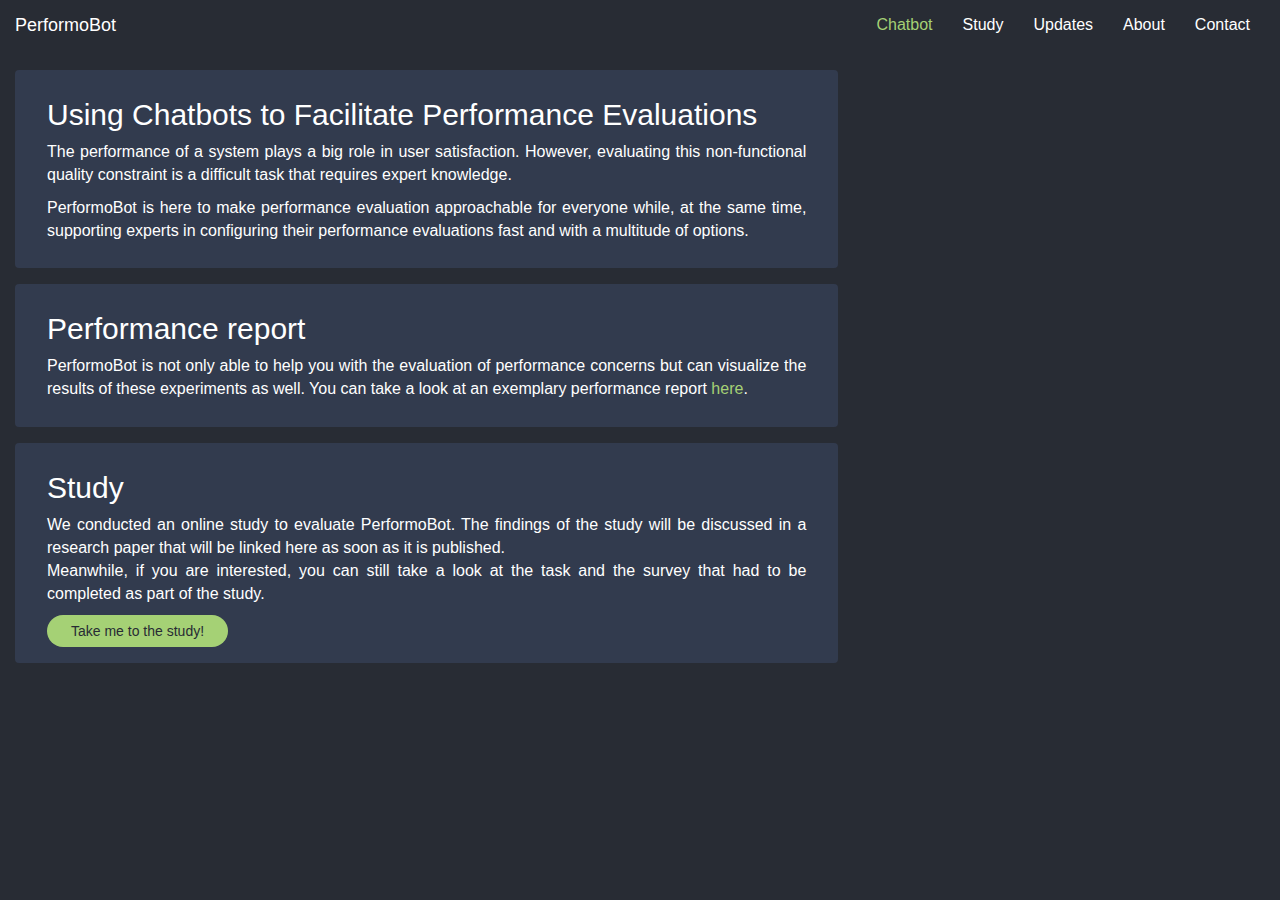
<file: index.html>
<!DOCTYPE html>
<html lang="en">

<head>
    <meta charset="utf-8">
    <meta http-equiv="X-UA-Compatible" content="IE=edge">
    <meta name="viewport" content="width=device-width, initial-scale=1">

    <title>PerformoBot</title>
    <link rel="stylesheet" href="https://stackpath.bootstrapcdn.com/bootstrap/3.4.1/css/bootstrap.min.css"
        integrity="sha384-HSMxcRTRxnN+Bdg0JdbxYKrThecOKuH5zCYotlSAcp1+c8xmyTe9GYg1l9a69psu" crossorigin="anonymous">
    <script src="https://code.jquery.com/jquery-1.12.4.min.js"
        integrity="sha384-nvAa0+6Qg9clwYCGGPpDQLVpLNn0fRaROjHqs13t4Ggj3Ez50XnGQqc/r8MhnRDZ"
        crossorigin="anonymous"></script>
    <script src="https://stackpath.bootstrapcdn.com/bootstrap/3.4.1/js/bootstrap.min.js"
        integrity="sha384-aJ21OjlMXNL5UyIl/XNwTMqvzeRMZH2w8c5cRVpzpU8Y5bApTppSuUkhZXN0VxHd"
        crossorigin="anonymous"></script>
    <link rel="stylesheet" type="text/css" href="style/index_new.css">
</head>

<body>
    <nav class="navbar navbar-default">
        <div class="container-fluid">
            <!-- Brand and toggle get grouped for better mobile display -->
            <div class="navbar-header">
                <button type="button" class="navbar-toggle collapsed" data-toggle="collapse"
                    data-target="#bs-example-navbar-collapse-1" aria-expanded="false">
                    <span class="sr-only">Toggle navigation</span>
                    <span class="icon-bar"></span>
                    <span class="icon-bar"></span>
                    <span class="icon-bar"></span>
                </button>
                <a class="navbar-brand" href="#">PerformoBot</a>
            </div>

            <!-- Collect the nav links, forms, and other content for toggling -->
            <div class="collapse navbar-collapse" id="bs-example-navbar-collapse-1">
                <ul class="nav navbar-nav navbar-right">
                    <li><a class="navbar-button navbar-button-selected" href="index_new.html">Chatbot</a></li>
                    <li><a class="navbar-button" href="study.html">Study</a></li>
                    <li><a class="navbar-button" href="updates.html">Updates</a></li>
                    <li><a class="navbar-button" href="about.html">About</a></li>
                    <li><a class="navbar-button" href="contact.html">Contact</a></li>
                </ul>
            </div><!-- /.navbar-collapse -->
        </div><!-- /.container-fluid -->
    </nav>
    <div class="container-fluid">
        <div class="row">
            <div class="col-sm-8">
                <div class="textbox">
                    <h2>Using Chatbots to Facilitate Performance Evaluations</h2>
                    <p align="justify">The performance of a system plays a big role in user
                        satisfaction. However, evaluating this non-functional quality constraint is a difficult task
                        that requires expert knowledge.</p>
                    <p align="justify">PerformoBot is here to make performance evaluation
                        approachable for everyone while, at the same time, supporting experts in configuring their
                        performance evaluations fast and with a multitude of options.</p>
                </div>
                <div class="row">
                    <div class="col-sm-12">
                        <div class="textbox">
                            <h2>Performance report</h2>
                            <p align="justify">PerformoBot is not only able to help you with the evaluation of performance concerns but
                                can visualize the results of these experiments as well. You can take a look at an exemplary performance report
                                <a target="_blank" href="./report/5894f982/Report.html">here</a>.</p>
                        </div>
                    </div>
                </div>
                <div class="row">
                    <div class="col-sm-12">
                        <div class="textbox">
                            <h2>Study</h2>
                            <p align="justify">We conducted an online study to evaluate PerformoBot. The findings of the study will be discussed in a research paper that will be linked here as soon as it is published.<br>Meanwhile, if you are interested, you can still take a look at the task and the survey that had to be completed as part of the study.</p>
                            <button type="button" class="btn btn-primary" onclick="window.location.href = 'study.html';">Take me to the study!</button>
                        </div>
                    </div>
                </div>
            </div>
            <div class="col-sm-4">
                <div class="chatbot-box">
                    <iframe title="chatbot-window" class="chatbot-window" allow="microphone;" width="100%" height="100%"
                        src="https://console.dialogflow.com/api-client/demo/embedded/bd792e20-19dd-41eb-9e57-14f40c01c0ce">
                    </iframe>
                </div>
            </div>
        </div>
    </div>
</body>

</html>
</file>
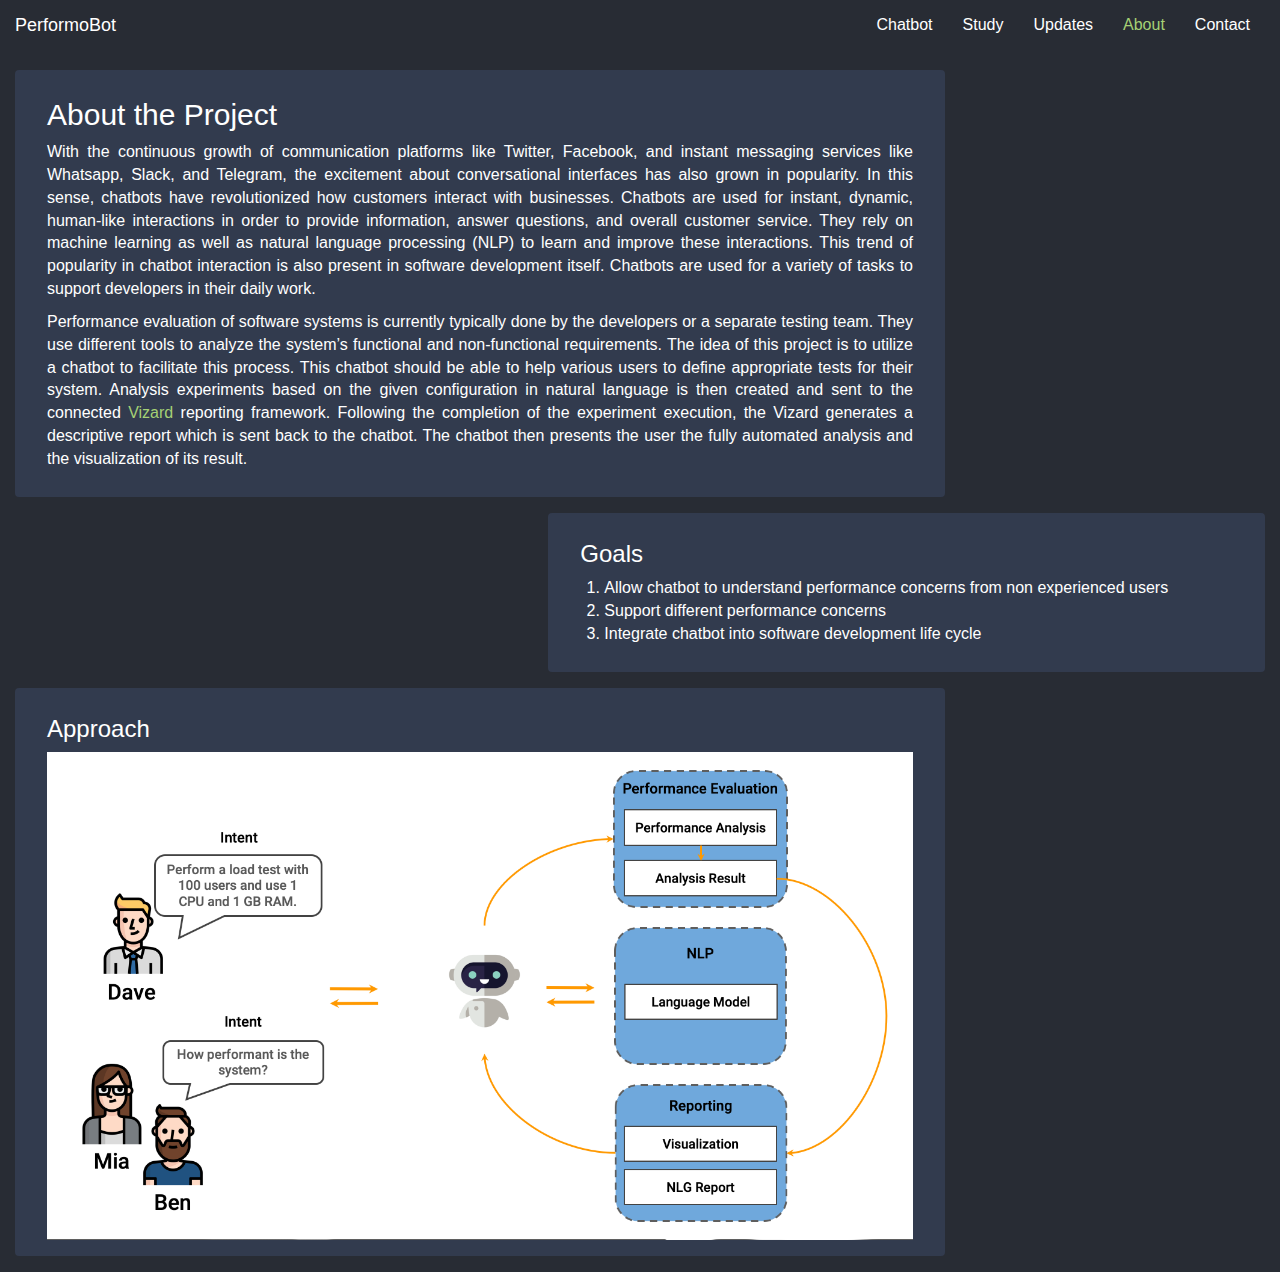
<file: about.html>
﻿<!DOCTYPE html>
<html lang="en">

<head>
    <meta charset="utf-8">
    <meta http-equiv="X-UA-Compatible" content="IE=edge">
    <meta name="viewport" content="width=device-width, initial-scale=1">

    <title>PerformoBot</title>
    <link rel="stylesheet" href="https://stackpath.bootstrapcdn.com/bootstrap/3.4.1/css/bootstrap.min.css"
        integrity="sha384-HSMxcRTRxnN+Bdg0JdbxYKrThecOKuH5zCYotlSAcp1+c8xmyTe9GYg1l9a69psu" crossorigin="anonymous">
    <script src="https://code.jquery.com/jquery-1.12.4.min.js"
        integrity="sha384-nvAa0+6Qg9clwYCGGPpDQLVpLNn0fRaROjHqs13t4Ggj3Ez50XnGQqc/r8MhnRDZ"
        crossorigin="anonymous"></script>
    <script src="https://stackpath.bootstrapcdn.com/bootstrap/3.4.1/js/bootstrap.min.js"
        integrity="sha384-aJ21OjlMXNL5UyIl/XNwTMqvzeRMZH2w8c5cRVpzpU8Y5bApTppSuUkhZXN0VxHd"
        crossorigin="anonymous"></script>
    <link rel="stylesheet" type="text/css" href="style/index_new.css">
</head>

<body>
    <nav class="navbar navbar-default">
        <div class="container-fluid">
            <!-- Brand and toggle get grouped for better mobile display -->
            <div class="navbar-header">
                <button type="button" class="navbar-toggle collapsed" data-toggle="collapse"
                    data-target="#bs-example-navbar-collapse-1" aria-expanded="false">
                    <span class="sr-only">Toggle navigation</span>
                    <span class="icon-bar"></span>
                    <span class="icon-bar"></span>
                    <span class="icon-bar"></span>
                </button>
                <a class="navbar-brand" href="index.html">PerformoBot</a>
            </div>

            <!-- Collect the nav links, forms, and other content for toggling -->
            <div class="collapse navbar-collapse" id="bs-example-navbar-collapse-1">
                <ul class="nav navbar-nav navbar-right">
                    <li><a class="navbar-button" href="index.html">Chatbot</a></li>
                    <li><a class="navbar-button" href="study.html">Study</a></li>
                    <li><a class="navbar-button" href="updates.html">Updates</a></li>
                    <li><a class="navbar-button navbar-button-selected" href="about.html">About</a></li>
                    <li><a class="navbar-button" href="contact.html">Contact</a></li>
                </ul>
            </div><!-- /.navbar-collapse -->
        </div><!-- /.container-fluid -->
    </nav>
    <div class="container-fluid">
        <div class="row">
            <div class="col-sm-9">
                <div class="textbox">
                    <h2>About the Project</h2>
                    <p align="justify">With the continuous growth of communication platforms like Twitter, Facebook, and
                        instant messaging services like Whatsapp, Slack, and Telegram,
                        the excitement about conversational interfaces has also grown in popularity. In this sense,
                        chatbots have revolutionized how customers interact with
                        businesses. Chatbots are used for instant, dynamic, human-like interactions in order to provide
                        information, answer questions, and overall customer
                        service. They rely on machine learning as well as natural language processing (NLP) to learn and
                        improve these interactions. This trend of popularity
                        in chatbot interaction is also present in software development itself. Chatbots are used for a
                        variety of tasks to support developers in their daily work.</p>
                    <p align="justify">Performance evaluation of software systems is currently typically done by the
                        developers or a separate testing team. They use different tools to analyze
                        the system’s functional and non-functional requirements. The idea of this project is to utilize
                        a chatbot to facilitate this process. This chatbot should be
                        able to help various users to define appropriate tests for their system.
                        Analysis experiments based on the given configuration in natural language is then created and
                        sent to the connected <a href="https://vizardous.herokuapp.com/">Vizard</a> reporting framework.
                        Following the completion of the experiment execution, the Vizard generates a descriptive
                        report which is sent back to the chatbot. The chatbot then
                        presents the user the fully automated analysis and the visualization of its result.</p>
                </div>
            </div>
        </div>
        <div class="row">
            <div class="col-sm-5"></div>
            <div class="col-sm-7">
                <div class="textbox">
                    <h3>Goals</h3>
                    <ol>
                        <li>Allow chatbot to understand performance concerns from non experienced users</li>
                        <li>Support different performance concerns</li>
                        <li>Integrate chatbot into software development life cycle</li>
                    </ol>
                </div>
            </div>
        </div>
        <div class="row">
            <div class="col-sm-9">
                <div class="textbox">
                    <h3>Approach</h3>
                    <img src="images/approach.png" alt="A figure that explains the approach of the chatbot" width="100%">
                </div>
            </div>
        </div>
    </div>
</body>

</html>
</file>
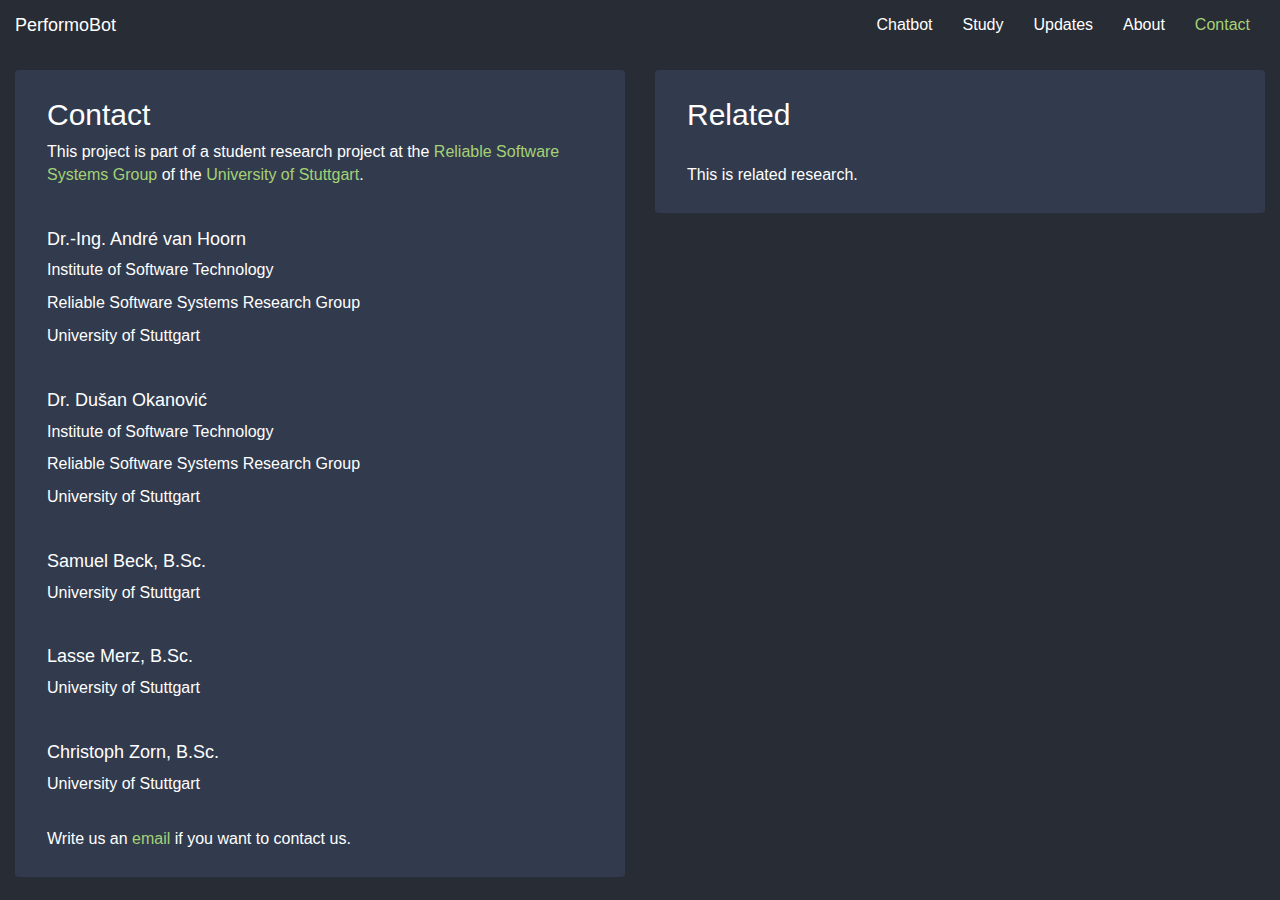
<file: contact.html>
<!DOCTYPE html>
<html lang="en">

<head>
    <meta charset="utf-8">
    <meta http-equiv="X-UA-Compatible" content="IE=edge">
    <meta name="viewport" content="width=device-width, initial-scale=1">

    <title>PerformoBot</title>
    <link rel="stylesheet" href="https://stackpath.bootstrapcdn.com/bootstrap/3.4.1/css/bootstrap.min.css"
        integrity="sha384-HSMxcRTRxnN+Bdg0JdbxYKrThecOKuH5zCYotlSAcp1+c8xmyTe9GYg1l9a69psu" crossorigin="anonymous">
    <script src="https://code.jquery.com/jquery-1.12.4.min.js"
        integrity="sha384-nvAa0+6Qg9clwYCGGPpDQLVpLNn0fRaROjHqs13t4Ggj3Ez50XnGQqc/r8MhnRDZ"
        crossorigin="anonymous"></script>
    <script src="https://stackpath.bootstrapcdn.com/bootstrap/3.4.1/js/bootstrap.min.js"
        integrity="sha384-aJ21OjlMXNL5UyIl/XNwTMqvzeRMZH2w8c5cRVpzpU8Y5bApTppSuUkhZXN0VxHd"
        crossorigin="anonymous"></script>
    <link rel="stylesheet" type="text/css" href="style/index_new.css">
</head>

<body>
    <nav class="navbar navbar-default">
        <div class="container-fluid">
            <!-- Brand and toggle get grouped for better mobile display -->
            <div class="navbar-header">
                <button type="button" class="navbar-toggle collapsed" data-toggle="collapse"
                    data-target="#bs-example-navbar-collapse-1" aria-expanded="false">
                    <span class="sr-only">Toggle navigation</span>
                    <span class="icon-bar"></span>
                    <span class="icon-bar"></span>
                    <span class="icon-bar"></span>
                </button>
                <a class="navbar-brand" href="index.html">PerformoBot</a>
            </div>

            <!-- Collect the nav links, forms, and other content for toggling -->
            <div class="collapse navbar-collapse" id="bs-example-navbar-collapse-1">
                <ul class="nav navbar-nav navbar-right">
                    <li><a class="navbar-button" href="index.html">Chatbot</a></li>
                    <li><a class="navbar-button" href="study.html">Study</a></li>
                    <li><a class="navbar-button" href="updates.html">Updates</a></li>
                    <li><a class="navbar-button" href="about.html">About</a></li>
                    <li><a class="navbar-button navbar-button-selected" href="contact.html">Contact</a></li>
                </ul>
            </div><!-- /.navbar-collapse -->
        </div><!-- /.container-fluid -->
    </nav>
    <div class="container-fluid">
            <div class="row">
                <div class="col-sm-6">
                    <div class="textbox">
                        <h2>Contact</h2>
                        <p>This project is part of a student research project at the <a href="https://www.iste.uni-stuttgart.de/rss/">Reliable Software Systems Group</a> of the <a href="https://www.uni-stuttgart.de/en/index.html">University of Stuttgart</a>.</p>
                        </br>
                        <h4>Dr.-Ing. André van Hoorn</h4>
                        <p>Institute of Software Technology</p>
                        <p>Reliable Software Systems Research Group</p>
                        <p>University of Stuttgart</p>
                        </br>
                        <h4>Dr. Dušan Okanović</h4>
                        <p>Institute of Software Technology</p>
                        <p>Reliable Software Systems Research Group</p>
                        <p>University of Stuttgart</p>
                        </br>
                        <h4>Samuel Beck, B.Sc.</h4>
                        <p>University of Stuttgart</p>
                        </br>
                        <h4>Lasse Merz, B.Sc.</h4>
                        <p>University of Stuttgart</p>
                        </br>
                        <h4>Christoph Zorn, B.Sc.</h4>
                        <p>University of Stuttgart</p>
                        </br>
                        <p>Write us an <a href="mailto:performobot@gmail.com">email</a> if you want to contact us.</p>
                    </div>
                </div>
                <div class="col-sm-6">
                    <div class="textbox">
                        <h2>Related</h2>
                        </br>
                        <p algin="justify">This is related research.</p>
                    </div>
                </div>
            </div>
            <!-- <div class="row">
                
            </div> -->
        </div>
</body>

</html>
</file>
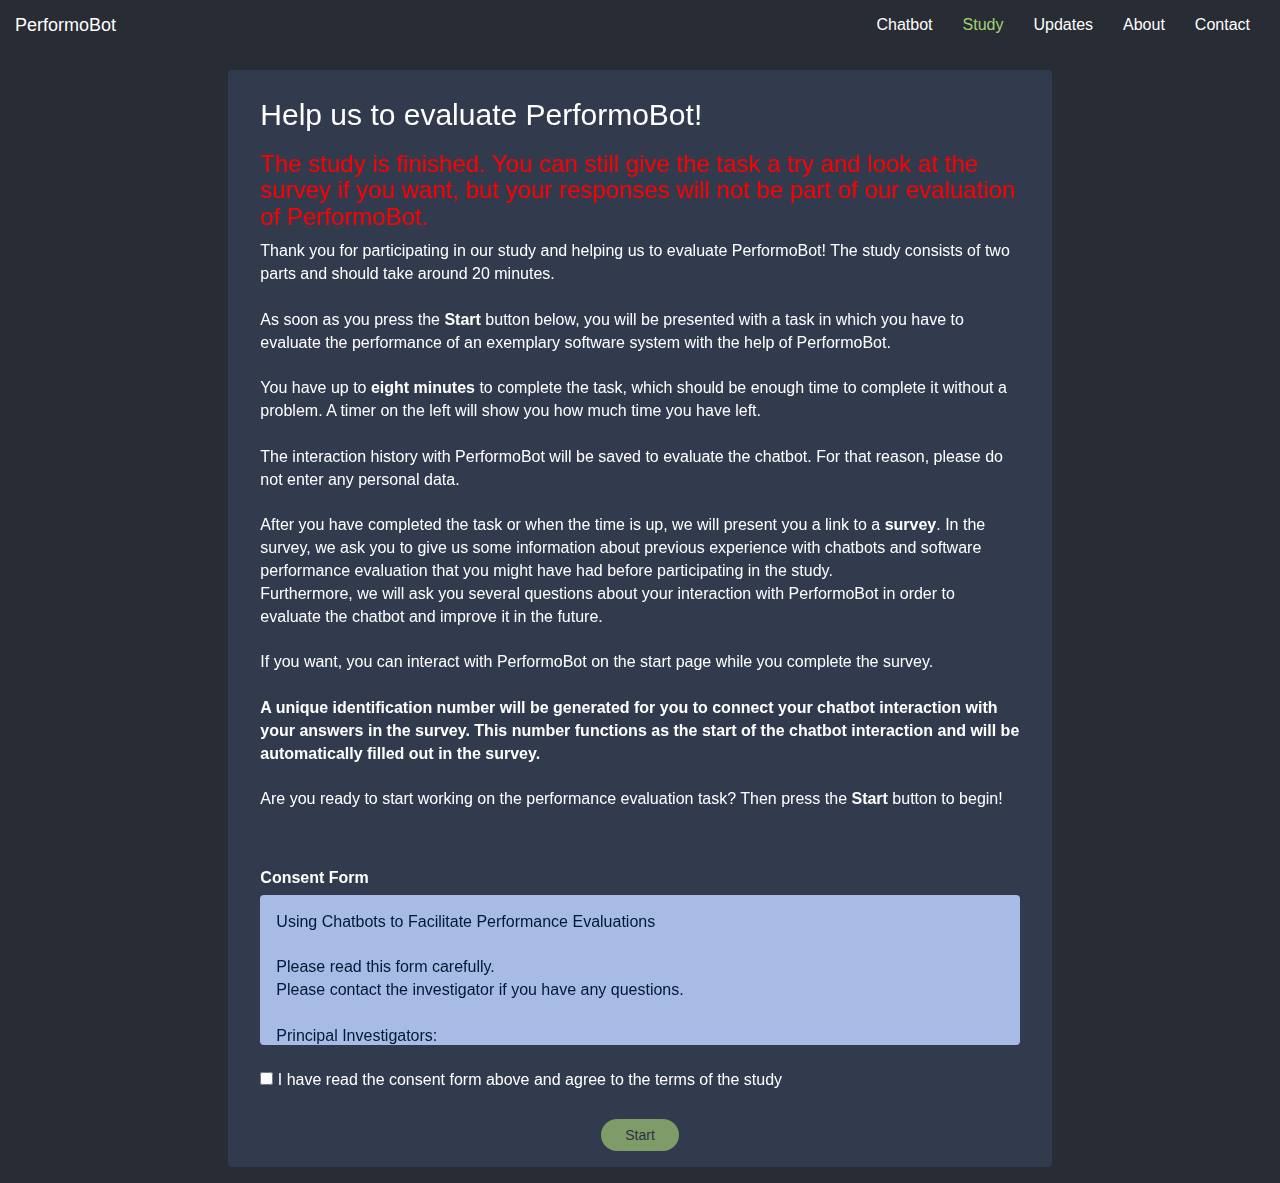
<file: study.html>
<!DOCTYPE html>
<html lang="en">

<head>
    <meta charset="utf-8">
    <meta http-equiv="X-UA-Compatible" content="IE=edge">
    <meta name="viewport" content="width=device-width, initial-scale=1">

    <title>PerformoBot</title>
    <link rel="stylesheet" href="https://stackpath.bootstrapcdn.com/bootstrap/3.4.1/css/bootstrap.min.css"
        integrity="sha384-HSMxcRTRxnN+Bdg0JdbxYKrThecOKuH5zCYotlSAcp1+c8xmyTe9GYg1l9a69psu" crossorigin="anonymous">
    <script src="https://code.jquery.com/jquery-1.12.4.min.js"
        integrity="sha384-nvAa0+6Qg9clwYCGGPpDQLVpLNn0fRaROjHqs13t4Ggj3Ez50XnGQqc/r8MhnRDZ"
        crossorigin="anonymous"></script>
    <script src="https://stackpath.bootstrapcdn.com/bootstrap/3.4.1/js/bootstrap.min.js"
        integrity="sha384-aJ21OjlMXNL5UyIl/XNwTMqvzeRMZH2w8c5cRVpzpU8Y5bApTppSuUkhZXN0VxHd"
        crossorigin="anonymous"></script>
    <link rel="stylesheet" type="text/css" href="style/index_new.css">

    <script>
        function showStudy() {
            window.open("study_task.html");
        }

        function checkbox_clicked(cb) {
            let startBtn = document.getElementById("start-study-id");

            if (cb.checked) {
                startBtn.disabled = false;
            } else {
                startBtn.disabled = true;
            }
        }
    </script>
</head>

<body>
    <nav class="navbar navbar-default">
        <div class="container-fluid">
            <!-- Brand and toggle get grouped for better mobile display -->
            <div class="navbar-header">
                <button type="button" class="navbar-toggle collapsed" data-toggle="collapse"
                    data-target="#bs-example-navbar-collapse-1" aria-expanded="false">
                    <span class="sr-only">Toggle navigation</span>
                    <span class="icon-bar"></span>
                    <span class="icon-bar"></span>
                    <span class="icon-bar"></span>
                </button>
                <a class="navbar-brand" href="index.html">PerformoBot</a>
            </div>

            <!-- Collect the nav links, forms, and other content for toggling -->
            <div class="collapse navbar-collapse" id="bs-example-navbar-collapse-1">
                <ul class="nav navbar-nav navbar-right">
                    <li><a class="navbar-button" href="index.html">Chatbot</a></li>
                    <li><a class="navbar-button navbar-button-selected" href="study.html">Study</a></li>
                    <li><a class="navbar-button" href="updates.html">Updates</a></li>
                    <li><a class="navbar-button" href="about.html">About</a></li>
                    <li><a class="navbar-button" href="contact.html">Contact</a></li>
                </ul>
            </div><!-- /.navbar-collapse -->
        </div><!-- /.container-fluid -->
    </nav>
    <div class="container-fluid">
        <div class="row">
            <div class="col-md-8 col-md-offset-2">
                <div class="textbox">
                    <h2>Help us to evaluate PerformoBot!</h2>
                    <h3 class="disclaimer">The study is finished. You can still give the task a try and look at the survey if you want, but your responses will not be part of our evaluation of PerformoBot.</h3>                    
                    <p>
                        Thank you for participating in our study and helping us to evaluate PerformoBot! The study
                        consists of two parts and should take around 20 minutes.<br> <br>
                        As soon as you press the <b>Start</b> button below, you will be presented with a task in which
                        you have to evaluate the performance of an exemplary software system with the help of
                        PerformoBot. <br> <br>
                        You have up to <b>eight minutes</b> to complete the task, which should be enough time to
                        complete it without a problem. A timer on the left will show you how much time you have left.
                        <br> <br>
                        The interaction history with PerformoBot will be saved to evaluate the chatbot. For that reason, please do not enter any personal data.<br> <br>
                        After you have completed the task or when the time is up, we will present you a link to a
                        <b>survey</b>. In the survey, we ask you to give us some information about previous experience
                        with chatbots and software performance evaluation that you might have had before participating in the study.
                        <br>
                        Furthermore, we will ask you several questions about your interaction with PerformoBot in order to evaluate the chatbot and improve it in the future. <br> <br>
                        If you want, you can interact with PerformoBot on the start page while you complete the
                        survey.<br> <br>
                        <b>A unique identification number will be generated for you to connect your chatbot interaction with your answers in the survey. This number functions as the start of the chatbot interaction and will be automatically filled out in the survey.</b> <br> <br>
                        Are you ready to start working on the performance evaluation task? Then press the <b>Start</b>
                        button to begin!
                    </p>
                    <br>
                    <br>
                    <div class="consent-form-container">
                        <label for="consent-form" id="consent-form-label">Consent Form</label>
                        <textarea id="consent-form" readonly>
Using Chatbots to Facilitate Performance Evaluations

Please read this form carefully.
Please contact the investigator if you have any questions.

Principal Investigators:
André van Hoorn (University of Stuttgart),
Fabian Beck (University of Duisburg-Essen)

Information:
I participate in this study voluntarily and can withdraw from the study at any time without giving reasons and without any negative consequences.

I have been informed in writing about the aims and the procedures of the study, the advantages and disadvantages, as well as potential risks.

I was given sufficient time to make a decision about participating in the study.

By checking the checkbox below, I certify that I fulfill the requirements for participating in the study.

I agree that the responsible investigators and/or the members of the Ethics Commission have access to the original data under strictly observed rules of confidentiality.

I am aware that during the study I have to comply with the requirements and limitations described in the description above.
                        </textarea>
                        <br>
                        <input type="checkbox" name="consent" value="consent" id="consent-checkbox" onclick="checkbox_clicked(this);">
                        <label for="consent-checkbox" id="checkbox-label">I have read the consent form above and agree to the terms of the study</label>
                    </div>                           
                    <br>                             
                    <button type="button" id="start-study-id" class="btn btn-primary btn-start-study"
                        onclick="showStudy()" disabled>Start</button>
                </div>
            </div>
        </div>
    </div>
</body>

</html>
</file>
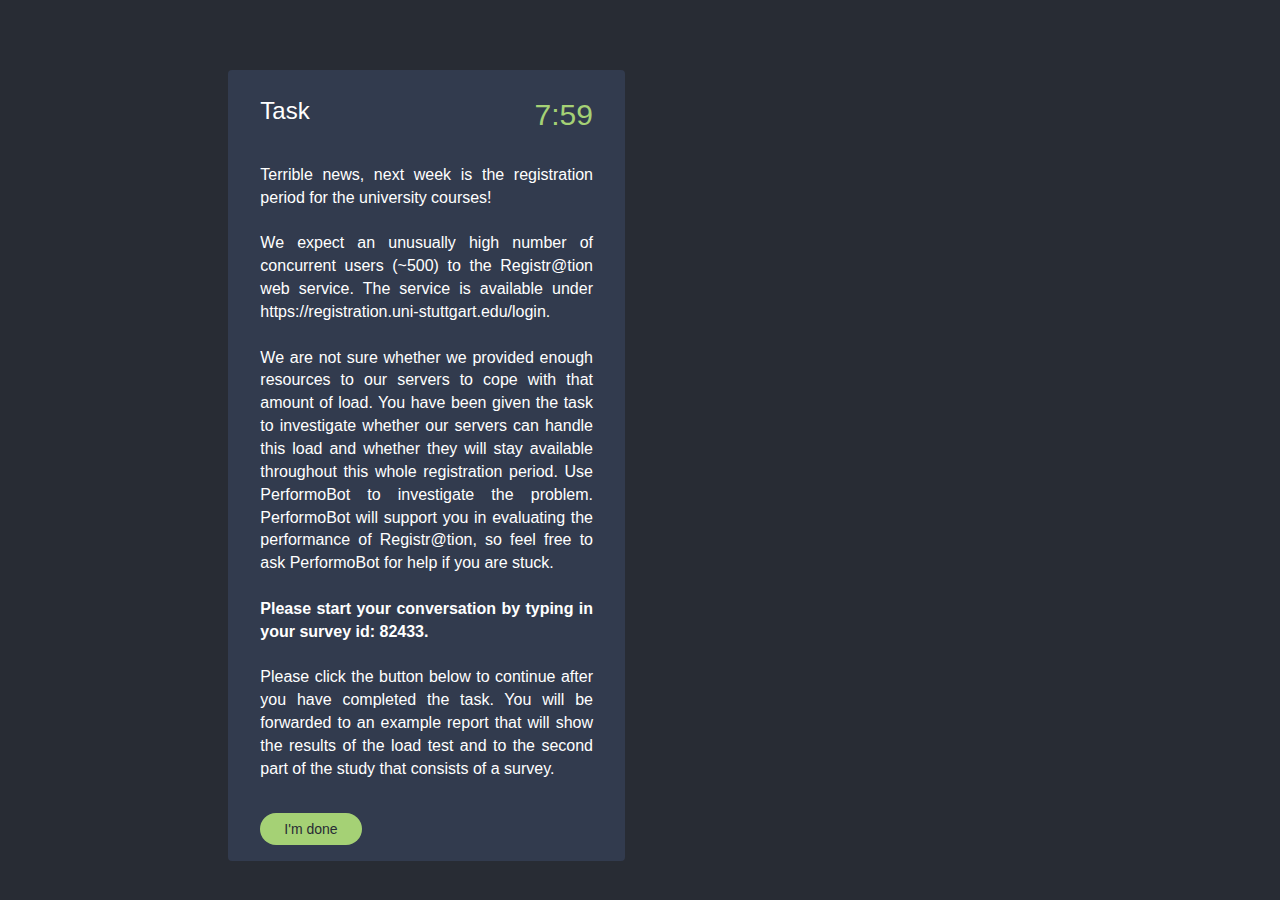
<file: study_task.html>
<!DOCTYPE html>
<html lang="en">

<head>
    <meta charset="utf-8">
    <meta http-equiv="X-UA-Compatible" content="IE=edge">
    <meta name="viewport" content="width=device-width, initial-scale=1">

    <title>PerformoBot Study</title>
    <link rel="stylesheet" href="https://stackpath.bootstrapcdn.com/bootstrap/3.4.1/css/bootstrap.min.css"
        integrity="sha384-HSMxcRTRxnN+Bdg0JdbxYKrThecOKuH5zCYotlSAcp1+c8xmyTe9GYg1l9a69psu" crossorigin="anonymous">
    <script src="https://code.jquery.com/jquery-1.12.4.min.js"
        integrity="sha384-nvAa0+6Qg9clwYCGGPpDQLVpLNn0fRaROjHqs13t4Ggj3Ez50XnGQqc/r8MhnRDZ"
        crossorigin="anonymous"></script>
    <script src="https://stackpath.bootstrapcdn.com/bootstrap/3.4.1/js/bootstrap.min.js"
        integrity="sha384-aJ21OjlMXNL5UyIl/XNwTMqvzeRMZH2w8c5cRVpzpU8Y5bApTppSuUkhZXN0VxHd"
        crossorigin="anonymous"></script>
    <link rel="stylesheet" type="text/css" href="style/index_new.css">

    <script>
    var counterEndDate;
    var interval;
	const id = random_id();
	const surveyLink = "https://docs.google.com/forms/d/e/1FAIpQLSdqrDNt_Jx0F5SGGfq-E4UxNVVlxQPpO7OBYU1b7nhCegVobg/viewform?usp=pp_url&entry.378572693="+ id;

	function random_id() {
 		 return (
   		 Number(String(Math.random()).slice(2)) + 
   		 Date.now() + 
   		 Math.round(performance.now())
  		).toString(10).slice(0,5);
	}

        function startCounter() {
            document.getElementById("counter").innerHTML = "8:00";

            var currentDate = new Date();
            counterEndDate = new Date();
            counterEndDate.setMinutes(currentDate.getMinutes() + 8);

            interval = setInterval(function () {
                var now = new Date().getTime();
                var distance = counterEndDate - now;

                var minutes = Math.floor((distance % (1000 * 60 * 60)) / (1000 * 60));
                var seconds = Math.floor((distance % (1000 * 60)) / 1000);

		if(seconds < 10){
			seconds = "0" + seconds;
		}

                document.getElementById("counter").innerHTML = minutes + ":" + seconds;

                if (distance < 0) {
                    // time's up
                    clearInterval(interval);
                    endTask();
                }
            }, 200);
        }

        function loadSurvey() {          
            window.open(surveyLink);
        }

        function showReport() {
            window.open("./report/48b49d70/Report.html");

            const surveyBtn = document.getElementById("show-survey-btn");
            surveyBtn.disabled = false;
        }

        function finishTask() {            
            let finishTask = confirm("Are you sure that you want to finish the task?\n\nPlease only do this if you have either completed the task or are stuck.");

            if (finishTask) {
                clearInterval(interval);

                const studyContainer = document.getElementById("study-container");
                studyContainer.style.display = "none";

                const taskFinishedContainer = document.getElementById("task-finished-container");
                taskFinishedContainer.style.display = "block";
            }
        }

        function endTask() {
            // Hide study container
            const studyContainer = document.getElementById("study-container");
            studyContainer.style.display = "none";

            // Show message and ask user to continue with survey
            const surveyContainer = document.getElementById("survey-container");
            surveyContainer.style.display = "block";
        }

    </script>
</head>

<body onload="startCounter()">
    <div class="container-fluid">
        <div class="row" id="study-container">
            <div class="col-md-4 col-md-offset-2">
                <div class="textbox">
                    <div class="task-header">
                        <h3 id="task-heading">Task</h3>
                        <h2 id="counter"></h2>
                    </div>
                    <br>
                    <p align="justify">
                        Terrible news, next week is the registration period for the university courses! <br><br>
                        We expect an unusually high number of concurrent users (~500) to the Registr@tion web service. 			The service is available under https://registration.uni-stuttgart.edu/login. <br><br> We are 			not sure whether we provided enough resources to our servers to cope with that amount of load.
                        You have been given the task to investigate whether our servers can handle this load and 				whether they will stay available throughout this whole registration period. Use PerformoBot to 				investigate the problem.
                        PerformoBot will support you in evaluating the performance of Registr@tion, so feel free to ask 			PerformoBot for help if you are stuck. <br> <br>

                        <b>Please start your conversation by typing in your survey id: <script type="text/javascript">
        document.write(id)
      </script>.</b> <br><br>

                        Please click the button below to continue after you have completed the task. You will be forwarded to an example report that will show the results of the load test and to the second part of the study that consists of a survey.
                    </p>
                    <br>
                    <button type="button" id="start-survey-id" class="btn btn-primary" onclick="finishTask()">I'm done</button>
                </div>
            </div>
            <div class="col-md-4">
                <div class="chatbot-box" id="chatbot-box">
                    <iframe title="chatbot-window" class="chatbot-window" allow="microphone;" width="100%" height="100%"
                        src="https://console.dialogflow.com/api-client/demo/embedded/bd792e20-19dd-41eb-9e57-14f40c01c0ce">
                    </iframe>
                </div>
            </div>
        </div>
        <div class="row" id="survey-container">
            <div class="col-md-8 col-md-offset-2">
                <div class="textbox" id="survey-box">
                   <h3>TIME'S UP</h3>
                   <p>The time that you had to work on the task has passed. <br><br>
                    The query that you should have created with PerformoBot would have been: <br>
                    <em>Perform a load test with 500 users at https://registration.uni-stuttgart.edu/login and measure the server status.</em> <br><br>
                    If you could not configure the load test and let PerformoBot create a performance report for you, you can access the report for the query above <a target="_blank" rel="noopener noreferrer" href="./report/48b49d70/Report.html">here.</a> <br>
                    Please take a look at it if you haven't yet and try to figure out if the servers are able to handle the load. <br><br>
                    Afterwards, please continue the study by filling out the survey. <br>
                   </p>
                   <button type="button" class="btn btn-primary" onclick="loadSurvey()">Survey</button>
                </div>
            </div>
        </div>
        <div class="row" id="task-finished-container">
            <div class="col-md-8 col-md-offset-2">
                <div class="textbox" id="task-finished-message">
                    <h3>Thank you for finishing the task!</h3>
                    <p>After you ask PerformoBot to run the load test that you have configured it would usually present the results to you in the form of a generated report.
                        To save time, we will show you an example report for the following query: <br> <br>
                        <em>Perform a load test with 500 users at https://registration.uni-stuttgart.edu/login and measure the server status.</em> <br><br>

                        Please open the report and try to find out if the servers of our Registr@tion service would be able to handle the load. <br> <br>
                        After you have taken a look at the report come back to this window and click the other button to open the survey which makes up the second part of the study.

                    </p>
                    <br>
                    <button type="button" id="show-report-btn" class="btn btn-primary" onclick="showReport()">Show report</button>
                    <button type="button" id="show-survey-btn" class="btn btn-primary" onclick="loadSurvey()" disabled>Start survey</button>
                </div>
            </div>
        </div>
    </div>
</body>

</html>
</file>
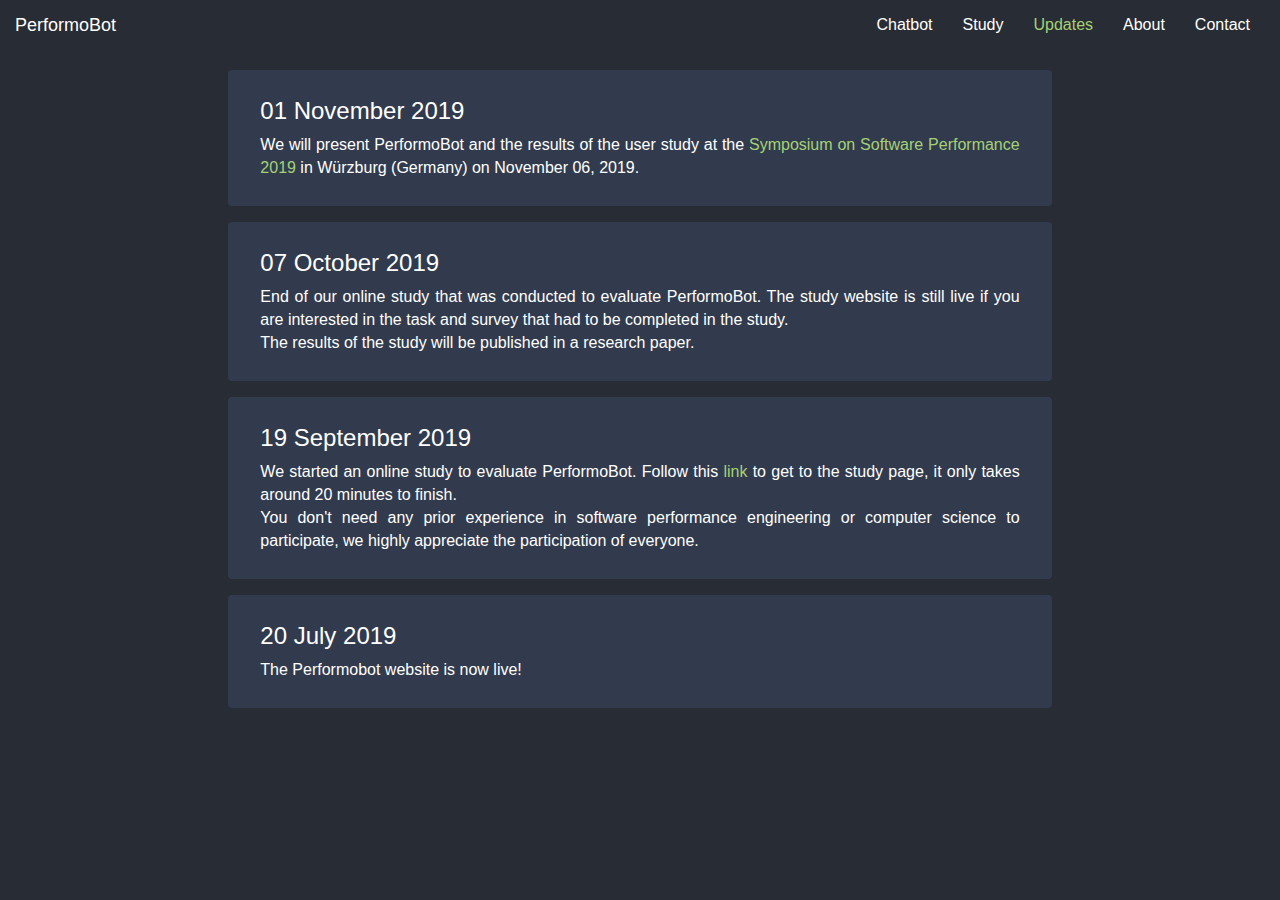
<file: updates.html>
<!DOCTYPE html>
<html lang="en">

<head>
    <meta charset="utf-8">
    <meta http-equiv="X-UA-Compatible" content="IE=edge">
    <meta name="viewport" content="width=device-width, initial-scale=1">

    <title>PerformoBot</title>
    <link rel="stylesheet" href="https://stackpath.bootstrapcdn.com/bootstrap/3.4.1/css/bootstrap.min.css"
        integrity="sha384-HSMxcRTRxnN+Bdg0JdbxYKrThecOKuH5zCYotlSAcp1+c8xmyTe9GYg1l9a69psu" crossorigin="anonymous">
    <script src="https://code.jquery.com/jquery-1.12.4.min.js"
        integrity="sha384-nvAa0+6Qg9clwYCGGPpDQLVpLNn0fRaROjHqs13t4Ggj3Ez50XnGQqc/r8MhnRDZ"
        crossorigin="anonymous"></script>
    <script src="https://stackpath.bootstrapcdn.com/bootstrap/3.4.1/js/bootstrap.min.js"
        integrity="sha384-aJ21OjlMXNL5UyIl/XNwTMqvzeRMZH2w8c5cRVpzpU8Y5bApTppSuUkhZXN0VxHd"
        crossorigin="anonymous"></script>
    <link rel="stylesheet" type="text/css" href="style/index_new.css">
</head>

<body>
    <nav class="navbar navbar-default">
        <div class="container-fluid">
            <!-- Brand and toggle get grouped for better mobile display -->
            <div class="navbar-header">
                <button type="button" class="navbar-toggle collapsed" data-toggle="collapse"
                    data-target="#bs-example-navbar-collapse-1" aria-expanded="false">
                    <span class="sr-only">Toggle navigation</span>
                    <span class="icon-bar"></span>
                    <span class="icon-bar"></span>
                    <span class="icon-bar"></span>
                </button>
                <a class="navbar-brand" href="index.html">PerformoBot</a>
            </div>

            <!-- Collect the nav links, forms, and other content for toggling -->
            <div class="collapse navbar-collapse" id="bs-example-navbar-collapse-1">
                <ul class="nav navbar-nav navbar-right">
                    <li><a class="navbar-button" href="index.html">Chatbot</a></li>
                    <li><a class="navbar-button" href="study.html">Study</a></li>
                    <li><a class="navbar-button navbar-button-selected" href="updates.html">Updates</a></li>
                    <li><a class="navbar-button" href="about.html">About</a></li>
                    <li><a class="navbar-button" href="contact.html">Contact</a></li>
                </ul>
            </div><!-- /.navbar-collapse -->
        </div><!-- /.container-fluid -->
    </nav>
    <div class="container-fluid">
            <div class="row">
                    <div class="col-md-8 col-md-offset-2">
                        <div class="textbox">
                            <h3>01 November 2019</h3>
                            <p align="justify">
                                We will present PerformoBot and the results of the user study at the <a href="https://www.performance-symposium.org/2019/">Symposium on Software Performance 2019</a> in Würzburg (Germany) on November 06, 2019.
                            </p>
                        </div>
                    </div>
                </div>
            <div class="row">
                    <div class="col-md-8 col-md-offset-2">
                        <div class="textbox">
                            <h3>07 October 2019</h3>
                            <p align="justify">
                                End of our online study that was conducted to evaluate PerformoBot. The study website is still live if you are interested in the task and survey that had to be completed in the study.<br>
                                The results of the study will be published in a research paper.
                            </p>
                        </div>
                    </div>
                </div>
        <div class="row">
            <div class="col-md-8 col-md-offset-2">
                <div class="textbox">
                    <h3>19 September 2019</h3>
                    <p align="justify">
                        We started an online study to evaluate PerformoBot. Follow this <a href="study.html">link</a> to get to the study page, it only takes around 20 minutes to finish.<br>
                        You don't need any prior experience in software performance engineering or computer science to participate, we highly appreciate the participation of everyone.
                    </p>
                </div>
            </div>
        </div>
        <div class="row">
            <div class="col-md-8 col-md-offset-2">
                <div class="textbox">
                    <h3>20 July 2019</h3>
                    <p align="justify">The Performobot website is now live!</p>
                </div>
            </div>
        </div>
    </div>
</body>

</html>
</file>
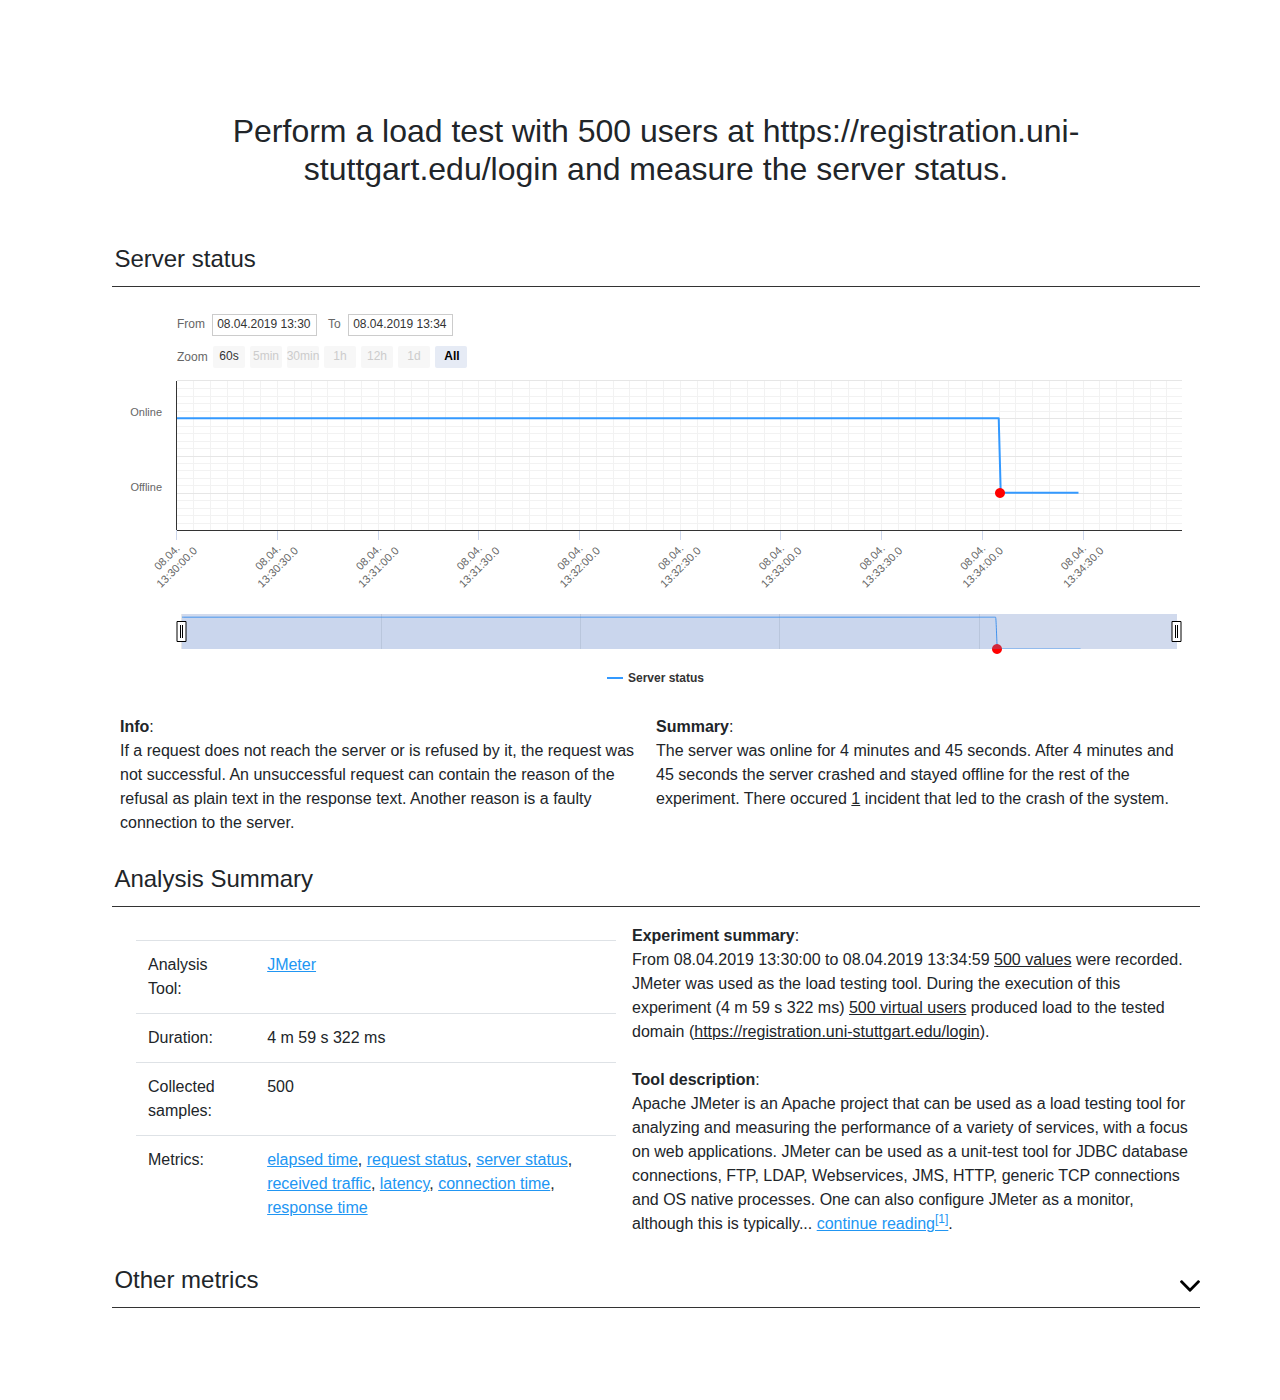
<file: report/48b49d70/Report.html>
<!DOCTYPE html>
<html lang="en">
<head>

  
  
  
  
  

  <title>Performance Report</title>

    <meta charset="utf-8">
  <meta name="viewport" content="width=device-width, initial-scale=1">

  

  <script type="text/javascript" src="./static/js/jquery.min.js"></script>
  <script type="text/javascript" src="./static/js/bootstrap.min.js"></script>

  <link rel="stylesheet" type="text/css" href="./static/css/bootstrap.min.css">

  <link rel="stylesheet" type="text/css" href="./static/css/main.css">


  <script type="text/javascript" src="./static/js/highstock.js"></script>

  <script type="text/javascript" src="./static/js/util.js"></script>
  <script type="text/javascript" src="./static/js/charts.js"></script>
  <script type="text/javascript" src="./static/js/text.js"></script>

  <link rel="stylesheet" type="text/css" href="./static/css/report.css">

  <script>

    

      $(document).ready(function () {
        
        $(document).mouseup(function (e) {
          var overlay = $(".v-overlay");

          if (overlay.is(e.target)) {
            overlay.hide();
          }
        });

        
        $('[data-toggle="tooltip"]').tooltip();

        
        

          chart("elapsed_time", "Elapsed time", {'unit': 'ms', 'type': 'spline', 'data': [[1554730200000, 353], [1554730200524, 239], [1554730201124, 229], [1554730201724, 230], [1554730202325, 233], [1554730202923, 250], [1554730203525, 229], [1554730204123, 230], [1554730204724, 227], [1554730205324, 224], [1554730205923, 244], [1554730206525, 229], [1554730207124, 243], [1554730207723, 318], [1554730208324, 230], [1554730208922, 234], [1554730209524, 240], [1554730210124, 260], [1554730210724, 241], [1554730211325, 243], [1554730211922, 240], [1554730212524, 228], [1554730213124, 232], [1554730213724, 325], [1554730214324, 254], [1554730214922, 232], [1554730215523, 368], [1554730216122, 243], [1554730216724, 285], [1554730217324, 232], [1554730217923, 232], [1554730218524, 239], [1554730219122, 260], [1554730219722, 232], [1554730220324, 330], [1554730220923, 241], [1554730221523, 240], [1554730222124, 243], [1554730222723, 226], [1554730223322, 237], [1554730223923, 248], [1554730224523, 259], [1554730225123, 245], [1554730225722, 241], [1554730226323, 314], [1554730226923, 254], [1554730227523, 235], [1554730228123, 289], [1554730228723, 250], [1554730229324, 236], [1554730229923, 232], [1554730230521, 266], [1554730231122, 229], [1554730231722, 238], [1554730232321, 256], [1554730232923, 229], [1554730233523, 246], [1554730234121, 312], [1554730234721, 264], [1554730235323, 251], [1554730235923, 354], [1554730236523, 237], [1554730237124, 239], [1554730237724, 237], [1554730238323, 244], [1554730238923, 235], [1554730239524, 240], [1554730240123, 286], [1554730240724, 249], [1554730241323, 229], [1554730241922, 296], [1554730242523, 242], [1554730243124, 245], [1554730243725, 247], [1554730244323, 245], [1554730244923, 229], [1554730245522, 260], [1554730246122, 242], [1554730246723, 236], [1554730247324, 229], [1554730247923, 267], [1554730248523, 239], [1554730249123, 239], [1554730249722, 242], [1554730250322, 244], [1554730250923, 236], [1554730251523, 250], [1554730252123, 255], [1554730252722, 270], [1554730253323, 236], [1554730253923, 229], [1554730254523, 253], [1554730255123, 235], [1554730255724, 1382], [1554730256323, 232], [1554730256922, 244], [1554730257522, 239], [1554730258123, 244], [1554730258724, 275], [1554730259323, 225], [1554730259923, 237], [1554730260522, 261], [1554730261123, 255], [1554730261723, 240], [1554730262324, 360], [1554730262923, 230], [1554730263522, 232], [1554730264123, 308], [1554730264723, 245], [1554730265323, 248], [1554730265923, 230], [1554730266523, 277], [1554730267123, 248], [1554730267723, 240], [1554730268322, 316], [1554730268923, 230], [1554730269523, 253], [1554730270123, 355], [1554730270723, 260], [1554730271322, 246], [1554730271923, 242], [1554730272523, 231], [1554730273122, 231], [1554730273723, 239], [1554730274323, 261], [1554730274922, 241], [1554730275522, 238], [1554730276123, 311], [1554730276723, 236], [1554730277323, 237], [1554730277923, 247], [1554730278522, 234], [1554730279123, 230], [1554730279722, 241], [1554730280321, 251], [1554730280922, 317], [1554730281522, 240], [1554730282121, 224], [1554730282722, 251], [1554730283321, 239], [1554730283921, 239], [1554730284521, 243], [1554730285123, 268], [1554730285722, 229], [1554730286323, 239], [1554730286923, 349], [1554730287523, 250], [1554730288122, 244], [1554730288723, 262], [1554730289322, 236], [1554730289923, 251], [1554730290522, 228], [1554730291123, 231], [1554730291723, 250], [1554730292324, 232], [1554730292922, 386], [1554730293523, 251], [1554730294123, 240], [1554730294723, 334], [1554730295322, 236], [1554730295923, 278], [1554730296523, 281], [1554730297122, 262], [1554730297723, 238], [1554730298322, 238], [1554730298923, 254], [1554730299523, 229], [1554730300123, 278], [1554730300723, 300], [1554730301323, 240], [1554730301922, 256], [1554730302523, 308], [1554730303122, 260], [1554730303723, 238], [1554730304323, 296], [1554730304924, 244], [1554730305523, 242], [1554730306123, 240], [1554730306723, 230], [1554730307323, 237], [1554730307923, 231], [1554730308523, 238], [1554730309123, 254], [1554730309722, 229], [1554730310322, 245], [1554730310923, 239], [1554730311523, 247], [1554730312122, 236], [1554730312722, 242], [1554730313323, 325], [1554730313923, 230], [1554730314522, 237], [1554730315123, 239], [1554730315723, 227], [1554730316322, 246], [1554730316923, 240], [1554730317523, 247], [1554730318122, 231], [1554730318722, 246], [1554730319323, 267], [1554730319930, 243], [1554730320523, 226], [1554730321124, 344], [1554730321722, 248], [1554730322323, 241], [1554730322923, 328], [1554730323523, 240], [1554730324123, 245], [1554730324723, 246], [1554730325322, 244], [1554730325922, 243], [1554730326521, 227], [1554730327121, 305], [1554730327721, 228], [1554730328322, 247], [1554730328922, 316], [1554730329521, 222], [1554730330122, 249], [1554730330722, 368], [1554730331322, 250], [1554730331923, 240], [1554730332523, 238], [1554730333122, 231], [1554730333722, 241], [1554730334322, 236], [1554730334922, 266], [1554730335523, 230], [1554730336122, 232], [1554730336722, 336], [1554730337322, 241], [1554730337923, 243], [1554730338522, 302], [1554730339123, 240], [1554730339723, 249], [1554730340323, 239], [1554730340923, 234], [1554730341522, 238], [1554730342124, 236], [1554730342723, 249], [1554730343323, 234], [1554730343924, 236], [1554730344523, 231], [1554730345123, 227], [1554730345724, 242], [1554730346324, 225], [1554730346924, 241], [1554730347524, 351], [1554730348123, 221], [1554730348724, 224], [1554730349322, 347], [1554730349923, 229], [1554730350523, 243], [1554730351123, 253], [1554730351723, 236], [1554730352322, 238], [1554730352923, 243], [1554730353523, 253], [1554730354123, 233], [1554730354723, 239], [1554730355323, 304], [1554730355922, 233], [1554730356523, 234], [1554730357123, 343], [1554730357723, 221], [1554730358322, 228], [1554730358923, 241], [1554730359523, 242], [1554730360122, 232], [1554730360722, 225], [1554730361323, 261], [1554730361923, 243], [1554730362523, 228], [1554730363123, 367], [1554730363723, 228], [1554730364323, 238], [1554730364922, 371], [1554730365523, 245], [1554730366124, 226], [1554730366723, 228], [1554730367322, 222], [1554730367922, 237], [1554730368522, 246], [1554730369123, 281], [1554730369722, 237], [1554730370321, 228], [1554730370922, 252], [1554730371521, 232], [1554730372122, 229], [1554730372722, 230], [1554730373322, 238], [1554730373921, 400], [1554730374522, 226], [1554730375122, 244], [1554730375723, 262], [1554730376323, 240], [1554730376923, 238], [1554730377523, 237], [1554730378122, 225], [1554730378722, 225], [1554730379322, 225], [1554730379922, 255], [1554730380522, 235], [1554730381122, 235], [1554730381722, 389], [1554730382324, 229], [1554730382922, 230], [1554730383522, 291], [1554730384122, 238], [1554730384722, 245], [1554730385323, 237], [1554730385922, 230], [1554730386523, 227], [1554730387122, 240], [1554730387723, 224], [1554730388322, 244], [1554730388922, 229], [1554730389522, 399], [1554730390122, 263], [1554730390722, 252], [1554730391322, 344], [1554730391923, 244], [1554730392522, 243], [1554730393122, 236], [1554730393722, 240], [1554730394322, 224], [1554730394924, 224], [1554730395523, 268], [1554730396123, 239], [1554730396722, 234], [1554730397323, 259], [1554730397922, 223], [1554730398523, 262], [1554730399123, 263], [1554730399723, 239], [1554730400323, 226], [1554730400923, 238], [1554730401522, 230], [1554730402123, 331], [1554730402722, 244], [1554730403322, 246], [1554730403922, 244], [1554730404523, 249], [1554730405123, 244], [1554730405723, 249], [1554730406321, 236], [1554730406923, 235], [1554730407522, 227], [1554730408123, 327], [1554730408723, 244], [1554730409323, 250], [1554730409922, 369], [1554730410523, 226], [1554730411123, 233], [1554730411722, 232], [1554730412322, 234], [1554730412922, 235], [1554730413522, 234], [1554730414123, 282], [1554730414723, 236], [1554730415322, 236], [1554730415922, 261], [1554730416522, 235], [1554730417121, 252], [1554730417721, 367], [1554730418321, 236], [1554730418921, 247], [1554730419521, 235], [1554730420121, 234], [1554730420722, 232], [1554730421321, 233], [1554730421922, 271], [1554730422522, 242], [1554730423121, 224], [1554730423722, 281], [1554730424321, 230], [1554730424921, 239], [1554730425523, 270], [1554730426123, 240], [1554730426723, 256], [1554730427322, 245], [1554730427923, 244], [1554730428522, 234], [1554730429122, 231], [1554730429724, 299], [1554730430322, 238], [1554730430923, 234], [1554730431524, 271], [1554730432122, 245], [1554730432723, 241], [1554730433323, 244], [1554730433923, 243], [1554730434523, 351], [1554730435123, 234], [1554730435722, 240], [1554730436322, 244], [1554730436923, 243], [1554730437523, 243], [1554730438123, 248], [1554730438722, 262], [1554730439322, 234], [1554730439923, 243], [1554730440523, 248], [1554730441122, 251], [1554730441723, 235], [1554730442323, 273], [1554730442922, 237], [1554730443522, 236], [1554730444122, 298], [1554730444723, 259], [1554730445322, 15000], [1554730445923, 15000], [1554730446522, 15000], [1554730447122, 15000], [1554730447722, 15000], [1554730448322, 15000], [1554730448923, 15000], [1554730449523, 15000], [1554730450123, 15000], [1554730450723, 15000], [1554730451323, 15000], [1554730451923, 15000], [1554730452522, 15000], [1554730453122, 15000], [1554730453722, 15000], [1554730454323, 15000], [1554730454922, 15000], [1554730455522, 15000], [1554730456123, 15000], [1554730456723, 15000], [1554730457322, 15000], [1554730457923, 15000], [1554730458522, 15000], [1554730459122, 15000], [1554730459722, 15000], [1554730460322, 15000], [1554730460922, 15000], [1554730461522, 15000], [1554730462122, 15000], [1554730462722, 15000], [1554730463322, 15000], [1554730463922, 15000], [1554730464522, 15000], [1554730465122, 15000], [1554730465722, 15000], [1554730466320, 15000], [1554730466923, 15000], [1554730467521, 15000], [1554730468121, 15000], [1554730468721, 15000], [1554730469321, 15000], [1554730469921, 15000], [1554730470522, 15000], [1554730471122, 15000], [1554730471722, 15000], [1554730472322, 15000], [1554730472921, 15000], [1554730473522, 15000], [1554730474121, 15000], [1554730474721, 15000], [1554730475322, 15000], [1554730475923, 15000], [1554730476523, 15000], [1554730477122, 15000], [1554730477722, 15000], [1554730478322, 15000], [1554730478922, 15000], [1554730479524, 15000], [1554730480123, 15000], [1554730480723, 15000], [1554730481322, 15000], [1554730481922, 15000], [1554730482524, 15000], [1554730483122, 15000], [1554730483722, 15000], [1554730484322, 15000], [1554730484923, 15000], [1554730485522, 15000], [1554730486123, 15000], [1554730486722, 15000], [1554730487323, 15000], [1554730487922, 15000], [1554730488523, 15000], [1554730489121, 15000], [1554730489722, 15000], [1554730490322, 15000], [1554730490923, 15000], [1554730491523, 15000], [1554730492122, 15000], [1554730492722, 15000], [1554730493322, 15000], [1554730493922, 15000], [1554730494524, 15000], [1554730495123, 15000], [1554730495723, 15000], [1554730496322, 15000], [1554730496923, 15000], [1554730497523, 15000], [1554730498123, 15000], [1554730498723, 15000], [1554730499322, 15000]], 'cumulative': [[221, 0], [221, 0], [222, 1], [222, 1], [223, 1], [224, 1], [224, 1], [224, 2], [224, 2], [224, 2], [224, 2], [224, 2], [225, 3], [225, 3], [225, 3], [225, 3], [225, 3], [225, 4], [226, 4], [226, 4], [226, 4], [226, 4], [226, 5], [226, 5], [227, 5], [227, 5], [227, 5], [227, 6], [227, 6], [227, 6], [228, 6], [228, 6], [228, 7], [228, 7], [228, 7], [228, 7], [228, 7], [228, 8], [229, 8], [229, 8], [229, 8], [229, 8], [229, 9], [229, 9], [229, 9], [229, 9], [229, 9], [229, 10], [229, 10], [229, 10], [229, 10], [229, 10], [229, 11], [229, 11], [230, 11], [230, 11], [230, 11], [230, 12], [230, 12], [230, 12], [230, 12], [230, 12], [230, 13], [230, 13], [230, 13], [230, 13], [230, 13], [230, 14], [230, 14], [231, 14], [231, 14], [231, 14], [231, 15], [231, 15], [231, 15], [231, 15], [231, 15], [232, 16], [232, 16], [232, 16], [232, 16], [232, 16], [232, 17], [232, 17], [232, 17], [232, 17], [232, 17], [232, 18], [232, 18], [232, 18], [232, 18], [233, 18], [233, 19], [233, 19], [233, 19], [233, 19], [234, 19], [234, 20], [234, 20], [234, 20], [234, 20], [234, 20], [234, 21], [234, 21], [234, 21], [234, 21], [234, 21], [234, 22], [234, 22], [235, 22], [235, 22], [235, 22], [235, 23], [235, 23], [235, 23], [235, 23], [235, 23], [235, 24], [235, 24], [236, 24], [236, 24], [236, 24], [236, 25], [236, 25], [236, 25], [236, 25], [236, 25], [236, 26], [236, 26], [236, 26], [236, 26], [236, 26], [236, 27], [236, 27], [236, 27], [236, 27], [236, 27], [237, 28], [237, 28], [237, 28], [237, 28], [237, 28], [237, 29], [237, 29], [237, 29], [237, 29], [237, 29], [237, 30], [237, 30], [238, 30], [238, 30], [238, 30], [238, 31], [238, 31], [238, 31], [238, 31], [238, 31], [238, 32], [238, 32], [238, 32], [238, 32], [238, 32], [238, 33], [238, 33], [239, 33], [239, 33], [239, 33], [239, 34], [239, 34], [239, 34], [239, 34], [239, 34], [239, 35], [239, 35], [239, 35], [239, 35], [239, 35], [239, 36], [239, 36], [239, 36], [239, 36], [240, 36], [240, 37], [240, 37], [240, 37], [240, 37], [240, 37], [240, 38], [240, 38], [240, 38], [240, 38], [240, 38], [240, 39], [240, 39], [240, 39], [240, 39], [240, 39], [240, 40], [240, 40], [240, 40], [241, 40], [241, 40], [241, 41], [241, 41], [241, 41], [241, 41], [241, 41], [241, 42], [241, 42], [241, 42], [241, 42], [242, 42], [242, 43], [242, 43], [242, 43], [242, 43], [242, 43], [242, 44], [242, 44], [242, 44], [243, 44], [243, 44], [243, 45], [243, 45], [243, 45], [243, 45], [243, 45], [243, 46], [243, 46], [243, 46], [243, 46], [243, 46], [243, 47], [243, 47], [243, 47], [243, 47], [244, 47], [244, 48], [244, 48], [244, 48], [244, 48], [244, 48], [244, 49], [244, 49], [244, 49], [244, 49], [244, 49], [244, 50], [244, 50], [244, 50], [244, 50], [244, 50], [244, 51], [244, 51], [245, 51], [245, 51], [245, 51], [245, 52], [245, 52], [245, 52], [245, 52], [245, 52], [245, 53], [245, 53], [246, 53], [246, 53], [246, 53], [246, 54], [246, 54], [246, 54], [246, 54], [247, 54], [247, 55], [247, 55], [247, 55], [247, 55], [247, 55], [248, 56], [248, 56], [248, 56], [248, 56], [248, 56], [248, 57], [249, 57], [249, 57], [249, 57], [249, 57], [249, 58], [249, 58], [250, 58], [250, 58], [250, 58], [250, 59], [250, 59], [250, 59], [250, 59], [251, 59], [251, 60], [251, 60], [251, 60], [251, 60], [251, 60], [252, 61], [252, 61], [252, 61], [253, 61], [253, 61], [253, 62], [253, 62], [254, 62], [254, 62], [254, 62], [254, 63], [255, 63], [255, 63], [255, 63], [256, 63], [256, 64], [256, 64], [259, 64], [259, 64], [259, 64], [260, 65], [260, 65], [260, 65], [260, 65], [260, 65], [261, 66], [261, 66], [261, 66], [261, 66], [262, 66], [262, 67], [262, 67], [262, 67], [262, 67], [263, 67], [263, 68], [264, 68], [266, 68], [266, 68], [267, 68], [267, 69], [268, 69], [268, 69], [270, 69], [270, 69], [271, 70], [271, 70], [273, 70], [275, 70], [277, 70], [278, 71], [278, 71], [281, 71], [281, 71], [281, 71], [282, 72], [285, 72], [286, 72], [289, 72], [291, 72], [296, 73], [296, 73], [298, 73], [299, 73], [300, 73], [302, 74], [304, 74], [305, 74], [308, 74], [308, 74], [311, 75], [312, 75], [314, 75], [316, 75], [316, 75], [317, 76], [318, 76], [325, 76], [325, 76], [327, 76], [328, 77], [330, 77], [331, 77], [334, 77], [336, 77], [343, 78], [344, 78], [344, 78], [347, 78], [349, 78], [351, 79], [351, 79], [353, 79], [354, 79], [355, 79], [360, 80], [367, 80], [367, 80], [368, 80], [368, 80], [369, 81], [371, 81], [386, 81], [389, 81], [399, 81], [400, 82], [1382, 82], [15000, 82], [15000, 82], [15000, 82], [15000, 83], [15000, 83], [15000, 83], [15000, 83], [15000, 83], [15000, 84], [15000, 84], [15000, 84], [15000, 84], [15000, 84], [15000, 85], [15000, 85], [15000, 85], [15000, 85], [15000, 85], [15000, 86], [15000, 86], [15000, 86], [15000, 86], [15000, 86], [15000, 87], [15000, 87], [15000, 87], [15000, 87], [15000, 87], [15000, 88], [15000, 88], [15000, 88], [15000, 88], [15000, 88], [15000, 89], [15000, 89], [15000, 89], [15000, 89], [15000, 89], [15000, 90], [15000, 90], [15000, 90], [15000, 90], [15000, 90], [15000, 91], [15000, 91], [15000, 91], [15000, 91], [15000, 91], [15000, 92], [15000, 92], [15000, 92], [15000, 92], [15000, 92], [15000, 93], [15000, 93], [15000, 93], [15000, 93], [15000, 93], [15000, 94], [15000, 94], [15000, 94], [15000, 94], [15000, 94], [15000, 95], [15000, 95], [15000, 95], [15000, 95], [15000, 95], [15000, 96], [15000, 96], [15000, 96], [15000, 96], [15000, 96], [15000, 97], [15000, 97], [15000, 97], [15000, 97], [15000, 97], [15000, 98], [15000, 98], [15000, 98], [15000, 98], [15000, 98], [15000, 99], [15000, 99], [15000, 99], [15000, 99], [15000, 99], [15000, 100], [15000, 100], [15000, 100]], 'min': {'ts': 1554730348123, 'val': 221, 'f': 2}, 'max': {'ts': 1554730445322, 'val': 15000, 'f': 91}, 'mean': {'val': 2938.75}, 'p5': {'val': 227, 'f': 6}, 'p25': {'val': 236, 'f': 18}, 'p50': {'val': 244, 'f': 18}, 'p75': {'val': 314, 'f': 1}, 'p95': {'val': 15000, 'f': 91}, 'total': 1469374, 'from': 1554730200000, 'to': 1554730499322, 'frequencies': {15000: 91, 240: 19, 244: 18}, 'text': {'table': '<thead class="thead"><tr>  <th scope="col"></th>  <th scope="col">Min.</th>  <th scope="col">Max.</th>  <th scope="col">Mean.</th>  <th scope="col">Med.</th></tr></thead><tbody><tr>  <td>Time:</td>  <td>after 2 m 28 s 123 ms</td>  <td>after 4 m 5 s 322 ms</td>  <td>-</td>  <td>-</td></tr><tr>  <td>Value:</td>  <td style="color: green">221 ms</td>  <td style="color: red">15000 ms</td>  <td>2938.75 ms</td>  <td>244 ms</td></tr></tbody>', 'explanation': '<b>Info</b>:<br>The elapsed time is the amount of time it takes to send the first request until the last response is received. This metric does not include the time a client is executing code.<br>', 'description': '<b>Summary</b>:<br>The overall minimum was <span class="important">221 ms</span> (after 2 m 28 s 123 ms) and the overall maximum was <span class="important">15000 ms</span> (after 4 m 5 s 322 ms). The maximum of 15000 ms was recorded <span class="important">91 times</span> while the minimum of 221 ms was recorded <span class="important">twice</span>.<br>'}});

          
          $("#elapsed_timeAnchor").on('click',
            function () {
              $("#otherMetrics").css('display', 'inline-block');
              $("#elapsed_timeCollapse").css('display', 'inline-block');
              return true;
            });

        

          chart("request_status", "Request status", {'unit': '', 'type': 'gauge', 'data': [{'name': '81.8%<br>successful', 'description': 'successful', 'y': 81.8, 'abs': 409, 'sum': 500}, {'name': '18.2%<br>not successful', 'description': 'not successful', 'y': 18.2, 'abs': 91, 'sum': 500}], 'text': {'table': '', 'explanation': '<b>Info</b>:<br>If a request does not reach the server or is refused by it, the request was not successful. An unsuccessful request can contain the reason of the refusal as plain text in the response text. Another reason is a faulty connection to the server.<br>', 'description': '<b>Summary</b>:<br><br>'}});

          
          $("#request_statusAnchor").on('click',
            function () {
              $("#otherMetrics").css('display', 'inline-block');
              $("#request_statusCollapse").css('display', 'inline-block');
              return true;
            });

        

          chart("server_status", "Server status", {'unit': '', 'type': 'statusline', 'data': [{'description': 'Online', 'x': 1554730200000, 'y': 1}, {'description': 'Online', 'x': 1554730200524, 'y': 1}, {'description': 'Online', 'x': 1554730201124, 'y': 1}, {'description': 'Online', 'x': 1554730201724, 'y': 1}, {'description': 'Online', 'x': 1554730202325, 'y': 1}, {'description': 'Online', 'x': 1554730202923, 'y': 1}, {'description': 'Online', 'x': 1554730203525, 'y': 1}, {'description': 'Online', 'x': 1554730204123, 'y': 1}, {'description': 'Online', 'x': 1554730204724, 'y': 1}, {'description': 'Online', 'x': 1554730205324, 'y': 1}, {'description': 'Online', 'x': 1554730205923, 'y': 1}, {'description': 'Online', 'x': 1554730206525, 'y': 1}, {'description': 'Online', 'x': 1554730207124, 'y': 1}, {'description': 'Online', 'x': 1554730207723, 'y': 1}, {'description': 'Online', 'x': 1554730208324, 'y': 1}, {'description': 'Online', 'x': 1554730208922, 'y': 1}, {'description': 'Online', 'x': 1554730209524, 'y': 1}, {'description': 'Online', 'x': 1554730210124, 'y': 1}, {'description': 'Online', 'x': 1554730210724, 'y': 1}, {'description': 'Online', 'x': 1554730211325, 'y': 1}, {'description': 'Online', 'x': 1554730211922, 'y': 1}, {'description': 'Online', 'x': 1554730212524, 'y': 1}, {'description': 'Online', 'x': 1554730213124, 'y': 1}, {'description': 'Online', 'x': 1554730213724, 'y': 1}, {'description': 'Online', 'x': 1554730214324, 'y': 1}, {'description': 'Online', 'x': 1554730214922, 'y': 1}, {'description': 'Online', 'x': 1554730215523, 'y': 1}, {'description': 'Online', 'x': 1554730216122, 'y': 1}, {'description': 'Online', 'x': 1554730216724, 'y': 1}, {'description': 'Online', 'x': 1554730217324, 'y': 1}, {'description': 'Online', 'x': 1554730217923, 'y': 1}, {'description': 'Online', 'x': 1554730218524, 'y': 1}, {'description': 'Online', 'x': 1554730219122, 'y': 1}, {'description': 'Online', 'x': 1554730219722, 'y': 1}, {'description': 'Online', 'x': 1554730220324, 'y': 1}, {'description': 'Online', 'x': 1554730220923, 'y': 1}, {'description': 'Online', 'x': 1554730221523, 'y': 1}, {'description': 'Online', 'x': 1554730222124, 'y': 1}, {'description': 'Online', 'x': 1554730222723, 'y': 1}, {'description': 'Online', 'x': 1554730223322, 'y': 1}, {'description': 'Online', 'x': 1554730223923, 'y': 1}, {'description': 'Online', 'x': 1554730224523, 'y': 1}, {'description': 'Online', 'x': 1554730225123, 'y': 1}, {'description': 'Online', 'x': 1554730225722, 'y': 1}, {'description': 'Online', 'x': 1554730226323, 'y': 1}, {'description': 'Online', 'x': 1554730226923, 'y': 1}, {'description': 'Online', 'x': 1554730227523, 'y': 1}, {'description': 'Online', 'x': 1554730228123, 'y': 1}, {'description': 'Online', 'x': 1554730228723, 'y': 1}, {'description': 'Online', 'x': 1554730229324, 'y': 1}, {'description': 'Online', 'x': 1554730229923, 'y': 1}, {'description': 'Online', 'x': 1554730230521, 'y': 1}, {'description': 'Online', 'x': 1554730231122, 'y': 1}, {'description': 'Online', 'x': 1554730231722, 'y': 1}, {'description': 'Online', 'x': 1554730232321, 'y': 1}, {'description': 'Online', 'x': 1554730232923, 'y': 1}, {'description': 'Online', 'x': 1554730233523, 'y': 1}, {'description': 'Online', 'x': 1554730234121, 'y': 1}, {'description': 'Online', 'x': 1554730234721, 'y': 1}, {'description': 'Online', 'x': 1554730235323, 'y': 1}, {'description': 'Online', 'x': 1554730235923, 'y': 1}, {'description': 'Online', 'x': 1554730236523, 'y': 1}, {'description': 'Online', 'x': 1554730237124, 'y': 1}, {'description': 'Online', 'x': 1554730237724, 'y': 1}, {'description': 'Online', 'x': 1554730238323, 'y': 1}, {'description': 'Online', 'x': 1554730238923, 'y': 1}, {'description': 'Online', 'x': 1554730239524, 'y': 1}, {'description': 'Online', 'x': 1554730240123, 'y': 1}, {'description': 'Online', 'x': 1554730240724, 'y': 1}, {'description': 'Online', 'x': 1554730241323, 'y': 1}, {'description': 'Online', 'x': 1554730241922, 'y': 1}, {'description': 'Online', 'x': 1554730242523, 'y': 1}, {'description': 'Online', 'x': 1554730243124, 'y': 1}, {'description': 'Online', 'x': 1554730243725, 'y': 1}, {'description': 'Online', 'x': 1554730244323, 'y': 1}, {'description': 'Online', 'x': 1554730244923, 'y': 1}, {'description': 'Online', 'x': 1554730245522, 'y': 1}, {'description': 'Online', 'x': 1554730246122, 'y': 1}, {'description': 'Online', 'x': 1554730246723, 'y': 1}, {'description': 'Online', 'x': 1554730247324, 'y': 1}, {'description': 'Online', 'x': 1554730247923, 'y': 1}, {'description': 'Online', 'x': 1554730248523, 'y': 1}, {'description': 'Online', 'x': 1554730249123, 'y': 1}, {'description': 'Online', 'x': 1554730249722, 'y': 1}, {'description': 'Online', 'x': 1554730250322, 'y': 1}, {'description': 'Online', 'x': 1554730250923, 'y': 1}, {'description': 'Online', 'x': 1554730251523, 'y': 1}, {'description': 'Online', 'x': 1554730252123, 'y': 1}, {'description': 'Online', 'x': 1554730252722, 'y': 1}, {'description': 'Online', 'x': 1554730253323, 'y': 1}, {'description': 'Online', 'x': 1554730253923, 'y': 1}, {'description': 'Online', 'x': 1554730254523, 'y': 1}, {'description': 'Online', 'x': 1554730255123, 'y': 1}, {'description': 'Online', 'x': 1554730255724, 'y': 1}, {'description': 'Online', 'x': 1554730256323, 'y': 1}, {'description': 'Online', 'x': 1554730256922, 'y': 1}, {'description': 'Online', 'x': 1554730257522, 'y': 1}, {'description': 'Online', 'x': 1554730258123, 'y': 1}, {'description': 'Online', 'x': 1554730258724, 'y': 1}, {'description': 'Online', 'x': 1554730259323, 'y': 1}, {'description': 'Online', 'x': 1554730259923, 'y': 1}, {'description': 'Online', 'x': 1554730260522, 'y': 1}, {'description': 'Online', 'x': 1554730261123, 'y': 1}, {'description': 'Online', 'x': 1554730261723, 'y': 1}, {'description': 'Online', 'x': 1554730262324, 'y': 1}, {'description': 'Online', 'x': 1554730262923, 'y': 1}, {'description': 'Online', 'x': 1554730263522, 'y': 1}, {'description': 'Online', 'x': 1554730264123, 'y': 1}, {'description': 'Online', 'x': 1554730264723, 'y': 1}, {'description': 'Online', 'x': 1554730265323, 'y': 1}, {'description': 'Online', 'x': 1554730265923, 'y': 1}, {'description': 'Online', 'x': 1554730266523, 'y': 1}, {'description': 'Online', 'x': 1554730267123, 'y': 1}, {'description': 'Online', 'x': 1554730267723, 'y': 1}, {'description': 'Online', 'x': 1554730268322, 'y': 1}, {'description': 'Online', 'x': 1554730268923, 'y': 1}, {'description': 'Online', 'x': 1554730269523, 'y': 1}, {'description': 'Online', 'x': 1554730270123, 'y': 1}, {'description': 'Online', 'x': 1554730270723, 'y': 1}, {'description': 'Online', 'x': 1554730271322, 'y': 1}, {'description': 'Online', 'x': 1554730271923, 'y': 1}, {'description': 'Online', 'x': 1554730272523, 'y': 1}, {'description': 'Online', 'x': 1554730273122, 'y': 1}, {'description': 'Online', 'x': 1554730273723, 'y': 1}, {'description': 'Online', 'x': 1554730274323, 'y': 1}, {'description': 'Online', 'x': 1554730274922, 'y': 1}, {'description': 'Online', 'x': 1554730275522, 'y': 1}, {'description': 'Online', 'x': 1554730276123, 'y': 1}, {'description': 'Online', 'x': 1554730276723, 'y': 1}, {'description': 'Online', 'x': 1554730277323, 'y': 1}, {'description': 'Online', 'x': 1554730277923, 'y': 1}, {'description': 'Online', 'x': 1554730278522, 'y': 1}, {'description': 'Online', 'x': 1554730279123, 'y': 1}, {'description': 'Online', 'x': 1554730279722, 'y': 1}, {'description': 'Online', 'x': 1554730280321, 'y': 1}, {'description': 'Online', 'x': 1554730280922, 'y': 1}, {'description': 'Online', 'x': 1554730281522, 'y': 1}, {'description': 'Online', 'x': 1554730282121, 'y': 1}, {'description': 'Online', 'x': 1554730282722, 'y': 1}, {'description': 'Online', 'x': 1554730283321, 'y': 1}, {'description': 'Online', 'x': 1554730283921, 'y': 1}, {'description': 'Online', 'x': 1554730284521, 'y': 1}, {'description': 'Online', 'x': 1554730285123, 'y': 1}, {'description': 'Online', 'x': 1554730285722, 'y': 1}, {'description': 'Online', 'x': 1554730286323, 'y': 1}, {'description': 'Online', 'x': 1554730286923, 'y': 1}, {'description': 'Online', 'x': 1554730287523, 'y': 1}, {'description': 'Online', 'x': 1554730288122, 'y': 1}, {'description': 'Online', 'x': 1554730288723, 'y': 1}, {'description': 'Online', 'x': 1554730289322, 'y': 1}, {'description': 'Online', 'x': 1554730289923, 'y': 1}, {'description': 'Online', 'x': 1554730290522, 'y': 1}, {'description': 'Online', 'x': 1554730291123, 'y': 1}, {'description': 'Online', 'x': 1554730291723, 'y': 1}, {'description': 'Online', 'x': 1554730292324, 'y': 1}, {'description': 'Online', 'x': 1554730292922, 'y': 1}, {'description': 'Online', 'x': 1554730293523, 'y': 1}, {'description': 'Online', 'x': 1554730294123, 'y': 1}, {'description': 'Online', 'x': 1554730294723, 'y': 1}, {'description': 'Online', 'x': 1554730295322, 'y': 1}, {'description': 'Online', 'x': 1554730295923, 'y': 1}, {'description': 'Online', 'x': 1554730296523, 'y': 1}, {'description': 'Online', 'x': 1554730297122, 'y': 1}, {'description': 'Online', 'x': 1554730297723, 'y': 1}, {'description': 'Online', 'x': 1554730298322, 'y': 1}, {'description': 'Online', 'x': 1554730298923, 'y': 1}, {'description': 'Online', 'x': 1554730299523, 'y': 1}, {'description': 'Online', 'x': 1554730300123, 'y': 1}, {'description': 'Online', 'x': 1554730300723, 'y': 1}, {'description': 'Online', 'x': 1554730301323, 'y': 1}, {'description': 'Online', 'x': 1554730301922, 'y': 1}, {'description': 'Online', 'x': 1554730302523, 'y': 1}, {'description': 'Online', 'x': 1554730303122, 'y': 1}, {'description': 'Online', 'x': 1554730303723, 'y': 1}, {'description': 'Online', 'x': 1554730304323, 'y': 1}, {'description': 'Online', 'x': 1554730304924, 'y': 1}, {'description': 'Online', 'x': 1554730305523, 'y': 1}, {'description': 'Online', 'x': 1554730306123, 'y': 1}, {'description': 'Online', 'x': 1554730306723, 'y': 1}, {'description': 'Online', 'x': 1554730307323, 'y': 1}, {'description': 'Online', 'x': 1554730307923, 'y': 1}, {'description': 'Online', 'x': 1554730308523, 'y': 1}, {'description': 'Online', 'x': 1554730309123, 'y': 1}, {'description': 'Online', 'x': 1554730309722, 'y': 1}, {'description': 'Online', 'x': 1554730310322, 'y': 1}, {'description': 'Online', 'x': 1554730310923, 'y': 1}, {'description': 'Online', 'x': 1554730311523, 'y': 1}, {'description': 'Online', 'x': 1554730312122, 'y': 1}, {'description': 'Online', 'x': 1554730312722, 'y': 1}, {'description': 'Online', 'x': 1554730313323, 'y': 1}, {'description': 'Online', 'x': 1554730313923, 'y': 1}, {'description': 'Online', 'x': 1554730314522, 'y': 1}, {'description': 'Online', 'x': 1554730315123, 'y': 1}, {'description': 'Online', 'x': 1554730315723, 'y': 1}, {'description': 'Online', 'x': 1554730316322, 'y': 1}, {'description': 'Online', 'x': 1554730316923, 'y': 1}, {'description': 'Online', 'x': 1554730317523, 'y': 1}, {'description': 'Online', 'x': 1554730318122, 'y': 1}, {'description': 'Online', 'x': 1554730318722, 'y': 1}, {'description': 'Online', 'x': 1554730319323, 'y': 1}, {'description': 'Online', 'x': 1554730319930, 'y': 1}, {'description': 'Online', 'x': 1554730320523, 'y': 1}, {'description': 'Online', 'x': 1554730321124, 'y': 1}, {'description': 'Online', 'x': 1554730321722, 'y': 1}, {'description': 'Online', 'x': 1554730322323, 'y': 1}, {'description': 'Online', 'x': 1554730322923, 'y': 1}, {'description': 'Online', 'x': 1554730323523, 'y': 1}, {'description': 'Online', 'x': 1554730324123, 'y': 1}, {'description': 'Online', 'x': 1554730324723, 'y': 1}, {'description': 'Online', 'x': 1554730325322, 'y': 1}, {'description': 'Online', 'x': 1554730325922, 'y': 1}, {'description': 'Online', 'x': 1554730326521, 'y': 1}, {'description': 'Online', 'x': 1554730327121, 'y': 1}, {'description': 'Online', 'x': 1554730327721, 'y': 1}, {'description': 'Online', 'x': 1554730328322, 'y': 1}, {'description': 'Online', 'x': 1554730328922, 'y': 1}, {'description': 'Online', 'x': 1554730329521, 'y': 1}, {'description': 'Online', 'x': 1554730330122, 'y': 1}, {'description': 'Online', 'x': 1554730330722, 'y': 1}, {'description': 'Online', 'x': 1554730331322, 'y': 1}, {'description': 'Online', 'x': 1554730331923, 'y': 1}, {'description': 'Online', 'x': 1554730332523, 'y': 1}, {'description': 'Online', 'x': 1554730333122, 'y': 1}, {'description': 'Online', 'x': 1554730333722, 'y': 1}, {'description': 'Online', 'x': 1554730334322, 'y': 1}, {'description': 'Online', 'x': 1554730334922, 'y': 1}, {'description': 'Online', 'x': 1554730335523, 'y': 1}, {'description': 'Online', 'x': 1554730336122, 'y': 1}, {'description': 'Online', 'x': 1554730336722, 'y': 1}, {'description': 'Online', 'x': 1554730337322, 'y': 1}, {'description': 'Online', 'x': 1554730337923, 'y': 1}, {'description': 'Online', 'x': 1554730338522, 'y': 1}, {'description': 'Online', 'x': 1554730339123, 'y': 1}, {'description': 'Online', 'x': 1554730339723, 'y': 1}, {'description': 'Online', 'x': 1554730340323, 'y': 1}, {'description': 'Online', 'x': 1554730340923, 'y': 1}, {'description': 'Online', 'x': 1554730341522, 'y': 1}, {'description': 'Online', 'x': 1554730342124, 'y': 1}, {'description': 'Online', 'x': 1554730342723, 'y': 1}, {'description': 'Online', 'x': 1554730343323, 'y': 1}, {'description': 'Online', 'x': 1554730343924, 'y': 1}, {'description': 'Online', 'x': 1554730344523, 'y': 1}, {'description': 'Online', 'x': 1554730345123, 'y': 1}, {'description': 'Online', 'x': 1554730345724, 'y': 1}, {'description': 'Online', 'x': 1554730346324, 'y': 1}, {'description': 'Online', 'x': 1554730346924, 'y': 1}, {'description': 'Online', 'x': 1554730347524, 'y': 1}, {'description': 'Online', 'x': 1554730348123, 'y': 1}, {'description': 'Online', 'x': 1554730348724, 'y': 1}, {'description': 'Online', 'x': 1554730349322, 'y': 1}, {'description': 'Online', 'x': 1554730349923, 'y': 1}, {'description': 'Online', 'x': 1554730350523, 'y': 1}, {'description': 'Online', 'x': 1554730351123, 'y': 1}, {'description': 'Online', 'x': 1554730351723, 'y': 1}, {'description': 'Online', 'x': 1554730352322, 'y': 1}, {'description': 'Online', 'x': 1554730352923, 'y': 1}, {'description': 'Online', 'x': 1554730353523, 'y': 1}, {'description': 'Online', 'x': 1554730354123, 'y': 1}, {'description': 'Online', 'x': 1554730354723, 'y': 1}, {'description': 'Online', 'x': 1554730355323, 'y': 1}, {'description': 'Online', 'x': 1554730355922, 'y': 1}, {'description': 'Online', 'x': 1554730356523, 'y': 1}, {'description': 'Online', 'x': 1554730357123, 'y': 1}, {'description': 'Online', 'x': 1554730357723, 'y': 1}, {'description': 'Online', 'x': 1554730358322, 'y': 1}, {'description': 'Online', 'x': 1554730358923, 'y': 1}, {'description': 'Online', 'x': 1554730359523, 'y': 1}, {'description': 'Online', 'x': 1554730360122, 'y': 1}, {'description': 'Online', 'x': 1554730360722, 'y': 1}, {'description': 'Online', 'x': 1554730361323, 'y': 1}, {'description': 'Online', 'x': 1554730361923, 'y': 1}, {'description': 'Online', 'x': 1554730362523, 'y': 1}, {'description': 'Online', 'x': 1554730363123, 'y': 1}, {'description': 'Online', 'x': 1554730363723, 'y': 1}, {'description': 'Online', 'x': 1554730364323, 'y': 1}, {'description': 'Online', 'x': 1554730364922, 'y': 1}, {'description': 'Online', 'x': 1554730365523, 'y': 1}, {'description': 'Online', 'x': 1554730366124, 'y': 1}, {'description': 'Online', 'x': 1554730366723, 'y': 1}, {'description': 'Online', 'x': 1554730367322, 'y': 1}, {'description': 'Online', 'x': 1554730367922, 'y': 1}, {'description': 'Online', 'x': 1554730368522, 'y': 1}, {'description': 'Online', 'x': 1554730369123, 'y': 1}, {'description': 'Online', 'x': 1554730369722, 'y': 1}, {'description': 'Online', 'x': 1554730370321, 'y': 1}, {'description': 'Online', 'x': 1554730370922, 'y': 1}, {'description': 'Online', 'x': 1554730371521, 'y': 1}, {'description': 'Online', 'x': 1554730372122, 'y': 1}, {'description': 'Online', 'x': 1554730372722, 'y': 1}, {'description': 'Online', 'x': 1554730373322, 'y': 1}, {'description': 'Online', 'x': 1554730373921, 'y': 1}, {'description': 'Online', 'x': 1554730374522, 'y': 1}, {'description': 'Online', 'x': 1554730375122, 'y': 1}, {'description': 'Online', 'x': 1554730375723, 'y': 1}, {'description': 'Online', 'x': 1554730376323, 'y': 1}, {'description': 'Online', 'x': 1554730376923, 'y': 1}, {'description': 'Online', 'x': 1554730377523, 'y': 1}, {'description': 'Online', 'x': 1554730378122, 'y': 1}, {'description': 'Online', 'x': 1554730378722, 'y': 1}, {'description': 'Online', 'x': 1554730379322, 'y': 1}, {'description': 'Online', 'x': 1554730379922, 'y': 1}, {'description': 'Online', 'x': 1554730380522, 'y': 1}, {'description': 'Online', 'x': 1554730381122, 'y': 1}, {'description': 'Online', 'x': 1554730381722, 'y': 1}, {'description': 'Online', 'x': 1554730382324, 'y': 1}, {'description': 'Online', 'x': 1554730382922, 'y': 1}, {'description': 'Online', 'x': 1554730383522, 'y': 1}, {'description': 'Online', 'x': 1554730384122, 'y': 1}, {'description': 'Online', 'x': 1554730384722, 'y': 1}, {'description': 'Online', 'x': 1554730385323, 'y': 1}, {'description': 'Online', 'x': 1554730385922, 'y': 1}, {'description': 'Online', 'x': 1554730386523, 'y': 1}, {'description': 'Online', 'x': 1554730387122, 'y': 1}, {'description': 'Online', 'x': 1554730387723, 'y': 1}, {'description': 'Online', 'x': 1554730388322, 'y': 1}, {'description': 'Online', 'x': 1554730388922, 'y': 1}, {'description': 'Online', 'x': 1554730389522, 'y': 1}, {'description': 'Online', 'x': 1554730390122, 'y': 1}, {'description': 'Online', 'x': 1554730390722, 'y': 1}, {'description': 'Online', 'x': 1554730391322, 'y': 1}, {'description': 'Online', 'x': 1554730391923, 'y': 1}, {'description': 'Online', 'x': 1554730392522, 'y': 1}, {'description': 'Online', 'x': 1554730393122, 'y': 1}, {'description': 'Online', 'x': 1554730393722, 'y': 1}, {'description': 'Online', 'x': 1554730394322, 'y': 1}, {'description': 'Online', 'x': 1554730394924, 'y': 1}, {'description': 'Online', 'x': 1554730395523, 'y': 1}, {'description': 'Online', 'x': 1554730396123, 'y': 1}, {'description': 'Online', 'x': 1554730396722, 'y': 1}, {'description': 'Online', 'x': 1554730397323, 'y': 1}, {'description': 'Online', 'x': 1554730397922, 'y': 1}, {'description': 'Online', 'x': 1554730398523, 'y': 1}, {'description': 'Online', 'x': 1554730399123, 'y': 1}, {'description': 'Online', 'x': 1554730399723, 'y': 1}, {'description': 'Online', 'x': 1554730400323, 'y': 1}, {'description': 'Online', 'x': 1554730400923, 'y': 1}, {'description': 'Online', 'x': 1554730401522, 'y': 1}, {'description': 'Online', 'x': 1554730402123, 'y': 1}, {'description': 'Online', 'x': 1554730402722, 'y': 1}, {'description': 'Online', 'x': 1554730403322, 'y': 1}, {'description': 'Online', 'x': 1554730403922, 'y': 1}, {'description': 'Online', 'x': 1554730404523, 'y': 1}, {'description': 'Online', 'x': 1554730405123, 'y': 1}, {'description': 'Online', 'x': 1554730405723, 'y': 1}, {'description': 'Online', 'x': 1554730406321, 'y': 1}, {'description': 'Online', 'x': 1554730406923, 'y': 1}, {'description': 'Online', 'x': 1554730407522, 'y': 1}, {'description': 'Online', 'x': 1554730408123, 'y': 1}, {'description': 'Online', 'x': 1554730408723, 'y': 1}, {'description': 'Online', 'x': 1554730409323, 'y': 1}, {'description': 'Online', 'x': 1554730409922, 'y': 1}, {'description': 'Online', 'x': 1554730410523, 'y': 1}, {'description': 'Online', 'x': 1554730411123, 'y': 1}, {'description': 'Online', 'x': 1554730411722, 'y': 1}, {'description': 'Online', 'x': 1554730412322, 'y': 1}, {'description': 'Online', 'x': 1554730412922, 'y': 1}, {'description': 'Online', 'x': 1554730413522, 'y': 1}, {'description': 'Online', 'x': 1554730414123, 'y': 1}, {'description': 'Online', 'x': 1554730414723, 'y': 1}, {'description': 'Online', 'x': 1554730415322, 'y': 1}, {'description': 'Online', 'x': 1554730415922, 'y': 1}, {'description': 'Online', 'x': 1554730416522, 'y': 1}, {'description': 'Online', 'x': 1554730417121, 'y': 1}, {'description': 'Online', 'x': 1554730417721, 'y': 1}, {'description': 'Online', 'x': 1554730418321, 'y': 1}, {'description': 'Online', 'x': 1554730418921, 'y': 1}, {'description': 'Online', 'x': 1554730419521, 'y': 1}, {'description': 'Online', 'x': 1554730420121, 'y': 1}, {'description': 'Online', 'x': 1554730420722, 'y': 1}, {'description': 'Online', 'x': 1554730421321, 'y': 1}, {'description': 'Online', 'x': 1554730421922, 'y': 1}, {'description': 'Online', 'x': 1554730422522, 'y': 1}, {'description': 'Online', 'x': 1554730423121, 'y': 1}, {'description': 'Online', 'x': 1554730423722, 'y': 1}, {'description': 'Online', 'x': 1554730424321, 'y': 1}, {'description': 'Online', 'x': 1554730424921, 'y': 1}, {'description': 'Online', 'x': 1554730425523, 'y': 1}, {'description': 'Online', 'x': 1554730426123, 'y': 1}, {'description': 'Online', 'x': 1554730426723, 'y': 1}, {'description': 'Online', 'x': 1554730427322, 'y': 1}, {'description': 'Online', 'x': 1554730427923, 'y': 1}, {'description': 'Online', 'x': 1554730428522, 'y': 1}, {'description': 'Online', 'x': 1554730429122, 'y': 1}, {'description': 'Online', 'x': 1554730429724, 'y': 1}, {'description': 'Online', 'x': 1554730430322, 'y': 1}, {'description': 'Online', 'x': 1554730430923, 'y': 1}, {'description': 'Online', 'x': 1554730431524, 'y': 1}, {'description': 'Online', 'x': 1554730432122, 'y': 1}, {'description': 'Online', 'x': 1554730432723, 'y': 1}, {'description': 'Online', 'x': 1554730433323, 'y': 1}, {'description': 'Online', 'x': 1554730433923, 'y': 1}, {'description': 'Online', 'x': 1554730434523, 'y': 1}, {'description': 'Online', 'x': 1554730435123, 'y': 1}, {'description': 'Online', 'x': 1554730435722, 'y': 1}, {'description': 'Online', 'x': 1554730436322, 'y': 1}, {'description': 'Online', 'x': 1554730436923, 'y': 1}, {'description': 'Online', 'x': 1554730437523, 'y': 1}, {'description': 'Online', 'x': 1554730438123, 'y': 1}, {'description': 'Online', 'x': 1554730438722, 'y': 1}, {'description': 'Online', 'x': 1554730439322, 'y': 1}, {'description': 'Online', 'x': 1554730439923, 'y': 1}, {'description': 'Online', 'x': 1554730440523, 'y': 1}, {'description': 'Online', 'x': 1554730441122, 'y': 1}, {'description': 'Online', 'x': 1554730441723, 'y': 1}, {'description': 'Online', 'x': 1554730442323, 'y': 1}, {'description': 'Online', 'x': 1554730442922, 'y': 1}, {'description': 'Online', 'x': 1554730443522, 'y': 1}, {'description': 'Online', 'x': 1554730444122, 'y': 1}, {'description': 'Online', 'x': 1554730444723, 'y': 1}, {'description': 'Offline', 'x': 1554730445322, 'y': 0}, {'description': 'Offline', 'x': 1554730445923, 'y': 0}, {'description': 'Offline', 'x': 1554730446522, 'y': 0}, {'description': 'Offline', 'x': 1554730447122, 'y': 0}, {'description': 'Offline', 'x': 1554730447722, 'y': 0}, {'description': 'Offline', 'x': 1554730448322, 'y': 0}, {'description': 'Offline', 'x': 1554730448923, 'y': 0}, {'description': 'Offline', 'x': 1554730449523, 'y': 0}, {'description': 'Offline', 'x': 1554730450123, 'y': 0}, {'description': 'Offline', 'x': 1554730450723, 'y': 0}, {'description': 'Offline', 'x': 1554730451323, 'y': 0}, {'description': 'Offline', 'x': 1554730451923, 'y': 0}, {'description': 'Offline', 'x': 1554730452522, 'y': 0}, {'description': 'Offline', 'x': 1554730453122, 'y': 0}, {'description': 'Offline', 'x': 1554730453722, 'y': 0}, {'description': 'Offline', 'x': 1554730454323, 'y': 0}, {'description': 'Offline', 'x': 1554730454922, 'y': 0}, {'description': 'Offline', 'x': 1554730455522, 'y': 0}, {'description': 'Offline', 'x': 1554730456123, 'y': 0}, {'description': 'Offline', 'x': 1554730456723, 'y': 0}, {'description': 'Offline', 'x': 1554730457322, 'y': 0}, {'description': 'Offline', 'x': 1554730457923, 'y': 0}, {'description': 'Offline', 'x': 1554730458522, 'y': 0}, {'description': 'Offline', 'x': 1554730459122, 'y': 0}, {'description': 'Offline', 'x': 1554730459722, 'y': 0}, {'description': 'Offline', 'x': 1554730460322, 'y': 0}, {'description': 'Offline', 'x': 1554730460922, 'y': 0}, {'description': 'Offline', 'x': 1554730461522, 'y': 0}, {'description': 'Offline', 'x': 1554730462122, 'y': 0}, {'description': 'Offline', 'x': 1554730462722, 'y': 0}, {'description': 'Offline', 'x': 1554730463322, 'y': 0}, {'description': 'Offline', 'x': 1554730463922, 'y': 0}, {'description': 'Offline', 'x': 1554730464522, 'y': 0}, {'description': 'Offline', 'x': 1554730465122, 'y': 0}, {'description': 'Offline', 'x': 1554730465722, 'y': 0}, {'description': 'Offline', 'x': 1554730466320, 'y': 0}, {'description': 'Offline', 'x': 1554730466923, 'y': 0}, {'description': 'Offline', 'x': 1554730467521, 'y': 0}, {'description': 'Offline', 'x': 1554730468121, 'y': 0}, {'description': 'Offline', 'x': 1554730468721, 'y': 0}, {'description': 'Offline', 'x': 1554730469321, 'y': 0}, {'description': 'Offline', 'x': 1554730469921, 'y': 0}, {'description': 'Offline', 'x': 1554730470522, 'y': 0}, {'description': 'Offline', 'x': 1554730471122, 'y': 0}, {'description': 'Offline', 'x': 1554730471722, 'y': 0}, {'description': 'Offline', 'x': 1554730472322, 'y': 0}, {'description': 'Offline', 'x': 1554730472921, 'y': 0}, {'description': 'Offline', 'x': 1554730473522, 'y': 0}, {'description': 'Offline', 'x': 1554730474121, 'y': 0}, {'description': 'Offline', 'x': 1554730474721, 'y': 0}, {'description': 'Offline', 'x': 1554730475322, 'y': 0}, {'description': 'Offline', 'x': 1554730475923, 'y': 0}, {'description': 'Offline', 'x': 1554730476523, 'y': 0}, {'description': 'Offline', 'x': 1554730477122, 'y': 0}, {'description': 'Offline', 'x': 1554730477722, 'y': 0}, {'description': 'Offline', 'x': 1554730478322, 'y': 0}, {'description': 'Offline', 'x': 1554730478922, 'y': 0}, {'description': 'Offline', 'x': 1554730479524, 'y': 0}, {'description': 'Offline', 'x': 1554730480123, 'y': 0}, {'description': 'Offline', 'x': 1554730480723, 'y': 0}, {'description': 'Offline', 'x': 1554730481322, 'y': 0}, {'description': 'Offline', 'x': 1554730481922, 'y': 0}, {'description': 'Offline', 'x': 1554730482524, 'y': 0}, {'description': 'Offline', 'x': 1554730483122, 'y': 0}, {'description': 'Offline', 'x': 1554730483722, 'y': 0}, {'description': 'Offline', 'x': 1554730484322, 'y': 0}, {'description': 'Offline', 'x': 1554730484923, 'y': 0}, {'description': 'Offline', 'x': 1554730485522, 'y': 0}, {'description': 'Offline', 'x': 1554730486123, 'y': 0}, {'description': 'Offline', 'x': 1554730486722, 'y': 0}, {'description': 'Offline', 'x': 1554730487323, 'y': 0}, {'description': 'Offline', 'x': 1554730487922, 'y': 0}, {'description': 'Offline', 'x': 1554730488523, 'y': 0}, {'description': 'Offline', 'x': 1554730489121, 'y': 0}, {'description': 'Offline', 'x': 1554730489722, 'y': 0}, {'description': 'Offline', 'x': 1554730490322, 'y': 0}, {'description': 'Offline', 'x': 1554730490923, 'y': 0}, {'description': 'Offline', 'x': 1554730491523, 'y': 0}, {'description': 'Offline', 'x': 1554730492122, 'y': 0}, {'description': 'Offline', 'x': 1554730492722, 'y': 0}, {'description': 'Offline', 'x': 1554730493322, 'y': 0}, {'description': 'Offline', 'x': 1554730493922, 'y': 0}, {'description': 'Offline', 'x': 1554730494524, 'y': 0}, {'description': 'Offline', 'x': 1554730495123, 'y': 0}, {'description': 'Offline', 'x': 1554730495723, 'y': 0}, {'description': 'Offline', 'x': 1554730496322, 'y': 0}, {'description': 'Offline', 'x': 1554730496923, 'y': 0}, {'description': 'Offline', 'x': 1554730497523, 'y': 0}, {'description': 'Offline', 'x': 1554730498123, 'y': 0}, {'description': 'Offline', 'x': 1554730498723, 'y': 0}, {'description': 'Offline', 'x': 1554730499322, 'y': 0}], 'min': {'ts': 1554730445322, 'val': 0, 'f': 91}, 'max': {'ts': 1554730200000, 'val': 1, 'f': 409}, 'mean': {'val': 0.82}, 'p5': {'val': 0, 'f': 91}, 'p25': {'val': 1, 'f': 409}, 'p50': {'val': 1, 'f': 409}, 'p75': {'val': 1, 'f': 409}, 'p95': {'val': 1, 'f': 409}, 'total': 409, 'from': 1554730200000, 'to': 1554730499322, 'frequencies': {1: 409, 0: 91}, 'text': {'table': '', 'explanation': '<b>Info</b>:<br>If a request does not reach the server or is refused by it, the request was not successful. An unsuccessful request can contain the reason of the refusal as plain text in the response text. Another reason is a faulty connection to the server.<br>', 'description': '<b>Summary</b>:<br><br>'}});

          
          $("#server_statusAnchor").on('click',
            function () {
              $("#otherMetrics").css('display', 'inline-block');
              $("#server_statusCollapse").css('display', 'inline-block');
              return true;
            });

        

          chart("received_traffic", "Received traffic", {'unit': 'bytes per request', 'type': 'column', 'data': [[1554730200000, 1592], [1554730200524, 1592], [1554730201124, 1592], [1554730201724, 1592], [1554730202325, 1608], [1554730202923, 1608], [1554730203525, 1608], [1554730204123, 1608], [1554730204724, 1592], [1554730205324, 1592], [1554730205923, 1592], [1554730206525, 1592], [1554730207124, 1592], [1554730207723, 1608], [1554730208324, 1592], [1554730208922, 1608], [1554730209524, 1592], [1554730210124, 1592], [1554730210724, 1608], [1554730211325, 1592], [1554730211922, 1608], [1554730212524, 1608], [1554730213124, 1608], [1554730213724, 1608], [1554730214324, 1592], [1554730214922, 1608], [1554730215523, 1614], [1554730216122, 1592], [1554730216724, 1592], [1554730217324, 1608], [1554730217923, 1608], [1554730218524, 1592], [1554730219122, 1608], [1554730219722, 1592], [1554730220324, 1608], [1554730220923, 1608], [1554730221523, 1592], [1554730222124, 1608], [1554730222723, 1608], [1554730223322, 1592], [1554730223923, 1592], [1554730224523, 1597], [1554730225123, 1592], [1554730225722, 1608], [1554730226323, 1592], [1554730226923, 1592], [1554730227523, 1592], [1554730228123, 1608], [1554730228723, 1592], [1554730229324, 1592], [1554730229923, 1592], [1554730230521, 1608], [1554730231122, 1592], [1554730231722, 1592], [1554730232321, 1592], [1554730232923, 1592], [1554730233523, 1592], [1554730234121, 1608], [1554730234721, 1608], [1554730235323, 1592], [1554730235923, 1592], [1554730236523, 1608], [1554730237124, 1592], [1554730237724, 1608], [1554730238323, 1592], [1554730238923, 1597], [1554730239524, 1608], [1554730240123, 1592], [1554730240724, 1592], [1554730241323, 1608], [1554730241922, 1608], [1554730242523, 1608], [1554730243124, 1592], [1554730243725, 1592], [1554730244323, 1592], [1554730244923, 1597], [1554730245522, 1608], [1554730246122, 1608], [1554730246723, 1608], [1554730247324, 1592], [1554730247923, 1614], [1554730248523, 1592], [1554730249123, 1608], [1554730249722, 1592], [1554730250322, 1608], [1554730250923, 1592], [1554730251523, 1592], [1554730252123, 1592], [1554730252722, 1608], [1554730253323, 1592], [1554730253923, 1608], [1554730254523, 1592], [1554730255123, 1608], [1554730255724, 1608], [1554730256323, 1592], [1554730256922, 1608], [1554730257522, 1592], [1554730258123, 1592], [1554730258724, 1614], [1554730259323, 1608], [1554730259923, 1614], [1554730260522, 1608], [1554730261123, 1608], [1554730261723, 1608], [1554730262324, 1592], [1554730262923, 1608], [1554730263522, 1592], [1554730264123, 1592], [1554730264723, 1592], [1554730265323, 1608], [1554730265923, 1608], [1554730266523, 1608], [1554730267123, 1592], [1554730267723, 1592], [1554730268322, 1592], [1554730268923, 1614], [1554730269523, 1608], [1554730270123, 1592], [1554730270723, 1608], [1554730271322, 1592], [1554730271923, 1608], [1554730272523, 1592], [1554730273122, 1592], [1554730273723, 1608], [1554730274323, 1608], [1554730274922, 1608], [1554730275522, 1608], [1554730276123, 1592], [1554730276723, 1608], [1554730277323, 1592], [1554730277923, 1592], [1554730278522, 1592], [1554730279123, 1614], [1554730279722, 1592], [1554730280321, 1592], [1554730280922, 1608], [1554730281522, 1608], [1554730282121, 1592], [1554730282722, 1592], [1554730283321, 1608], [1554730283921, 1608], [1554730284521, 1608], [1554730285123, 1592], [1554730285722, 1592], [1554730286323, 1608], [1554730286923, 1608], [1554730287523, 1592], [1554730288122, 1608], [1554730288723, 1608], [1554730289322, 1592], [1554730289923, 1592], [1554730290522, 1592], [1554730291123, 1608], [1554730291723, 1592], [1554730292324, 1592], [1554730292922, 1597], [1554730293523, 1592], [1554730294123, 1614], [1554730294723, 1592], [1554730295322, 1608], [1554730295923, 1608], [1554730296523, 1592], [1554730297122, 1592], [1554730297723, 1592], [1554730298322, 1592], [1554730298923, 1592], [1554730299523, 1608], [1554730300123, 1592], [1554730300723, 1592], [1554730301323, 1608], [1554730301922, 1608], [1554730302523, 1592], [1554730303122, 1608], [1554730303723, 1592], [1554730304323, 1592], [1554730304924, 1592], [1554730305523, 1592], [1554730306123, 1592], [1554730306723, 1608], [1554730307323, 1608], [1554730307923, 1592], [1554730308523, 1608], [1554730309123, 1592], [1554730309722, 1608], [1554730310322, 1608], [1554730310923, 1608], [1554730311523, 1592], [1554730312122, 1592], [1554730312722, 1592], [1554730313323, 1608], [1554730313923, 1592], [1554730314522, 1592], [1554730315123, 1592], [1554730315723, 1614], [1554730316322, 1592], [1554730316923, 1608], [1554730317523, 1592], [1554730318122, 1608], [1554730318722, 1592], [1554730319323, 1592], [1554730319930, 1592], [1554730320523, 1608], [1554730321124, 1608], [1554730321722, 1608], [1554730322323, 1608], [1554730322923, 1592], [1554730323523, 1608], [1554730324123, 1608], [1554730324723, 1592], [1554730325322, 1608], [1554730325922, 1597], [1554730326521, 1597], [1554730327121, 1592], [1554730327721, 1608], [1554730328322, 1592], [1554730328922, 1592], [1554730329521, 1592], [1554730330122, 1608], [1554730330722, 1608], [1554730331322, 1608], [1554730331923, 1592], [1554730332523, 1608], [1554730333122, 1592], [1554730333722, 1608], [1554730334322, 1592], [1554730334922, 1592], [1554730335523, 1592], [1554730336122, 1592], [1554730336722, 1597], [1554730337322, 1592], [1554730337923, 1614], [1554730338522, 1592], [1554730339123, 1592], [1554730339723, 1608], [1554730340323, 1592], [1554730340923, 1592], [1554730341522, 1592], [1554730342124, 1608], [1554730342723, 1608], [1554730343323, 1608], [1554730343924, 1592], [1554730344523, 1592], [1554730345123, 1592], [1554730345724, 1608], [1554730346324, 1608], [1554730346924, 1592], [1554730347524, 1608], [1554730348123, 1592], [1554730348724, 1592], [1554730349322, 1592], [1554730349923, 1592], [1554730350523, 1608], [1554730351123, 1592], [1554730351723, 1592], [1554730352322, 1608], [1554730352923, 1608], [1554730353523, 1592], [1554730354123, 1592], [1554730354723, 1592], [1554730355323, 1592], [1554730355922, 1592], [1554730356523, 1608], [1554730357123, 1592], [1554730357723, 1608], [1554730358322, 1592], [1554730358923, 1592], [1554730359523, 1608], [1554730360122, 1592], [1554730360722, 1592], [1554730361323, 1608], [1554730361923, 1608], [1554730362523, 1592], [1554730363123, 1608], [1554730363723, 1608], [1554730364323, 1592], [1554730364922, 1592], [1554730365523, 1592], [1554730366124, 1592], [1554730366723, 1592], [1554730367322, 1592], [1554730367922, 1608], [1554730368522, 1592], [1554730369123, 1592], [1554730369722, 1592], [1554730370321, 1608], [1554730370922, 1592], [1554730371521, 1608], [1554730372122, 1592], [1554730372722, 1608], [1554730373322, 1592], [1554730373921, 1608], [1554730374522, 1614], [1554730375122, 1592], [1554730375723, 1592], [1554730376323, 1592], [1554730376923, 1592], [1554730377523, 1592], [1554730378122, 1592], [1554730378722, 1592], [1554730379322, 1592], [1554730379922, 1592], [1554730380522, 1592], [1554730381122, 1592], [1554730381722, 1608], [1554730382324, 1592], [1554730382922, 1592], [1554730383522, 1592], [1554730384122, 1592], [1554730384722, 1592], [1554730385323, 1614], [1554730385922, 1592], [1554730386523, 1608], [1554730387122, 1592], [1554730387723, 1592], [1554730388322, 1608], [1554730388922, 1592], [1554730389522, 1614], [1554730390122, 1592], [1554730390722, 1608], [1554730391322, 1592], [1554730391923, 1592], [1554730392522, 1608], [1554730393122, 1592], [1554730393722, 1592], [1554730394322, 1592], [1554730394924, 1592], [1554730395523, 1608], [1554730396123, 1592], [1554730396722, 1592], [1554730397323, 1592], [1554730397922, 1592], [1554730398523, 1608], [1554730399123, 1608], [1554730399723, 1608], [1554730400323, 1608], [1554730400923, 1592], [1554730401522, 1592], [1554730402123, 1592], [1554730402722, 1592], [1554730403322, 1592], [1554730403922, 1608], [1554730404523, 1608], [1554730405123, 1592], [1554730405723, 1608], [1554730406321, 1592], [1554730406923, 1592], [1554730407522, 1592], [1554730408123, 1592], [1554730408723, 1592], [1554730409323, 1592], [1554730409922, 1592], [1554730410523, 1592], [1554730411123, 1608], [1554730411722, 1608], [1554730412322, 1608], [1554730412922, 1592], [1554730413522, 1592], [1554730414123, 1614], [1554730414723, 1608], [1554730415322, 1608], [1554730415922, 1592], [1554730416522, 1592], [1554730417121, 1592], [1554730417721, 1592], [1554730418321, 1592], [1554730418921, 1608], [1554730419521, 1592], [1554730420121, 1592], [1554730420722, 1592], [1554730421321, 1608], [1554730421922, 1608], [1554730422522, 1592], [1554730423121, 1608], [1554730423722, 1592], [1554730424321, 1592], [1554730424921, 1592], [1554730425523, 1608], [1554730426123, 1592], [1554730426723, 1608], [1554730427322, 1608], [1554730427923, 1592], [1554730428522, 1592], [1554730429122, 1592], [1554730429724, 1592], [1554730430322, 1608], [1554730430923, 1608], [1554730431524, 1608], [1554730432122, 1592], [1554730432723, 1608], [1554730433323, 1592], [1554730433923, 1608], [1554730434523, 1592], [1554730435123, 1592], [1554730435722, 1592], [1554730436322, 1592], [1554730436923, 1608], [1554730437523, 1592], [1554730438123, 1608], [1554730438722, 1592], [1554730439322, 1592], [1554730439923, 1608], [1554730440523, 1592], [1554730441122, 1592], [1554730441723, 1608], [1554730442323, 1608], [1554730442922, 1592], [1554730443522, 1592], [1554730444122, 1592], [1554730444723, 1608], [1554730445322, 0], [1554730445923, 0], [1554730446522, 0], [1554730447122, 0], [1554730447722, 0], [1554730448322, 0], [1554730448923, 0], [1554730449523, 0], [1554730450123, 0], [1554730450723, 0], [1554730451323, 0], [1554730451923, 0], [1554730452522, 0], [1554730453122, 0], [1554730453722, 0], [1554730454323, 0], [1554730454922, 0], [1554730455522, 0], [1554730456123, 0], [1554730456723, 0], [1554730457322, 0], [1554730457923, 0], [1554730458522, 0], [1554730459122, 0], [1554730459722, 0], [1554730460322, 0], [1554730460922, 0], [1554730461522, 0], [1554730462122, 0], [1554730462722, 0], [1554730463322, 0], [1554730463922, 0], [1554730464522, 0], [1554730465122, 0], [1554730465722, 0], [1554730466320, 0], [1554730466923, 0], [1554730467521, 0], [1554730468121, 0], [1554730468721, 0], [1554730469321, 0], [1554730469921, 0], [1554730470522, 0], [1554730471122, 0], [1554730471722, 0], [1554730472322, 0], [1554730472921, 0], [1554730473522, 0], [1554730474121, 0], [1554730474721, 0], [1554730475322, 0], [1554730475923, 0], [1554730476523, 0], [1554730477122, 0], [1554730477722, 0], [1554730478322, 0], [1554730478922, 0], [1554730479524, 0], [1554730480123, 0], [1554730480723, 0], [1554730481322, 0], [1554730481922, 0], [1554730482524, 0], [1554730483122, 0], [1554730483722, 0], [1554730484322, 0], [1554730484923, 0], [1554730485522, 0], [1554730486123, 0], [1554730486722, 0], [1554730487323, 0], [1554730487922, 0], [1554730488523, 0], [1554730489121, 0], [1554730489722, 0], [1554730490322, 0], [1554730490923, 0], [1554730491523, 0], [1554730492122, 0], [1554730492722, 0], [1554730493322, 0], [1554730493922, 0], [1554730494524, 0], [1554730495123, 0], [1554730495723, 0], [1554730496322, 0], [1554730496923, 0], [1554730497523, 0], [1554730498123, 0], [1554730498723, 0], [1554730499322, 0]], 'cumulative': [], 'min': {'ts': 1554730445322, 'val': 0, 'f': 91}, 'max': {'ts': 1554730215523, 'val': 1614, 'f': 13}, 'mean': {'val': 1307.76}, 'p5': {'val': 0, 'f': 91}, 'p25': {'val': 1592, 'f': 237}, 'p50': {'val': 1592, 'f': 237}, 'p75': {'val': 1608, 'f': 152}, 'p95': {'val': 1608, 'f': 152}, 'total': 653881, 'from': 1554730200000, 'to': 1554730499322, 'frequencies': {1592: 237, 1608: 152, 0: 91}, 'text': {'table': '<thead class="thead"><tr>  <th scope="col"></th>  <th scope="col">Min.</th>  <th scope="col">Max.</th>  <th scope="col">Mean.</th>  <th scope="col">Med.</th></tr></thead><tbody><tr>  <td>Time:</td>  <td>after 4 m 5 s 322 ms</td>  <td>after 15 s 523 ms</td>  <td>-</td>  <td>-</td></tr><tr>  <td>Value:</td>  <td style="color: green">0 bytes per request</td>  <td style="color: red">1614 bytes per request</td>  <td>1307.76 bytes per request</td>  <td>1592 bytes per request</td></tr></tbody>', 'explanation': '<b>Info</b>:<br>To perform a request, it is necessary to exchange data between client and server. This data consists of header data and meta information, which is needed by the server. The amount of exchanged information is measured in bytes.<br>', 'description': '<b>Summary</b>:<br>The overall minimum was <span class="important">0 bytes per request</span> (after 4 m 5 s 322 ms) and the overall maximum was <span class="important">1614 bytes per request</span> (after 15 s 523 ms). The maximum of 1614 bytes per request was recorded <span class="important">13 times</span> while the minimum of 0 bytes per request was recorded <span class="important">91 times</span>.<br>'}});

          
          $("#received_trafficAnchor").on('click',
            function () {
              $("#otherMetrics").css('display', 'inline-block');
              $("#received_trafficCollapse").css('display', 'inline-block');
              return true;
            });

        

          chart("latency", "Latency", {'unit': 'ms', 'type': 'spline', 'data': [[1554730200000, 352], [1554730200524, 239], [1554730201124, 227], [1554730201724, 230], [1554730202325, 233], [1554730202923, 249], [1554730203525, 228], [1554730204123, 230], [1554730204724, 226], [1554730205324, 223], [1554730205923, 244], [1554730206525, 229], [1554730207124, 241], [1554730207723, 318], [1554730208324, 230], [1554730208922, 233], [1554730209524, 240], [1554730210124, 259], [1554730210724, 241], [1554730211325, 243], [1554730211922, 240], [1554730212524, 228], [1554730213124, 231], [1554730213724, 325], [1554730214324, 253], [1554730214922, 231], [1554730215523, 367], [1554730216122, 243], [1554730216724, 285], [1554730217324, 231], [1554730217923, 232], [1554730218524, 239], [1554730219122, 260], [1554730219722, 232], [1554730220324, 330], [1554730220923, 241], [1554730221523, 240], [1554730222124, 242], [1554730222723, 226], [1554730223322, 237], [1554730223923, 248], [1554730224523, 259], [1554730225123, 245], [1554730225722, 241], [1554730226323, 314], [1554730226923, 254], [1554730227523, 235], [1554730228123, 289], [1554730228723, 250], [1554730229324, 236], [1554730229923, 230], [1554730230521, 265], [1554730231122, 229], [1554730231722, 235], [1554730232321, 256], [1554730232923, 229], [1554730233523, 246], [1554730234121, 311], [1554730234721, 264], [1554730235323, 251], [1554730235923, 354], [1554730236523, 236], [1554730237124, 239], [1554730237724, 237], [1554730238323, 244], [1554730238923, 235], [1554730239524, 240], [1554730240123, 285], [1554730240724, 248], [1554730241323, 229], [1554730241922, 296], [1554730242523, 242], [1554730243124, 244], [1554730243725, 246], [1554730244323, 245], [1554730244923, 229], [1554730245522, 260], [1554730246122, 242], [1554730246723, 235], [1554730247324, 229], [1554730247923, 263], [1554730248523, 239], [1554730249123, 239], [1554730249722, 242], [1554730250322, 244], [1554730250923, 236], [1554730251523, 250], [1554730252123, 255], [1554730252722, 270], [1554730253323, 235], [1554730253923, 229], [1554730254523, 253], [1554730255123, 235], [1554730255724, 1270], [1554730256323, 232], [1554730256922, 244], [1554730257522, 239], [1554730258123, 243], [1554730258724, 275], [1554730259323, 225], [1554730259923, 237], [1554730260522, 261], [1554730261123, 254], [1554730261723, 240], [1554730262324, 360], [1554730262923, 230], [1554730263522, 232], [1554730264123, 308], [1554730264723, 245], [1554730265323, 248], [1554730265923, 230], [1554730266523, 277], [1554730267123, 248], [1554730267723, 240], [1554730268322, 316], [1554730268923, 230], [1554730269523, 252], [1554730270123, 355], [1554730270723, 260], [1554730271322, 246], [1554730271923, 241], [1554730272523, 231], [1554730273122, 231], [1554730273723, 239], [1554730274323, 261], [1554730274922, 241], [1554730275522, 238], [1554730276123, 311], [1554730276723, 236], [1554730277323, 237], [1554730277923, 247], [1554730278522, 234], [1554730279123, 230], [1554730279722, 241], [1554730280321, 246], [1554730280922, 317], [1554730281522, 240], [1554730282121, 224], [1554730282722, 251], [1554730283321, 239], [1554730283921, 238], [1554730284521, 242], [1554730285123, 268], [1554730285722, 229], [1554730286323, 239], [1554730286923, 345], [1554730287523, 249], [1554730288122, 244], [1554730288723, 261], [1554730289322, 236], [1554730289923, 251], [1554730290522, 228], [1554730291123, 231], [1554730291723, 250], [1554730292324, 232], [1554730292922, 386], [1554730293523, 251], [1554730294123, 240], [1554730294723, 333], [1554730295322, 236], [1554730295923, 278], [1554730296523, 281], [1554730297122, 262], [1554730297723, 237], [1554730298322, 238], [1554730298923, 254], [1554730299523, 229], [1554730300123, 278], [1554730300723, 300], [1554730301323, 240], [1554730301922, 256], [1554730302523, 308], [1554730303122, 260], [1554730303723, 238], [1554730304323, 296], [1554730304924, 244], [1554730305523, 242], [1554730306123, 237], [1554730306723, 230], [1554730307323, 237], [1554730307923, 231], [1554730308523, 237], [1554730309123, 254], [1554730309722, 228], [1554730310322, 245], [1554730310923, 238], [1554730311523, 247], [1554730312122, 236], [1554730312722, 242], [1554730313323, 324], [1554730313923, 230], [1554730314522, 237], [1554730315123, 239], [1554730315723, 227], [1554730316322, 246], [1554730316923, 240], [1554730317523, 247], [1554730318122, 231], [1554730318722, 245], [1554730319323, 267], [1554730319930, 243], [1554730320523, 226], [1554730321124, 344], [1554730321722, 248], [1554730322323, 241], [1554730322923, 328], [1554730323523, 240], [1554730324123, 245], [1554730324723, 246], [1554730325322, 244], [1554730325922, 243], [1554730326521, 227], [1554730327121, 305], [1554730327721, 228], [1554730328322, 247], [1554730328922, 316], [1554730329521, 222], [1554730330122, 249], [1554730330722, 368], [1554730331322, 250], [1554730331923, 239], [1554730332523, 238], [1554730333122, 231], [1554730333722, 239], [1554730334322, 236], [1554730334922, 266], [1554730335523, 230], [1554730336122, 232], [1554730336722, 336], [1554730337322, 241], [1554730337923, 243], [1554730338522, 302], [1554730339123, 240], [1554730339723, 244], [1554730340323, 239], [1554730340923, 234], [1554730341522, 238], [1554730342124, 236], [1554730342723, 249], [1554730343323, 234], [1554730343924, 234], [1554730344523, 231], [1554730345123, 227], [1554730345724, 242], [1554730346324, 225], [1554730346924, 241], [1554730347524, 351], [1554730348123, 221], [1554730348724, 224], [1554730349322, 347], [1554730349923, 229], [1554730350523, 243], [1554730351123, 252], [1554730351723, 236], [1554730352322, 238], [1554730352923, 243], [1554730353523, 251], [1554730354123, 231], [1554730354723, 238], [1554730355323, 304], [1554730355922, 233], [1554730356523, 234], [1554730357123, 343], [1554730357723, 220], [1554730358322, 228], [1554730358923, 241], [1554730359523, 241], [1554730360122, 231], [1554730360722, 225], [1554730361323, 261], [1554730361923, 242], [1554730362523, 227], [1554730363123, 367], [1554730363723, 228], [1554730364323, 237], [1554730364922, 370], [1554730365523, 245], [1554730366124, 225], [1554730366723, 228], [1554730367322, 222], [1554730367922, 237], [1554730368522, 244], [1554730369123, 281], [1554730369722, 237], [1554730370321, 228], [1554730370922, 252], [1554730371521, 232], [1554730372122, 229], [1554730372722, 230], [1554730373322, 238], [1554730373921, 400], [1554730374522, 226], [1554730375122, 244], [1554730375723, 262], [1554730376323, 239], [1554730376923, 236], [1554730377523, 235], [1554730378122, 224], [1554730378722, 224], [1554730379322, 225], [1554730379922, 255], [1554730380522, 235], [1554730381122, 235], [1554730381722, 389], [1554730382324, 229], [1554730382922, 230], [1554730383522, 291], [1554730384122, 238], [1554730384722, 241], [1554730385323, 236], [1554730385922, 230], [1554730386523, 227], [1554730387122, 240], [1554730387723, 224], [1554730388322, 244], [1554730388922, 229], [1554730389522, 399], [1554730390122, 263], [1554730390722, 252], [1554730391322, 343], [1554730391923, 244], [1554730392522, 243], [1554730393122, 236], [1554730393722, 240], [1554730394322, 224], [1554730394924, 224], [1554730395523, 267], [1554730396123, 238], [1554730396722, 233], [1554730397323, 259], [1554730397922, 223], [1554730398523, 262], [1554730399123, 263], [1554730399723, 239], [1554730400323, 226], [1554730400923, 238], [1554730401522, 229], [1554730402123, 331], [1554730402722, 244], [1554730403322, 244], [1554730403922, 244], [1554730404523, 249], [1554730405123, 244], [1554730405723, 249], [1554730406321, 235], [1554730406923, 235], [1554730407522, 227], [1554730408123, 327], [1554730408723, 244], [1554730409323, 248], [1554730409922, 369], [1554730410523, 226], [1554730411123, 233], [1554730411722, 231], [1554730412322, 234], [1554730412922, 235], [1554730413522, 234], [1554730414123, 282], [1554730414723, 236], [1554730415322, 236], [1554730415922, 258], [1554730416522, 235], [1554730417121, 252], [1554730417721, 367], [1554730418321, 236], [1554730418921, 247], [1554730419521, 235], [1554730420121, 233], [1554730420722, 232], [1554730421321, 233], [1554730421922, 271], [1554730422522, 242], [1554730423121, 224], [1554730423722, 275], [1554730424321, 230], [1554730424921, 238], [1554730425523, 270], [1554730426123, 240], [1554730426723, 256], [1554730427322, 245], [1554730427923, 244], [1554730428522, 234], [1554730429122, 231], [1554730429724, 298], [1554730430322, 238], [1554730430923, 234], [1554730431524, 271], [1554730432122, 245], [1554730432723, 240], [1554730433323, 244], [1554730433923, 243], [1554730434523, 351], [1554730435123, 234], [1554730435722, 240], [1554730436322, 244], [1554730436923, 243], [1554730437523, 243], [1554730438123, 247], [1554730438722, 259], [1554730439322, 234], [1554730439923, 243], [1554730440523, 248], [1554730441122, 251], [1554730441723, 234], [1554730442323, 273], [1554730442922, 237], [1554730443522, 236], [1554730444122, 297], [1554730444723, 259], [1554730445322, 2523], [1554730445923, 2523], [1554730446522, 2523], [1554730447122, 2523], [1554730447722, 2523], [1554730448322, 2523], [1554730448923, 2523], [1554730449523, 2523], [1554730450123, 2523], [1554730450723, 2523], [1554730451323, 2523], [1554730451923, 2523], [1554730452522, 2523], [1554730453122, 2523], [1554730453722, 2523], [1554730454323, 2523], [1554730454922, 2523], [1554730455522, 2523], [1554730456123, 2523], [1554730456723, 2523], [1554730457322, 2523], [1554730457923, 2523], [1554730458522, 2523], [1554730459122, 2523], [1554730459722, 2523], [1554730460322, 2523], [1554730460922, 2523], [1554730461522, 2523], [1554730462122, 2523], [1554730462722, 2523], [1554730463322, 2523], [1554730463922, 2523], [1554730464522, 2523], [1554730465122, 2523], [1554730465722, 2523], [1554730466320, 2523], [1554730466923, 2523], [1554730467521, 2523], [1554730468121, 2523], [1554730468721, 2523], [1554730469321, 2523], [1554730469921, 2523], [1554730470522, 2523], [1554730471122, 2523], [1554730471722, 2523], [1554730472322, 2523], [1554730472921, 2523], [1554730473522, 2523], [1554730474121, 2523], [1554730474721, 2523], [1554730475322, 2523], [1554730475923, 2523], [1554730476523, 2523], [1554730477122, 2523], [1554730477722, 2523], [1554730478322, 2523], [1554730478922, 2523], [1554730479524, 2523], [1554730480123, 2523], [1554730480723, 2523], [1554730481322, 2523], [1554730481922, 2523], [1554730482524, 2523], [1554730483122, 2523], [1554730483722, 2523], [1554730484322, 2523], [1554730484923, 2523], [1554730485522, 2523], [1554730486123, 2523], [1554730486722, 2523], [1554730487323, 2523], [1554730487922, 2523], [1554730488523, 2523], [1554730489121, 2523], [1554730489722, 2523], [1554730490322, 2523], [1554730490923, 2523], [1554730491523, 2523], [1554730492122, 2523], [1554730492722, 2523], [1554730493322, 2523], [1554730493922, 2523], [1554730494524, 2523], [1554730495123, 2523], [1554730495723, 2523], [1554730496322, 2523], [1554730496923, 2523], [1554730497523, 2523], [1554730498123, 2523], [1554730498723, 2523], [1554730499322, 2523]], 'cumulative': [[220, 0], [221, 0], [222, 1], [222, 1], [223, 1], [223, 1], [224, 1], [224, 2], [224, 2], [224, 2], [224, 2], [224, 2], [224, 3], [224, 3], [225, 3], [225, 3], [225, 3], [225, 4], [225, 4], [226, 4], [226, 4], [226, 4], [226, 5], [226, 5], [226, 5], [227, 5], [227, 5], [227, 6], [227, 6], [227, 6], [227, 6], [227, 6], [228, 7], [228, 7], [228, 7], [228, 7], [228, 7], [228, 8], [228, 8], [228, 8], [228, 8], [229, 8], [229, 9], [229, 9], [229, 9], [229, 9], [229, 9], [229, 10], [229, 10], [229, 10], [229, 10], [229, 10], [229, 11], [229, 11], [229, 11], [230, 11], [230, 11], [230, 12], [230, 12], [230, 12], [230, 12], [230, 12], [230, 13], [230, 13], [230, 13], [230, 13], [230, 13], [230, 14], [230, 14], [230, 14], [231, 14], [231, 14], [231, 15], [231, 15], [231, 15], [231, 15], [231, 15], [231, 16], [231, 16], [231, 16], [231, 16], [231, 16], [231, 17], [231, 17], [232, 17], [232, 17], [232, 17], [232, 18], [232, 18], [232, 18], [232, 18], [232, 18], [233, 19], [233, 19], [233, 19], [233, 19], [233, 19], [233, 20], [233, 20], [234, 20], [234, 20], [234, 20], [234, 21], [234, 21], [234, 21], [234, 21], [234, 21], [234, 22], [234, 22], [234, 22], [234, 22], [235, 22], [235, 23], [235, 23], [235, 23], [235, 23], [235, 23], [235, 24], [235, 24], [235, 24], [235, 24], [235, 24], [235, 25], [235, 25], [235, 25], [236, 25], [236, 25], [236, 26], [236, 26], [236, 26], [236, 26], [236, 26], [236, 27], [236, 27], [236, 27], [236, 27], [236, 27], [236, 28], [236, 28], [236, 28], [236, 28], [236, 28], [237, 29], [237, 29], [237, 29], [237, 29], [237, 29], [237, 30], [237, 30], [237, 30], [237, 30], [237, 30], [237, 31], [237, 31], [237, 31], [238, 31], [238, 31], [238, 32], [238, 32], [238, 32], [238, 32], [238, 32], [238, 33], [238, 33], [238, 33], [238, 33], [238, 33], [238, 34], [238, 34], [238, 34], [239, 34], [239, 34], [239, 35], [239, 35], [239, 35], [239, 35], [239, 35], [239, 36], [239, 36], [239, 36], [239, 36], [239, 36], [239, 37], [239, 37], [239, 37], [240, 37], [240, 37], [240, 38], [240, 38], [240, 38], [240, 38], [240, 38], [240, 39], [240, 39], [240, 39], [240, 39], [240, 39], [240, 40], [240, 40], [240, 40], [240, 40], [240, 40], [241, 41], [241, 41], [241, 41], [241, 41], [241, 41], [241, 42], [241, 42], [241, 42], [241, 42], [241, 42], [241, 43], [241, 43], [241, 43], [242, 43], [242, 43], [242, 44], [242, 44], [242, 44], [242, 44], [242, 44], [242, 45], [242, 45], [242, 45], [243, 45], [243, 45], [243, 46], [243, 46], [243, 46], [243, 46], [243, 46], [243, 47], [243, 47], [243, 47], [243, 47], [243, 47], [243, 48], [244, 48], [244, 48], [244, 48], [244, 48], [244, 49], [244, 49], [244, 49], [244, 49], [244, 49], [244, 50], [244, 50], [244, 50], [244, 50], [244, 50], [244, 51], [244, 51], [244, 51], [244, 51], [244, 51], [244, 52], [244, 52], [245, 52], [245, 52], [245, 52], [245, 53], [245, 53], [245, 53], [245, 53], [245, 53], [245, 54], [246, 54], [246, 54], [246, 54], [246, 54], [246, 55], [246, 55], [247, 55], [247, 55], [247, 55], [247, 56], [247, 56], [247, 56], [248, 56], [248, 56], [248, 57], [248, 57], [248, 57], [248, 57], [248, 57], [249, 58], [249, 58], [249, 58], [249, 58], [249, 58], [249, 59], [250, 59], [250, 59], [250, 59], [250, 59], [251, 60], [251, 60], [251, 60], [251, 60], [251, 60], [251, 61], [252, 61], [252, 61], [252, 61], [252, 61], [252, 62], [253, 62], [253, 62], [254, 62], [254, 62], [254, 63], [254, 63], [255, 63], [255, 63], [256, 63], [256, 64], [256, 64], [258, 64], [259, 64], [259, 64], [259, 65], [259, 65], [259, 65], [260, 65], [260, 65], [260, 66], [260, 66], [261, 66], [261, 66], [261, 66], [261, 67], [262, 67], [262, 67], [262, 67], [263, 67], [263, 68], [263, 68], [264, 68], [265, 68], [266, 68], [267, 69], [267, 69], [268, 69], [270, 69], [270, 69], [271, 70], [271, 70], [273, 70], [275, 70], [275, 70], [277, 71], [278, 71], [278, 71], [281, 71], [281, 71], [282, 72], [285, 72], [285, 72], [289, 72], [291, 72], [296, 73], [296, 73], [297, 73], [298, 73], [300, 73], [302, 74], [304, 74], [305, 74], [308, 74], [308, 74], [311, 75], [311, 75], [314, 75], [316, 75], [316, 75], [317, 76], [318, 76], [324, 76], [325, 76], [327, 76], [328, 77], [330, 77], [331, 77], [333, 77], [336, 77], [343, 78], [343, 78], [344, 78], [345, 78], [347, 78], [351, 79], [351, 79], [352, 79], [354, 79], [355, 79], [360, 80], [367, 80], [367, 80], [367, 80], [368, 80], [369, 81], [370, 81], [386, 81], [389, 81], [399, 81], [400, 82], [1270, 82], [2523, 82], [2523, 82], [2523, 82], [2523, 83], [2523, 83], [2523, 83], [2523, 83], [2523, 83], [2523, 84], [2523, 84], [2523, 84], [2523, 84], [2523, 84], [2523, 85], [2523, 85], [2523, 85], [2523, 85], [2523, 85], [2523, 86], [2523, 86], [2523, 86], [2523, 86], [2523, 86], [2523, 87], [2523, 87], [2523, 87], [2523, 87], [2523, 87], [2523, 88], [2523, 88], [2523, 88], [2523, 88], [2523, 88], [2523, 89], [2523, 89], [2523, 89], [2523, 89], [2523, 89], [2523, 90], [2523, 90], [2523, 90], [2523, 90], [2523, 90], [2523, 91], [2523, 91], [2523, 91], [2523, 91], [2523, 91], [2523, 92], [2523, 92], [2523, 92], [2523, 92], [2523, 92], [2523, 93], [2523, 93], [2523, 93], [2523, 93], [2523, 93], [2523, 94], [2523, 94], [2523, 94], [2523, 94], [2523, 94], [2523, 95], [2523, 95], [2523, 95], [2523, 95], [2523, 95], [2523, 96], [2523, 96], [2523, 96], [2523, 96], [2523, 96], [2523, 97], [2523, 97], [2523, 97], [2523, 97], [2523, 97], [2523, 98], [2523, 98], [2523, 98], [2523, 98], [2523, 98], [2523, 99], [2523, 99], [2523, 99], [2523, 99], [2523, 99], [2523, 100], [2523, 100], [2523, 100]], 'min': {'ts': 1554730357723, 'val': 220, 'f': 1}, 'max': {'ts': 1554730445322, 'val': 2523, 'f': 91}, 'mean': {'val': 667.45}, 'p5': {'val': 227, 'f': 7}, 'p25': {'val': 236, 'f': 17}, 'p50': {'val': 244, 'f': 21}, 'p75': {'val': 314, 'f': 1}, 'p95': {'val': 2523, 'f': 91}, 'total': 333725, 'from': 1554730200000, 'to': 1554730499322, 'frequencies': {2523: 91, 244: 21, 240: 17}, 'text': {'table': '<thead class="thead"><tr>  <th scope="col"></th>  <th scope="col">Min.</th>  <th scope="col">Max.</th>  <th scope="col">Mean.</th>  <th scope="col">Med.</th></tr></thead><tbody><tr>  <td>Time:</td>  <td>after 2 m 37 s 723 ms</td>  <td>after 4 m 5 s 322 ms</td>  <td>-</td>  <td>-</td></tr><tr>  <td>Value:</td>  <td style="color: green">220 ms</td>  <td style="color: red">2523 ms</td>  <td>667.45 ms</td>  <td>244 ms</td></tr></tbody>', 'explanation': '<b>Info</b>:<br>Latency is the amount of time a message takes to traverse a system. In a computer network, it is an expression of how much time it takes for a packet of data to get from one designated point to another. It is measured as the time required for a request to be sent to the server and returned to its sender. Latency depends on the speed of the transmission medium  and the delays in the transmission by devices along the way. A low latency indicates a high network efficiency.<br>', 'description': '<b>Summary</b>:<br>The overall minimum was <span class="important">220 ms</span> (after 2 m 37 s 723 ms) and the overall maximum was <span class="important">2523 ms</span> (after 4 m 5 s 322 ms). The maximum of 2523 ms was recorded <span class="important">91 times</span> while the minimum of 220 ms was recorded <span class="important">once</span>.<br>'}});

          
          $("#latencyAnchor").on('click',
            function () {
              $("#otherMetrics").css('display', 'inline-block');
              $("#latencyCollapse").css('display', 'inline-block');
              return true;
            });

        

          chart("connection_time", "Connection time", {'unit': 'ms', 'type': 'spline', 'data': [[1554730200000, 215], [1554730200524, 108], [1554730201124, 111], [1554730201724, 109], [1554730202325, 117], [1554730202923, 123], [1554730203525, 110], [1554730204123, 114], [1554730204724, 108], [1554730205324, 108], [1554730205923, 119], [1554730206525, 110], [1554730207124, 118], [1554730207723, 108], [1554730208324, 113], [1554730208922, 115], [1554730209524, 119], [1554730210124, 119], [1554730210724, 119], [1554730211325, 118], [1554730211922, 115], [1554730212524, 112], [1554730213124, 111], [1554730213724, 192], [1554730214324, 112], [1554730214922, 111], [1554730215523, 203], [1554730216122, 115], [1554730216724, 146], [1554730217324, 112], [1554730217923, 111], [1554730218524, 114], [1554730219122, 122], [1554730219722, 111], [1554730220324, 121], [1554730220923, 112], [1554730221523, 117], [1554730222124, 114], [1554730222723, 110], [1554730223322, 114], [1554730223923, 118], [1554730224523, 136], [1554730225123, 117], [1554730225722, 119], [1554730226323, 187], [1554730226923, 115], [1554730227523, 116], [1554730228123, 114], [1554730228723, 128], [1554730229324, 111], [1554730229923, 113], [1554730230521, 135], [1554730231122, 112], [1554730231722, 107], [1554730232321, 132], [1554730232923, 111], [1554730233523, 115], [1554730234121, 185], [1554730234721, 128], [1554730235323, 125], [1554730235923, 115], [1554730236523, 114], [1554730237124, 116], [1554730237724, 116], [1554730238323, 115], [1554730238923, 113], [1554730239524, 114], [1554730240123, 157], [1554730240724, 119], [1554730241323, 111], [1554730241922, 154], [1554730242523, 117], [1554730243124, 116], [1554730243725, 116], [1554730244323, 109], [1554730244923, 112], [1554730245522, 123], [1554730246122, 116], [1554730246723, 113], [1554730247324, 112], [1554730247923, 140], [1554730248523, 112], [1554730249123, 116], [1554730249722, 113], [1554730250322, 115], [1554730250923, 114], [1554730251523, 118], [1554730252123, 125], [1554730252722, 114], [1554730253323, 110], [1554730253923, 109], [1554730254523, 115], [1554730255123, 115], [1554730255724, 1145], [1554730256323, 110], [1554730256922, 110], [1554730257522, 118], [1554730258123, 121], [1554730258724, 147], [1554730259323, 110], [1554730259923, 115], [1554730260522, 118], [1554730261123, 126], [1554730261723, 116], [1554730262324, 113], [1554730262923, 112], [1554730263522, 113], [1554730264123, 179], [1554730264723, 119], [1554730265323, 127], [1554730265923, 110], [1554730266523, 152], [1554730267123, 112], [1554730267723, 116], [1554730268322, 176], [1554730268923, 112], [1554730269523, 114], [1554730270123, 112], [1554730270723, 122], [1554730271322, 116], [1554730271923, 118], [1554730272523, 113], [1554730273122, 110], [1554730273723, 115], [1554730274323, 133], [1554730274922, 116], [1554730275522, 115], [1554730276123, 175], [1554730276723, 113], [1554730277323, 119], [1554730277923, 119], [1554730278522, 116], [1554730279123, 109], [1554730279722, 117], [1554730280321, 115], [1554730280922, 112], [1554730281522, 112], [1554730282121, 109], [1554730282722, 122], [1554730283321, 114], [1554730283921, 113], [1554730284521, 117], [1554730285123, 147], [1554730285722, 110], [1554730286323, 112], [1554730286923, 218], [1554730287523, 124], [1554730288122, 120], [1554730288723, 113], [1554730289322, 115], [1554730289923, 132], [1554730290522, 110], [1554730291123, 113], [1554730291723, 128], [1554730292324, 111], [1554730292922, 237], [1554730293523, 129], [1554730294123, 121], [1554730294723, 205], [1554730295322, 118], [1554730295923, 112], [1554730296523, 141], [1554730297122, 140], [1554730297723, 115], [1554730298322, 115], [1554730298923, 117], [1554730299523, 111], [1554730300123, 137], [1554730300723, 166], [1554730301323, 112], [1554730301922, 133], [1554730302523, 137], [1554730303122, 129], [1554730303723, 112], [1554730304323, 119], [1554730304924, 118], [1554730305523, 119], [1554730306123, 119], [1554730306723, 112], [1554730307323, 118], [1554730307923, 113], [1554730308523, 114], [1554730309123, 109], [1554730309722, 110], [1554730310322, 124], [1554730310923, 111], [1554730311523, 123], [1554730312122, 120], [1554730312722, 120], [1554730313323, 200], [1554730313923, 112], [1554730314522, 118], [1554730315123, 120], [1554730315723, 109], [1554730316322, 115], [1554730316923, 115], [1554730317523, 125], [1554730318122, 113], [1554730318722, 120], [1554730319323, 130], [1554730319930, 117], [1554730320523, 111], [1554730321124, 215], [1554730321722, 115], [1554730322323, 124], [1554730322923, 119], [1554730323523, 119], [1554730324123, 115], [1554730324723, 112], [1554730325322, 120], [1554730325922, 109], [1554730326521, 111], [1554730327121, 182], [1554730327721, 110], [1554730328322, 113], [1554730328922, 179], [1554730329521, 110], [1554730330122, 123], [1554730330722, 112], [1554730331322, 115], [1554730331923, 114], [1554730332523, 113], [1554730333122, 112], [1554730333722, 113], [1554730334322, 117], [1554730334922, 144], [1554730335523, 113], [1554730336122, 112], [1554730336722, 151], [1554730337322, 116], [1554730337923, 119], [1554730338522, 115], [1554730339123, 119], [1554730339723, 111], [1554730340323, 116], [1554730340923, 109], [1554730341522, 114], [1554730342124, 118], [1554730342723, 128], [1554730343323, 113], [1554730343924, 113], [1554730344523, 111], [1554730345123, 110], [1554730345724, 123], [1554730346324, 110], [1554730346924, 120], [1554730347524, 213], [1554730348123, 108], [1554730348724, 107], [1554730349322, 111], [1554730349923, 110], [1554730350523, 122], [1554730351123, 110], [1554730351723, 114], [1554730352322, 115], [1554730352923, 122], [1554730353523, 127], [1554730354123, 108], [1554730354723, 110], [1554730355323, 174], [1554730355922, 114], [1554730356523, 108], [1554730357123, 113], [1554730357723, 108], [1554730358322, 112], [1554730358923, 112], [1554730359523, 113], [1554730360122, 112], [1554730360722, 109], [1554730361323, 133], [1554730361923, 113], [1554730362523, 110], [1554730363123, 224], [1554730363723, 111], [1554730364323, 111], [1554730364922, 120], [1554730365523, 114], [1554730366124, 110], [1554730366723, 108], [1554730367322, 108], [1554730367922, 107], [1554730368522, 121], [1554730369123, 155], [1554730369722, 119], [1554730370321, 111], [1554730370922, 113], [1554730371521, 114], [1554730372122, 110], [1554730372722, 110], [1554730373322, 112], [1554730373921, 229], [1554730374522, 111], [1554730375122, 123], [1554730375723, 110], [1554730376323, 115], [1554730376923, 112], [1554730377523, 111], [1554730378122, 109], [1554730378722, 109], [1554730379322, 108], [1554730379922, 136], [1554730380522, 114], [1554730381122, 114], [1554730381722, 254], [1554730382324, 112], [1554730382922, 109], [1554730383522, 123], [1554730384122, 115], [1554730384722, 120], [1554730385323, 117], [1554730385922, 108], [1554730386523, 110], [1554730387122, 112], [1554730387723, 110], [1554730388322, 122], [1554730388922, 112], [1554730389522, 256], [1554730390122, 134], [1554730390722, 121], [1554730391322, 114], [1554730391923, 120], [1554730392522, 111], [1554730393122, 115], [1554730393722, 122], [1554730394322, 108], [1554730394924, 110], [1554730395523, 145], [1554730396123, 113], [1554730396722, 109], [1554730397323, 121], [1554730397922, 108], [1554730398523, 129], [1554730399123, 111], [1554730399723, 112], [1554730400323, 110], [1554730400923, 114], [1554730401522, 113], [1554730402123, 113], [1554730402722, 114], [1554730403322, 121], [1554730403922, 110], [1554730404523, 123], [1554730405123, 113], [1554730405723, 121], [1554730406321, 117], [1554730406923, 113], [1554730407522, 110], [1554730408123, 197], [1554730408723, 116], [1554730409323, 118], [1554730409922, 113], [1554730410523, 111], [1554730411123, 111], [1554730411722, 111], [1554730412322, 111], [1554730412922, 114], [1554730413522, 113], [1554730414123, 155], [1554730414723, 118], [1554730415322, 115], [1554730415922, 127], [1554730416522, 113], [1554730417121, 117], [1554730417721, 117], [1554730418321, 114], [1554730418921, 114], [1554730419521, 114], [1554730420121, 108], [1554730420722, 108], [1554730421321, 109], [1554730421922, 143], [1554730422522, 114], [1554730423121, 109], [1554730423722, 122], [1554730424321, 109], [1554730424921, 116], [1554730425523, 124], [1554730426123, 116], [1554730426723, 125], [1554730427322, 119], [1554730427923, 116], [1554730428522, 113], [1554730429122, 114], [1554730429724, 156], [1554730430322, 113], [1554730430923, 113], [1554730431524, 138], [1554730432122, 121], [1554730432723, 118], [1554730433323, 113], [1554730433923, 113], [1554730434523, 213], [1554730435123, 113], [1554730435722, 115], [1554730436322, 114], [1554730436923, 113], [1554730437523, 116], [1554730438123, 120], [1554730438722, 133], [1554730439322, 114], [1554730439923, 115], [1554730440523, 117], [1554730441122, 114], [1554730441723, 113], [1554730442323, 117], [1554730442922, 114], [1554730443522, 113], [1554730444122, 122], [1554730444723, 130], [1554730445322, 2477], [1554730445923, 2477], [1554730446522, 2477], [1554730447122, 2477], [1554730447722, 2477], [1554730448322, 2477], [1554730448923, 2477], [1554730449523, 2477], [1554730450123, 2477], [1554730450723, 2477], [1554730451323, 2477], [1554730451923, 2477], [1554730452522, 2477], [1554730453122, 2477], [1554730453722, 2477], [1554730454323, 2477], [1554730454922, 2477], [1554730455522, 2477], [1554730456123, 2477], [1554730456723, 2477], [1554730457322, 2477], [1554730457923, 2477], [1554730458522, 2477], [1554730459122, 2477], [1554730459722, 2477], [1554730460322, 2477], [1554730460922, 2477], [1554730461522, 2477], [1554730462122, 2477], [1554730462722, 2477], [1554730463322, 2477], [1554730463922, 2477], [1554730464522, 2477], [1554730465122, 2477], [1554730465722, 2477], [1554730466320, 2477], [1554730466923, 2477], [1554730467521, 2477], [1554730468121, 2477], [1554730468721, 2477], [1554730469321, 2477], [1554730469921, 2477], [1554730470522, 2477], [1554730471122, 2477], [1554730471722, 2477], [1554730472322, 2477], [1554730472921, 2477], [1554730473522, 2477], [1554730474121, 2477], [1554730474721, 2477], [1554730475322, 2477], [1554730475923, 2477], [1554730476523, 2477], [1554730477122, 2477], [1554730477722, 2477], [1554730478322, 2477], [1554730478922, 2477], [1554730479524, 2477], [1554730480123, 2477], [1554730480723, 2477], [1554730481322, 2477], [1554730481922, 2477], [1554730482524, 2477], [1554730483122, 2477], [1554730483722, 2477], [1554730484322, 2477], [1554730484923, 2477], [1554730485522, 2477], [1554730486123, 2477], [1554730486722, 2477], [1554730487323, 2477], [1554730487922, 2477], [1554730488523, 2477], [1554730489121, 2477], [1554730489722, 2477], [1554730490322, 2477], [1554730490923, 2477], [1554730491523, 2477], [1554730492122, 2477], [1554730492722, 2477], [1554730493322, 2477], [1554730493922, 2477], [1554730494524, 2477], [1554730495123, 2477], [1554730495723, 2477], [1554730496322, 2477], [1554730496923, 2477], [1554730497523, 2477], [1554730498123, 2477], [1554730498723, 2477], [1554730499322, 2477]], 'cumulative': [[107, 0], [107, 0], [107, 1], [108, 1], [108, 1], [108, 1], [108, 1], [108, 2], [108, 2], [108, 2], [108, 2], [108, 2], [108, 3], [108, 3], [108, 3], [108, 3], [108, 3], [108, 4], [108, 4], [109, 4], [109, 4], [109, 4], [109, 5], [109, 5], [109, 5], [109, 5], [109, 5], [109, 6], [109, 6], [109, 6], [109, 6], [109, 6], [109, 7], [109, 7], [109, 7], [109, 7], [110, 7], [110, 8], [110, 8], [110, 8], [110, 8], [110, 8], [110, 9], [110, 9], [110, 9], [110, 9], [110, 9], [110, 10], [110, 10], [110, 10], [110, 10], [110, 10], [110, 11], [110, 11], [110, 11], [110, 11], [110, 11], [110, 12], [110, 12], [110, 12], [110, 12], [110, 12], [110, 13], [110, 13], [110, 13], [110, 13], [111, 13], [111, 14], [111, 14], [111, 14], [111, 14], [111, 14], [111, 15], [111, 15], [111, 15], [111, 15], [111, 15], [111, 16], [111, 16], [111, 16], [111, 16], [111, 16], [111, 17], [111, 17], [111, 17], [111, 17], [111, 17], [111, 18], [111, 18], [111, 18], [111, 18], [111, 18], [111, 19], [112, 19], [112, 19], [112, 19], [112, 19], [112, 20], [112, 20], [112, 20], [112, 20], [112, 20], [112, 21], [112, 21], [112, 21], [112, 21], [112, 21], [112, 22], [112, 22], [112, 22], [112, 22], [112, 22], [112, 23], [112, 23], [112, 23], [112, 23], [112, 23], [112, 24], [112, 24], [112, 24], [112, 24], [112, 24], [112, 25], [112, 25], [112, 25], [112, 25], [113, 25], [113, 26], [113, 26], [113, 26], [113, 26], [113, 26], [113, 27], [113, 27], [113, 27], [113, 27], [113, 27], [113, 28], [113, 28], [113, 28], [113, 28], [113, 28], [113, 29], [113, 29], [113, 29], [113, 29], [113, 29], [113, 30], [113, 30], [113, 30], [113, 30], [113, 30], [113, 31], [113, 31], [113, 31], [113, 31], [113, 31], [113, 32], [113, 32], [113, 32], [113, 32], [113, 32], [113, 33], [113, 33], [113, 33], [113, 33], [113, 33], [114, 34], [114, 34], [114, 34], [114, 34], [114, 34], [114, 35], [114, 35], [114, 35], [114, 35], [114, 35], [114, 36], [114, 36], [114, 36], [114, 36], [114, 36], [114, 37], [114, 37], [114, 37], [114, 37], [114, 37], [114, 38], [114, 38], [114, 38], [114, 38], [114, 38], [114, 39], [114, 39], [114, 39], [114, 39], [114, 39], [114, 40], [114, 40], [114, 40], [115, 40], [115, 40], [115, 41], [115, 41], [115, 41], [115, 41], [115, 41], [115, 42], [115, 42], [115, 42], [115, 42], [115, 42], [115, 43], [115, 43], [115, 43], [115, 43], [115, 43], [115, 44], [115, 44], [115, 44], [115, 44], [115, 44], [115, 45], [115, 45], [115, 45], [115, 45], [115, 45], [115, 46], [115, 46], [115, 46], [116, 46], [116, 46], [116, 47], [116, 47], [116, 47], [116, 47], [116, 47], [116, 48], [116, 48], [116, 48], [116, 48], [116, 48], [116, 49], [116, 49], [116, 49], [116, 49], [116, 49], [116, 50], [116, 50], [117, 50], [117, 50], [117, 50], [117, 51], [117, 51], [117, 51], [117, 51], [117, 51], [117, 52], [117, 52], [117, 52], [117, 52], [117, 52], [117, 53], [117, 53], [118, 53], [118, 53], [118, 53], [118, 54], [118, 54], [118, 54], [118, 54], [118, 54], [118, 55], [118, 55], [118, 55], [118, 55], [118, 55], [118, 56], [118, 56], [119, 56], [119, 56], [119, 56], [119, 57], [119, 57], [119, 57], [119, 57], [119, 57], [119, 58], [119, 58], [119, 58], [119, 58], [119, 58], [119, 59], [119, 59], [119, 59], [119, 59], [119, 59], [120, 60], [120, 60], [120, 60], [120, 60], [120, 60], [120, 61], [120, 61], [120, 61], [120, 61], [120, 61], [120, 62], [121, 62], [121, 62], [121, 62], [121, 62], [121, 63], [121, 63], [121, 63], [121, 63], [121, 63], [122, 64], [122, 64], [122, 64], [122, 64], [122, 64], [122, 65], [122, 65], [122, 65], [122, 65], [123, 65], [123, 66], [123, 66], [123, 66], [123, 66], [123, 66], [123, 67], [123, 67], [124, 67], [124, 67], [124, 67], [124, 68], [125, 68], [125, 68], [125, 68], [125, 68], [126, 69], [127, 69], [127, 69], [127, 69], [128, 69], [128, 70], [128, 70], [128, 70], [129, 70], [129, 70], [129, 71], [130, 71], [130, 71], [132, 71], [132, 71], [133, 72], [133, 72], [133, 72], [133, 72], [134, 72], [135, 73], [136, 73], [136, 73], [137, 73], [137, 73], [138, 74], [140, 74], [140, 74], [141, 74], [143, 74], [144, 75], [145, 75], [146, 75], [147, 75], [147, 75], [151, 76], [152, 76], [154, 76], [155, 76], [155, 76], [156, 77], [157, 77], [166, 77], [174, 77], [175, 77], [176, 78], [179, 78], [179, 78], [182, 78], [185, 78], [187, 79], [192, 79], [197, 79], [200, 79], [203, 79], [205, 80], [213, 80], [213, 80], [215, 80], [215, 80], [218, 81], [224, 81], [229, 81], [237, 81], [254, 81], [256, 82], [1145, 82], [2477, 82], [2477, 82], [2477, 82], [2477, 83], [2477, 83], [2477, 83], [2477, 83], [2477, 83], [2477, 84], [2477, 84], [2477, 84], [2477, 84], [2477, 84], [2477, 85], [2477, 85], [2477, 85], [2477, 85], [2477, 85], [2477, 86], [2477, 86], [2477, 86], [2477, 86], [2477, 86], [2477, 87], [2477, 87], [2477, 87], [2477, 87], [2477, 87], [2477, 88], [2477, 88], [2477, 88], [2477, 88], [2477, 88], [2477, 89], [2477, 89], [2477, 89], [2477, 89], [2477, 89], [2477, 90], [2477, 90], [2477, 90], [2477, 90], [2477, 90], [2477, 91], [2477, 91], [2477, 91], [2477, 91], [2477, 91], [2477, 92], [2477, 92], [2477, 92], [2477, 92], [2477, 92], [2477, 93], [2477, 93], [2477, 93], [2477, 93], [2477, 93], [2477, 94], [2477, 94], [2477, 94], [2477, 94], [2477, 94], [2477, 95], [2477, 95], [2477, 95], [2477, 95], [2477, 95], [2477, 96], [2477, 96], [2477, 96], [2477, 96], [2477, 96], [2477, 97], [2477, 97], [2477, 97], [2477, 97], [2477, 97], [2477, 98], [2477, 98], [2477, 98], [2477, 98], [2477, 98], [2477, 99], [2477, 99], [2477, 99], [2477, 99], [2477, 99], [2477, 100], [2477, 100], [2477, 100]], 'min': {'ts': 1554730231722, 'val': 107, 'f': 3}, 'max': {'ts': 1554730445322, 'val': 2477, 'f': 91}, 'mean': {'val': 552.62}, 'p5': {'val': 109, 'f': 17}, 'p25': {'val': 112, 'f': 33}, 'p50': {'val': 117, 'f': 15}, 'p75': {'val': 146, 'f': 1}, 'p95': {'val': 2477, 'f': 91}, 'total': 276312, 'from': 1554730200000, 'to': 1554730499322, 'frequencies': {2477: 91, 113: 41, 112: 33}, 'text': {'table': '<thead class="thead"><tr>  <th scope="col"></th>  <th scope="col">Min.</th>  <th scope="col">Max.</th>  <th scope="col">Mean.</th>  <th scope="col">Med.</th></tr></thead><tbody><tr>  <td>Time:</td>  <td>after 31 s 722 ms</td>  <td>after 4 m 5 s 322 ms</td>  <td>-</td>  <td>-</td></tr><tr>  <td>Value:</td>  <td style="color: green">107 ms</td>  <td style="color: red">2477 ms</td>  <td>552.62 ms</td>  <td>117 ms</td></tr></tbody>', 'explanation': '<b>Info</b>:<br>The connection time is the amount of time it takes to establish a connection between a client and the server. If the connection request between client and server was successful, the client can send further requests. If the connection was not successful, no further requests can be send to the server. The connection time is also part of the latency. <br>', 'description': '<b>Summary</b>:<br>The overall minimum was <span class="important">107 ms</span> (after 31 s 722 ms) and the overall maximum was <span class="important">2477 ms</span> (after 4 m 5 s 322 ms). The maximum of 2477 ms was recorded <span class="important">91 times</span> while the minimum of 107 ms was recorded <span class="important">3 times</span>.<br>'}});

          
          $("#connection_timeAnchor").on('click',
            function () {
              $("#otherMetrics").css('display', 'inline-block');
              $("#connection_timeCollapse").css('display', 'inline-block');
              return true;
            });

        

          chart("response_time", "Response time", {'unit': 'ms', 'type': 'spline', 'data': [[1554730200000, 920], [1554730200524, 586], [1554730201124, 567], [1554730201724, 569], [1554730202325, 583], [1554730202923, 622], [1554730203525, 567], [1554730204123, 574], [1554730204724, 561], [1554730205324, 555], [1554730205923, 607], [1554730206525, 568], [1554730207124, 602], [1554730207723, 744], [1554730208324, 573], [1554730208922, 582], [1554730209524, 599], [1554730210124, 638], [1554730210724, 601], [1554730211325, 604], [1554730211922, 595], [1554730212524, 568], [1554730213124, 574], [1554730213724, 842], [1554730214324, 619], [1554730214922, 574], [1554730215523, 938], [1554730216122, 601], [1554730216724, 716], [1554730217324, 575], [1554730217923, 575], [1554730218524, 592], [1554730219122, 642], [1554730219722, 575], [1554730220324, 781], [1554730220923, 594], [1554730221523, 597], [1554730222124, 599], [1554730222723, 562], [1554730223322, 588], [1554730223923, 614], [1554730224523, 654], [1554730225123, 607], [1554730225722, 601], [1554730226323, 815], [1554730226923, 623], [1554730227523, 586], [1554730228123, 692], [1554730228723, 628], [1554730229324, 583], [1554730229923, 575], [1554730230521, 666], [1554730231122, 570], [1554730231722, 580], [1554730232321, 644], [1554730232923, 569], [1554730233523, 607], [1554730234121, 808], [1554730234721, 656], [1554730235323, 627], [1554730235923, 823], [1554730236523, 587], [1554730237124, 594], [1554730237724, 590], [1554730238323, 603], [1554730238923, 583], [1554730239524, 594], [1554730240123, 728], [1554730240724, 616], [1554730241323, 569], [1554730241922, 746], [1554730242523, 601], [1554730243124, 605], [1554730243725, 609], [1554730244323, 599], [1554730244923, 570], [1554730245522, 643], [1554730246122, 600], [1554730246723, 584], [1554730247324, 570], [1554730247923, 670], [1554730248523, 590], [1554730249123, 594], [1554730249722, 597], [1554730250322, 603], [1554730250923, 586], [1554730251523, 618], [1554730252123, 635], [1554730252722, 654], [1554730253323, 581], [1554730253923, 567], [1554730254523, 621], [1554730255123, 585], [1554730255724, 3797], [1554730256323, 574], [1554730256922, 598], [1554730257522, 596], [1554730258123, 608], [1554730258724, 697], [1554730259323, 560], [1554730259923, 589], [1554730260522, 640], [1554730261123, 635], [1554730261723, 596], [1554730262324, 833], [1554730262923, 572], [1554730263522, 577], [1554730264123, 795], [1554730264723, 609], [1554730265323, 623], [1554730265923, 570], [1554730266523, 706], [1554730267123, 608], [1554730267723, 596], [1554730268322, 808], [1554730268923, 572], [1554730269523, 619], [1554730270123, 822], [1554730270723, 642], [1554730271322, 608], [1554730271923, 601], [1554730272523, 575], [1554730273122, 572], [1554730273723, 593], [1554730274323, 655], [1554730274922, 598], [1554730275522, 591], [1554730276123, 797], [1554730276723, 585], [1554730277323, 593], [1554730277923, 613], [1554730278522, 584], [1554730279123, 569], [1554730279722, 599], [1554730280321, 612], [1554730280922, 746], [1554730281522, 592], [1554730282121, 557], [1554730282722, 624], [1554730283321, 592], [1554730283921, 590], [1554730284521, 602], [1554730285123, 683], [1554730285722, 568], [1554730286323, 590], [1554730286923, 912], [1554730287523, 623], [1554730288122, 608], [1554730288723, 636], [1554730289322, 587], [1554730289923, 634], [1554730290522, 566], [1554730291123, 575], [1554730291723, 628], [1554730292324, 575], [1554730292922, 1009], [1554730293523, 631], [1554730294123, 601], [1554730294723, 872], [1554730295322, 590], [1554730295923, 668], [1554730296523, 703], [1554730297122, 664], [1554730297723, 590], [1554730298322, 591], [1554730298923, 625], [1554730299523, 569], [1554730300123, 693], [1554730300723, 766], [1554730301323, 592], [1554730301922, 645], [1554730302523, 753], [1554730303122, 649], [1554730303723, 588], [1554730304323, 711], [1554730304924, 606], [1554730305523, 603], [1554730306123, 596], [1554730306723, 572], [1554730307323, 592], [1554730307923, 575], [1554730308523, 589], [1554730309123, 617], [1554730309722, 567], [1554730310322, 614], [1554730310923, 588], [1554730311523, 617], [1554730312122, 592], [1554730312722, 604], [1554730313323, 849], [1554730313923, 572], [1554730314522, 592], [1554730315123, 598], [1554730315723, 563], [1554730316322, 607], [1554730316923, 595], [1554730317523, 619], [1554730318122, 575], [1554730318722, 611], [1554730319323, 664], [1554730319930, 603], [1554730320523, 563], [1554730321124, 903], [1554730321722, 611], [1554730322323, 606], [1554730322923, 775], [1554730323523, 599], [1554730324123, 605], [1554730324723, 604], [1554730325322, 608], [1554730325922, 595], [1554730326521, 565], [1554730327121, 792], [1554730327721, 566], [1554730328322, 607], [1554730328922, 811], [1554730329521, 554], [1554730330122, 621], [1554730330722, 848], [1554730331322, 615], [1554730331923, 593], [1554730332523, 589], [1554730333122, 574], [1554730333722, 593], [1554730334322, 589], [1554730334922, 676], [1554730335523, 573], [1554730336122, 576], [1554730336722, 823], [1554730337322, 598], [1554730337923, 605], [1554730338522, 719], [1554730339123, 599], [1554730339723, 604], [1554730340323, 594], [1554730340923, 577], [1554730341522, 590], [1554730342124, 590], [1554730342723, 626], [1554730343323, 581], [1554730343924, 583], [1554730344523, 573], [1554730345123, 564], [1554730345724, 607], [1554730346324, 560], [1554730346924, 602], [1554730347524, 915], [1554730348123, 550], [1554730348724, 555], [1554730349322, 805], [1554730349923, 568], [1554730350523, 608], [1554730351123, 615], [1554730351723, 586], [1554730352322, 591], [1554730352923, 608], [1554730353523, 631], [1554730354123, 572], [1554730354723, 587], [1554730355323, 782], [1554730355922, 580], [1554730356523, 576], [1554730357123, 799], [1554730357723, 549], [1554730358322, 568], [1554730358923, 594], [1554730359523, 596], [1554730360122, 575], [1554730360722, 559], [1554730361323, 655], [1554730361923, 598], [1554730362523, 565], [1554730363123, 958], [1554730363723, 567], [1554730364323, 586], [1554730364922, 861], [1554730365523, 604], [1554730366124, 561], [1554730366723, 564], [1554730367322, 552], [1554730367922, 581], [1554730368522, 611], [1554730369123, 717], [1554730369722, 593], [1554730370321, 567], [1554730370922, 617], [1554730371521, 578], [1554730372122, 568], [1554730372722, 570], [1554730373322, 588], [1554730373921, 1029], [1554730374522, 563], [1554730375122, 611], [1554730375723, 634], [1554730376323, 594], [1554730376923, 586], [1554730377523, 583], [1554730378122, 558], [1554730378722, 558], [1554730379322, 558], [1554730379922, 646], [1554730380522, 584], [1554730381122, 584], [1554730381722, 1032], [1554730382324, 570], [1554730382922, 569], [1554730383522, 705], [1554730384122, 591], [1554730384722, 606], [1554730385323, 590], [1554730385922, 568], [1554730386523, 564], [1554730387122, 592], [1554730387723, 558], [1554730388322, 610], [1554730388922, 570], [1554730389522, 1054], [1554730390122, 660], [1554730390722, 625], [1554730391322, 801], [1554730391923, 608], [1554730392522, 597], [1554730393122, 587], [1554730393722, 602], [1554730394322, 556], [1554730394924, 558], [1554730395523, 680], [1554730396123, 590], [1554730396722, 576], [1554730397323, 639], [1554730397922, 554], [1554730398523, 653], [1554730399123, 637], [1554730399723, 590], [1554730400323, 562], [1554730400923, 590], [1554730401522, 572], [1554730402123, 775], [1554730402722, 602], [1554730403322, 611], [1554730403922, 598], [1554730404523, 621], [1554730405123, 601], [1554730405723, 619], [1554730406321, 588], [1554730406923, 583], [1554730407522, 564], [1554730408123, 851], [1554730408723, 604], [1554730409323, 616], [1554730409922, 851], [1554730410523, 563], [1554730411123, 577], [1554730411722, 574], [1554730412322, 579], [1554730412922, 584], [1554730413522, 581], [1554730414123, 719], [1554730414723, 590], [1554730415322, 587], [1554730415922, 646], [1554730416522, 583], [1554730417121, 621], [1554730417721, 851], [1554730418321, 586], [1554730418921, 608], [1554730419521, 584], [1554730420121, 575], [1554730420722, 572], [1554730421321, 575], [1554730421922, 685], [1554730422522, 598], [1554730423121, 557], [1554730423722, 678], [1554730424321, 569], [1554730424921, 593], [1554730425523, 664], [1554730426123, 596], [1554730426723, 637], [1554730427322, 609], [1554730427923, 604], [1554730428522, 581], [1554730429122, 576], [1554730429724, 753], [1554730430322, 589], [1554730430923, 581], [1554730431524, 680], [1554730432122, 611], [1554730432723, 599], [1554730433323, 601], [1554730433923, 599], [1554730434523, 915], [1554730435123, 581], [1554730435722, 595], [1554730436322, 602], [1554730436923, 599], [1554730437523, 602], [1554730438123, 615], [1554730438722, 654], [1554730439322, 582], [1554730439923, 601], [1554730440523, 613], [1554730441122, 616], [1554730441723, 582], [1554730442323, 663], [1554730442922, 588], [1554730443522, 585], [1554730444122, 717], [1554730444723, 648], [1554730445322, 20000], [1554730445923, 20000], [1554730446522, 20000], [1554730447122, 20000], [1554730447722, 20000], [1554730448322, 20000], [1554730448923, 20000], [1554730449523, 20000], [1554730450123, 20000], [1554730450723, 20000], [1554730451323, 20000], [1554730451923, 20000], [1554730452522, 20000], [1554730453122, 20000], [1554730453722, 20000], [1554730454323, 20000], [1554730454922, 20000], [1554730455522, 20000], [1554730456123, 20000], [1554730456723, 20000], [1554730457322, 20000], [1554730457923, 20000], [1554730458522, 20000], [1554730459122, 20000], [1554730459722, 20000], [1554730460322, 20000], [1554730460922, 20000], [1554730461522, 20000], [1554730462122, 20000], [1554730462722, 20000], [1554730463322, 20000], [1554730463922, 20000], [1554730464522, 20000], [1554730465122, 20000], [1554730465722, 20000], [1554730466320, 20000], [1554730466923, 20000], [1554730467521, 20000], [1554730468121, 20000], [1554730468721, 20000], [1554730469321, 20000], [1554730469921, 20000], [1554730470522, 20000], [1554730471122, 20000], [1554730471722, 20000], [1554730472322, 20000], [1554730472921, 20000], [1554730473522, 20000], [1554730474121, 20000], [1554730474721, 20000], [1554730475322, 20000], [1554730475923, 20000], [1554730476523, 20000], [1554730477122, 20000], [1554730477722, 20000], [1554730478322, 20000], [1554730478922, 20000], [1554730479524, 20000], [1554730480123, 20000], [1554730480723, 20000], [1554730481322, 20000], [1554730481922, 20000], [1554730482524, 20000], [1554730483122, 20000], [1554730483722, 20000], [1554730484322, 20000], [1554730484923, 20000], [1554730485522, 20000], [1554730486123, 20000], [1554730486722, 20000], [1554730487323, 20000], [1554730487922, 20000], [1554730488523, 20000], [1554730489121, 20000], [1554730489722, 20000], [1554730490322, 20000], [1554730490923, 20000], [1554730491523, 20000], [1554730492122, 20000], [1554730492722, 20000], [1554730493322, 20000], [1554730493922, 20000], [1554730494524, 20000], [1554730495123, 20000], [1554730495723, 20000], [1554730496322, 20000], [1554730496923, 20000], [1554730497523, 20000], [1554730498123, 20000], [1554730498723, 20000], [1554730499322, 20000]], 'cumulative': [[549, 0], [550, 0], [552, 1], [554, 1], [554, 1], [555, 1], [555, 1], [556, 2], [557, 2], [557, 2], [558, 2], [558, 2], [558, 3], [558, 3], [558, 3], [559, 3], [560, 3], [560, 4], [561, 4], [561, 4], [562, 4], [562, 4], [563, 5], [563, 5], [563, 5], [563, 5], [564, 5], [564, 6], [564, 6], [564, 6], [565, 6], [565, 6], [566, 7], [566, 7], [567, 7], [567, 7], [567, 7], [567, 8], [567, 8], [567, 8], [568, 8], [568, 8], [568, 9], [568, 9], [568, 9], [568, 9], [568, 9], [569, 10], [569, 10], [569, 10], [569, 10], [569, 10], [569, 11], [569, 11], [570, 11], [570, 11], [570, 11], [570, 12], [570, 12], [570, 12], [570, 12], [572, 12], [572, 13], [572, 13], [572, 13], [572, 13], [572, 13], [572, 14], [572, 14], [573, 14], [573, 14], [573, 14], [574, 15], [574, 15], [574, 15], [574, 15], [574, 15], [574, 16], [575, 16], [575, 16], [575, 16], [575, 16], [575, 17], [575, 17], [575, 17], [575, 17], [575, 17], [575, 18], [575, 18], [575, 18], [576, 18], [576, 18], [576, 19], [576, 19], [577, 19], [577, 19], [577, 19], [578, 20], [579, 20], [580, 20], [580, 20], [581, 20], [581, 21], [581, 21], [581, 21], [581, 21], [581, 21], [581, 22], [582, 22], [582, 22], [582, 22], [583, 22], [583, 23], [583, 23], [583, 23], [583, 23], [583, 23], [583, 24], [584, 24], [584, 24], [584, 24], [584, 24], [584, 25], [584, 25], [585, 25], [585, 25], [585, 25], [586, 26], [586, 26], [586, 26], [586, 26], [586, 26], [586, 27], [586, 27], [587, 27], [587, 27], [587, 27], [587, 28], [587, 28], [588, 28], [588, 28], [588, 28], [588, 29], [588, 29], [588, 29], [589, 29], [589, 29], [589, 30], [589, 30], [589, 30], [590, 30], [590, 30], [590, 31], [590, 31], [590, 31], [590, 31], [590, 31], [590, 32], [590, 32], [590, 32], [590, 32], [590, 32], [590, 33], [591, 33], [591, 33], [591, 33], [591, 33], [592, 34], [592, 34], [592, 34], [592, 34], [592, 34], [592, 35], [592, 35], [592, 35], [593, 35], [593, 35], [593, 36], [593, 36], [593, 36], [593, 36], [594, 36], [594, 37], [594, 37], [594, 37], [594, 37], [594, 37], [594, 38], [595, 38], [595, 38], [595, 38], [595, 38], [596, 39], [596, 39], [596, 39], [596, 39], [596, 39], [596, 40], [597, 40], [597, 40], [597, 40], [598, 40], [598, 41], [598, 41], [598, 41], [598, 41], [598, 41], [598, 42], [599, 42], [599, 42], [599, 42], [599, 42], [599, 43], [599, 43], [599, 43], [599, 43], [599, 43], [600, 44], [601, 44], [601, 44], [601, 44], [601, 44], [601, 45], [601, 45], [601, 45], [601, 45], [601, 45], [602, 46], [602, 46], [602, 46], [602, 46], [602, 46], [602, 47], [602, 47], [603, 47], [603, 47], [603, 47], [603, 48], [604, 48], [604, 48], [604, 48], [604, 48], [604, 49], [604, 49], [604, 49], [605, 49], [605, 49], [605, 50], [606, 50], [606, 50], [606, 50], [607, 50], [607, 51], [607, 51], [607, 51], [607, 51], [607, 51], [608, 52], [608, 52], [608, 52], [608, 52], [608, 52], [608, 53], [608, 53], [608, 53], [608, 53], [609, 53], [609, 54], [609, 54], [610, 54], [611, 54], [611, 54], [611, 55], [611, 55], [611, 55], [611, 55], [612, 55], [613, 56], [613, 56], [614, 56], [614, 56], [615, 56], [615, 57], [615, 57], [616, 57], [616, 57], [616, 57], [617, 58], [617, 58], [617, 58], [618, 58], [619, 58], [619, 59], [619, 59], [619, 59], [621, 59], [621, 59], [621, 60], [621, 60], [622, 60], [623, 60], [623, 60], [623, 61], [624, 61], [625, 61], [625, 61], [626, 61], [627, 62], [628, 62], [628, 62], [631, 62], [631, 62], [634, 63], [634, 63], [635, 63], [635, 63], [636, 63], [637, 64], [637, 64], [638, 64], [639, 64], [640, 64], [642, 65], [642, 65], [643, 65], [644, 65], [645, 65], [646, 66], [646, 66], [648, 66], [649, 66], [653, 66], [654, 67], [654, 67], [654, 67], [655, 67], [655, 67], [656, 68], [660, 68], [663, 68], [664, 68], [664, 68], [664, 69], [666, 69], [668, 69], [670, 69], [676, 69], [678, 70], [680, 70], [680, 70], [683, 70], [685, 70], [692, 71], [693, 71], [697, 71], [703, 71], [705, 71], [706, 72], [711, 72], [716, 72], [717, 72], [717, 72], [719, 73], [719, 73], [728, 73], [744, 73], [746, 73], [746, 74], [753, 74], [753, 74], [766, 74], [775, 74], [775, 75], [781, 75], [782, 75], [792, 75], [795, 75], [797, 76], [799, 76], [801, 76], [805, 76], [808, 76], [808, 77], [811, 77], [815, 77], [822, 77], [823, 77], [823, 78], [833, 78], [842, 78], [848, 78], [849, 78], [851, 79], [851, 79], [851, 79], [861, 79], [872, 79], [903, 80], [912, 80], [915, 80], [915, 80], [920, 80], [938, 81], [958, 81], [1009, 81], [1029, 81], [1032, 81], [1054, 82], [3797, 82], [20000, 82], [20000, 82], [20000, 82], [20000, 83], [20000, 83], [20000, 83], [20000, 83], [20000, 83], [20000, 84], [20000, 84], [20000, 84], [20000, 84], [20000, 84], [20000, 85], [20000, 85], [20000, 85], [20000, 85], [20000, 85], [20000, 86], [20000, 86], [20000, 86], [20000, 86], [20000, 86], [20000, 87], [20000, 87], [20000, 87], [20000, 87], [20000, 87], [20000, 88], [20000, 88], [20000, 88], [20000, 88], [20000, 88], [20000, 89], [20000, 89], [20000, 89], [20000, 89], [20000, 89], [20000, 90], [20000, 90], [20000, 90], [20000, 90], [20000, 90], [20000, 91], [20000, 91], [20000, 91], [20000, 91], [20000, 91], [20000, 92], [20000, 92], [20000, 92], [20000, 92], [20000, 92], [20000, 93], [20000, 93], [20000, 93], [20000, 93], [20000, 93], [20000, 94], [20000, 94], [20000, 94], [20000, 94], [20000, 94], [20000, 95], [20000, 95], [20000, 95], [20000, 95], [20000, 95], [20000, 96], [20000, 96], [20000, 96], [20000, 96], [20000, 96], [20000, 97], [20000, 97], [20000, 97], [20000, 97], [20000, 97], [20000, 98], [20000, 98], [20000, 98], [20000, 98], [20000, 98], [20000, 99], [20000, 99], [20000, 99], [20000, 99], [20000, 99], [20000, 100], [20000, 100], [20000, 100]], 'min': {'ts': 1554730357723, 'val': 549, 'f': 1}, 'max': {'ts': 1554730445322, 'val': 20000, 'f': 91}, 'mean': {'val': 4158.82}, 'p5': {'val': 563, 'f': 4}, 'p25': {'val': 585, 'f': 3}, 'p50': {'val': 606, 'f': 3}, 'p75': {'val': 782, 'f': 1}, 'p95': {'val': 20000, 'f': 91}, 'total': 2079411, 'from': 1554730200000, 'to': 1554730499322, 'frequencies': {20000: 91, 590: 13, 575: 12}, 'text': {'table': '<thead class="thead"><tr>  <th scope="col"></th>  <th scope="col">Min.</th>  <th scope="col">Max.</th>  <th scope="col">Mean.</th>  <th scope="col">Med.</th></tr></thead><tbody><tr>  <td>Time:</td>  <td>after 2 m 37 s 723 ms</td>  <td>after 4 m 5 s 322 ms</td>  <td>-</td>  <td>-</td></tr><tr>  <td>Value:</td>  <td style="color: green">549 ms</td>  <td style="color: red">20000 ms</td>  <td>4158.82 ms</td>  <td>606 ms</td></tr></tbody>', 'explanation': '<b>Info</b>:<br>Response time is the total amount of time it takes to respond to a request for service. That service can be anything from a memory fetch, to a disk IO, to a complex database query, or loading a full web page. The response time is the sum of the service time and wait time. The service time is the time it takes to do the work you requested. For a given request the service time varies little as the workload increases – to do X amount of work it always takes X amount of time. The wait time is how long the request had to wait in a queue before being serviced and it varies from zero, to a large multiple of the service time.<br>', 'description': '<b>Summary</b>:<br>The overall minimum was <span class="important">549 ms</span> (after 2 m 37 s 723 ms) and the overall maximum was <span class="important">20000 ms</span> (after 4 m 5 s 322 ms). The maximum of 20000 ms was recorded <span class="important">91 times</span> while the minimum of 549 ms was recorded <span class="important">once</span>.<br>'}});

          
          $("#response_timeAnchor").on('click',
            function () {
              $("#otherMetrics").css('display', 'inline-block');
              $("#response_timeCollapse").css('display', 'inline-block');
              return true;
            });

        
      });

    
  </script>

</head>
<body>


  <div class="v-overlay">
<!--    <div class="v-popup">-->
<!--      <p style="text-align: center">-->
<!--        What was the-->
<!--        <select class="v-metric v-badge" id="uc-metric">-->
<!--          -->
<!--            <option class="" value="elapsed time">elapsed time</option>-->
<!--          -->
<!--            <option class="" value="request status">request status</option>-->
<!--          -->
<!--            <option class="" value="server status">server status</option>-->
<!--          -->
<!--            <option class="" value="received traffic">received traffic</option>-->
<!--          -->
<!--            <option class="" value="latency">latency</option>-->
<!--          -->
<!--            <option class="" value="connection time">connection time</option>-->
<!--          -->
<!--            <option class="" value="response time">response time</option>-->
<!--          -->
<!--        </select>-->
<!--        of the domain-->
<!--        <input type="text" class="v-unit v-badge" id="uc-domain" oninput="validate('url', this);"/>-->
<!--        between-->
<!--        <input type="text" class="v-time v-badge" id="uc-stop"/>-->
<!--        and-->
<!--        <input type="text" class="v-time v-badge" id="uc-stop"/>-->
<!--        .-->
<!--      </p>-->
<!--    </div>-->
  </div>

  <div class="bg-white shadow border-dark report">


    <h2 align="center">Perform a load test with 500 users at https://registration.uni-stuttgart.edu/login and measure the server status.</h2>

    

    <h4>Server status</h4>
    <div class="v-sec v-big diagram" id="server_status"></div>

      <div class="v-sec v-big">

        

        
        <span class="v-inline v-small" style="min-width: 50%; display: inline-block; float: left">

            <b>Info</b>:<br>If a request does not reach the server or is refused by it, the request was not successful. An unsuccessful request can contain the reason of the refusal as plain text in the response text. Another reason is a faulty connection to the server.<br>

        </span>

        <span class="v-inline v-small" style="min-width: 50%; display: inline-block; float: left">

            <b>Summary</b>:<br>The server was online for 4 minutes and 45 seconds. After 4 minutes and 45 seconds the server crashed and stayed offline for the rest of the experiment. There occured <u>1</u> incident that led to the crash of the system.<br>
          
        </span>
        

      </div>

    


    <h4>Analysis Summary</h4>

    <div class="v-sec v-big">

      <div class="v-float v-small">
        <table class="table">
          <tbody>
          <tr>
            <td>Analysis Tool:</td>
            <td><a href="https://jmeter.apache.org/" target="_">JMeter</a></td>
          </tr>
          <tr>
            <td>Duration:</td>
            <td>4 m 59 s 322 ms</td>
          </tr>
          <tr>
            <td>Collected samples:</td>
            <td>500</td>
          </tr>
          <tr>
            <td>Metrics:</td>
            <td>

              
                <a href="#elapsed_timeCollapse" id="elapsed_timeAnchor">elapsed time</a>, <a href="#request_statusCollapse" id="request_statusAnchor">request status</a>, <a href="#server_statusCollapse" id="server_statusAnchor">server status</a>, <a href="#received_trafficCollapse" id="received_trafficAnchor">received traffic</a>, <a href="#latencyCollapse" id="latencyAnchor">latency</a>, <a href="#connection_timeCollapse" id="connection_timeAnchor">connection time</a>, <a href="#response_timeCollapse" id="response_timeAnchor">response time</a>
              
            </td>
          </tr>
          </tbody>
        </table>
      </div>

      
        <span class="v-inline v-small"><b>Experiment summary</b>:<br>From 08.04.2019 13:30:00  to 08.04.2019 13:34:59 <span class="important">500 values</span> were recorded. JMeter was used as the load testing tool. During the execution of this experiment (4 m 59 s 322 ms) <span class="important">500 virtual users</span> produced load to the tested domain (<span class="important">https://registration.uni-stuttgart.edu/login</span>). <br></span>
      
      <br>
      
        <span class="v-inline v-small"><b>Tool description</b>:<br>Apache JMeter is an Apache project that can be used as a load testing tool for analyzing and measuring the performance of a variety of services, with a focus on web applications.
JMeter can be used as a unit-test tool for JDBC database connections, FTP, LDAP, Webservices, JMS, HTTP, generic TCP connections and OS native processes. One can also configure JMeter as a monitor, although this is typically... <a href="https://en.wikipedia.org/wiki/Apache_JMeter" target="_">continue reading<sup title="Taken from wikipedia.org">[1]</sup></a>.<br></span>
      

    </div>

    <h4 class="link vizard-collapse" onclick="toggleVisibility($('#otherMetrics'), 0, true, this)">Other metrics</h4>
    <div class="hidden pl-5" id="otherMetrics">
      

        

        <h4 class="link vizard-collapse" onclick="toggleVisibility($('#elapsed_timeCollapse'), 0, true, this)">Elapsed time</h4>

        <div class="v-large hidden vizard-metric-collapse" id="elapsed_timeCollapse">

          <div class="v-sec v-big diagram" id="elapsed_time"></div>

          <div class="v-sec v-big">

            
            <div class="v-float v-medium">
              <table class="table">
                
                  <thead class="thead"><tr>  <th scope="col"></th>  <th scope="col">Min.</th>  <th scope="col">Max.</th>  <th scope="col">Mean.</th>  <th scope="col">Med.</th></tr></thead><tbody><tr>  <td>Time:</td>  <td>after 2 m 28 s 123 ms</td>  <td>after 4 m 5 s 322 ms</td>  <td>-</td>  <td>-</td></tr><tr>  <td>Value:</td>  <td style="color: green">221 ms</td>  <td style="color: red">15000 ms</td>  <td>2938.75 ms</td>  <td>244 ms</td></tr></tbody>
                
              </table>
            </div>
            

            
            <span class="v-inline v-small">
              
                <b>Info</b>:<br>The elapsed time is the amount of time it takes to send the first request until the last response is received. This metric does not include the time a client is executing code.<br>
              
            </span>
            

            <br>

            
            <span class="v-inline v-small">
              
                <b>Summary</b>:<br>The overall minimum was <span class="important">221 ms</span> (after 2 m 28 s 123 ms) and the overall maximum was <span class="important">15000 ms</span> (after 4 m 5 s 322 ms). The maximum of 15000 ms was recorded <span class="important">91 times</span> while the minimum of 221 ms was recorded <span class="important">twice</span>.<br>
              
            </span>
            

          </div>

        </div>

        

      

        

        <h4 class="link vizard-collapse" onclick="toggleVisibility($('#request_statusCollapse'), 0, true, this)">Request status</h4>

        <div class="v-large hidden vizard-metric-collapse" id="request_statusCollapse">

          <div class="v-sec v-big diagram" id="request_status"></div>

          <div class="v-sec v-big">

            

            
            <span class="v-inline v-small" style="min-width: 50%; display: inline-block; float: left">

                <b>Info</b>:<br>If a request does not reach the server or is refused by it, the request was not successful. An unsuccessful request can contain the reason of the refusal as plain text in the response text. Another reason is a faulty connection to the server.<br>

            </span>

            <span class="v-inline v-small" style="min-width: 50%; display: inline-block; float: left">

                <b>Summary</b>:<br>From a total of <u>500</u> requests 81.8% (409) were successful. 18.2% (91) of all requests were not successful.<br>
              
            </span>
            

          </div>

        </div>

        

      

        

      

        

        <h4 class="link vizard-collapse" onclick="toggleVisibility($('#received_trafficCollapse'), 0, true, this)">Received traffic</h4>

        <div class="v-large hidden vizard-metric-collapse" id="received_trafficCollapse">

          <div class="v-sec v-big diagram" id="received_traffic"></div>

          <div class="v-sec v-big">

            
            <div class="v-float v-medium">
              <table class="table">
                
                  <thead class="thead"><tr>  <th scope="col"></th>  <th scope="col">Min.</th>  <th scope="col">Max.</th>  <th scope="col">Mean.</th>  <th scope="col">Med.</th></tr></thead><tbody><tr>  <td>Time:</td>  <td>after 4 m 5 s 322 ms</td>  <td>after 15 s 523 ms</td>  <td>-</td>  <td>-</td></tr><tr>  <td>Value:</td>  <td style="color: green">0 bytes per request</td>  <td style="color: red">1614 bytes per request</td>  <td>1307.76 bytes per request</td>  <td>1592 bytes per request</td></tr></tbody>
                
              </table>
            </div>
            

            
            <span class="v-inline v-small">
              
                <b>Info</b>:<br>To perform a request, it is necessary to exchange data between client and server. This data consists of header data and meta information, which is needed by the server. The amount of exchanged information is measured in bytes.<br>
              
            </span>
            

            <br>

            
            <span class="v-inline v-small">
              
                <b>Summary</b>:<br>The overall minimum was <span class="important">0 bytes per request</span> (after 4 m 5 s 322 ms) and the overall maximum was <span class="important">1614 bytes per request</span> (after 15 s 523 ms). The maximum of 1614 bytes per request was recorded <span class="important">13 times</span> while the minimum of 0 bytes per request was recorded <span class="important">91 times</span>.<br>
              
            </span>
            

          </div>

        </div>

        

      

        

        <h4 class="link vizard-collapse" onclick="toggleVisibility($('#latencyCollapse'), 0, true, this)">Latency</h4>

        <div class="v-large hidden vizard-metric-collapse" id="latencyCollapse">

          <div class="v-sec v-big diagram" id="latency"></div>

          <div class="v-sec v-big">

            
            <div class="v-float v-medium">
              <table class="table">
                
                  <thead class="thead"><tr>  <th scope="col"></th>  <th scope="col">Min.</th>  <th scope="col">Max.</th>  <th scope="col">Mean.</th>  <th scope="col">Med.</th></tr></thead><tbody><tr>  <td>Time:</td>  <td>after 2 m 37 s 723 ms</td>  <td>after 4 m 5 s 322 ms</td>  <td>-</td>  <td>-</td></tr><tr>  <td>Value:</td>  <td style="color: green">220 ms</td>  <td style="color: red">2523 ms</td>  <td>667.45 ms</td>  <td>244 ms</td></tr></tbody>
                
              </table>
            </div>
            

            
            <span class="v-inline v-small">
              
                <b>Info</b>:<br>Latency is the amount of time a message takes to traverse a system. In a computer network, it is an expression of how much time it takes for a packet of data to get from one designated point to another. It is measured as the time required for a request to be sent to the server and returned to its sender. Latency depends on the speed of the transmission medium  and the delays in the transmission by devices along the way. A low latency indicates a high network efficiency.<br>
              
            </span>
            

            <br>

            
            <span class="v-inline v-small" style="min-width: 50%; display: inline-block;">
              
                <b>Summary</b>:<br>The overall minimum was <span class="important">220 ms</span> (after 2 m 37 s 723 ms) and the overall maximum was <span class="important">2523 ms</span> (after 4 m 5 s 322 ms). The maximum of 2523 ms was recorded <span class="important">91 times</span> while the minimum of 220 ms was recorded <span class="important">once</span>.<br>
              
            </span>
            

          </div>

        </div>

        

      

        

        <h4 class="link vizard-collapse" onclick="toggleVisibility($('#connection_timeCollapse'), 0, true, this)">Connection time</h4>

        <div class="v-large hidden vizard-metric-collapse" id="connection_timeCollapse">

          <div class="v-sec v-big diagram" id="connection_time"></div>

          <div class="v-sec v-big">

            
            <div class="v-float v-medium">
              <table class="table">
                
                  <thead class="thead"><tr>  <th scope="col"></th>  <th scope="col">Min.</th>  <th scope="col">Max.</th>  <th scope="col">Mean.</th>  <th scope="col">Med.</th></tr></thead><tbody><tr>  <td>Time:</td>  <td>after 31 s 722 ms</td>  <td>after 4 m 5 s 322 ms</td>  <td>-</td>  <td>-</td></tr><tr>  <td>Value:</td>  <td style="color: green">107 ms</td>  <td style="color: red">2477 ms</td>  <td>552.62 ms</td>  <td>117 ms</td></tr></tbody>
                
              </table>
            </div>
            

            
            <span class="v-inline v-small">
              
                <b>Info</b>:<br>The connection time is the amount of time it takes to establish a connection between a client and the server. If the connection request between client and server was successful, the client can send further requests. If the connection was not successful, no further requests can be send to the server. The connection time is also part of the latency. <br>
              
            </span>
            

            <br>

            
            <span class="v-inline v-small" style="min-width: 50%; display: inline-block;">
              
                <b>Summary</b>:<br>The overall minimum was <span class="important">107 ms</span> (after 31 s 722 ms) and the overall maximum was <span class="important">2477 ms</span> (after 4 m 5 s 322 ms). The maximum of 2477 ms was recorded <span class="important">91 times</span> while the minimum of 107 ms was recorded <span class="important">3 times</span>.<br>
              
            </span>
            

          </div>

        </div>

        

      

        

        <h4 class="link vizard-collapse" onclick="toggleVisibility($('#response_timeCollapse'), 0, true, this)">Response time</h4>

        <div class="v-large hidden vizard-metric-collapse" id="response_timeCollapse">

          <div class="v-sec v-big diagram" id="response_time"></div>

          <div class="v-sec v-big">

            
            <div class="v-float v-medium">
              <table class="table">
                
                  <thead class="thead"><tr>  <th scope="col"></th>  <th scope="col">Min.</th>  <th scope="col">Max.</th>  <th scope="col">Mean.</th>  <th scope="col">Med.</th></tr></thead><tbody><tr>  <td>Time:</td>  <td>after 2 m 37 s 723 ms</td>  <td>after 4 m 5 s 322 ms</td>  <td>-</td>  <td>-</td></tr><tr>  <td>Value:</td>  <td style="color: green">549 ms</td>  <td style="color: red">20000 ms</td>  <td>4158.82 ms</td>  <td>606 ms</td></tr></tbody>
                
              </table>
            </div>
            

            
            <span class="v-inline v-small">
              
                <b>Info</b>:<br>Response time is the total amount of time it takes to respond to a request for service. That service can be anything from a memory fetch, to a disk IO, to a complex database query, or loading a full web page. The response time is the sum of the service time and wait time. The service time is the time it takes to do the work you requested. For a given request the service time varies little as the workload increases – to do X amount of work it always takes X amount of time. The wait time is how long the request had to wait in a queue before being serviced and it varies from zero, to a large multiple of the service time.<br>
              
            </span>
            

            <br>

            
            <span class="v-inline v-small" style="min-width: 50%; display: inline-block;">
              
                <b>Summary</b>:<br>The overall minimum was <span class="important">549 ms</span> (after 2 m 37 s 723 ms) and the overall maximum was <span class="important">20000 ms</span> (after 4 m 5 s 322 ms). The maximum of 20000 ms was recorded <span class="important">91 times</span> while the minimum of 549 ms was recorded <span class="important">once</span>.<br>
              
            </span>
            

          </div>

        </div>

        

      
    </div>

  </div>

  

</body>
</html>
</file>
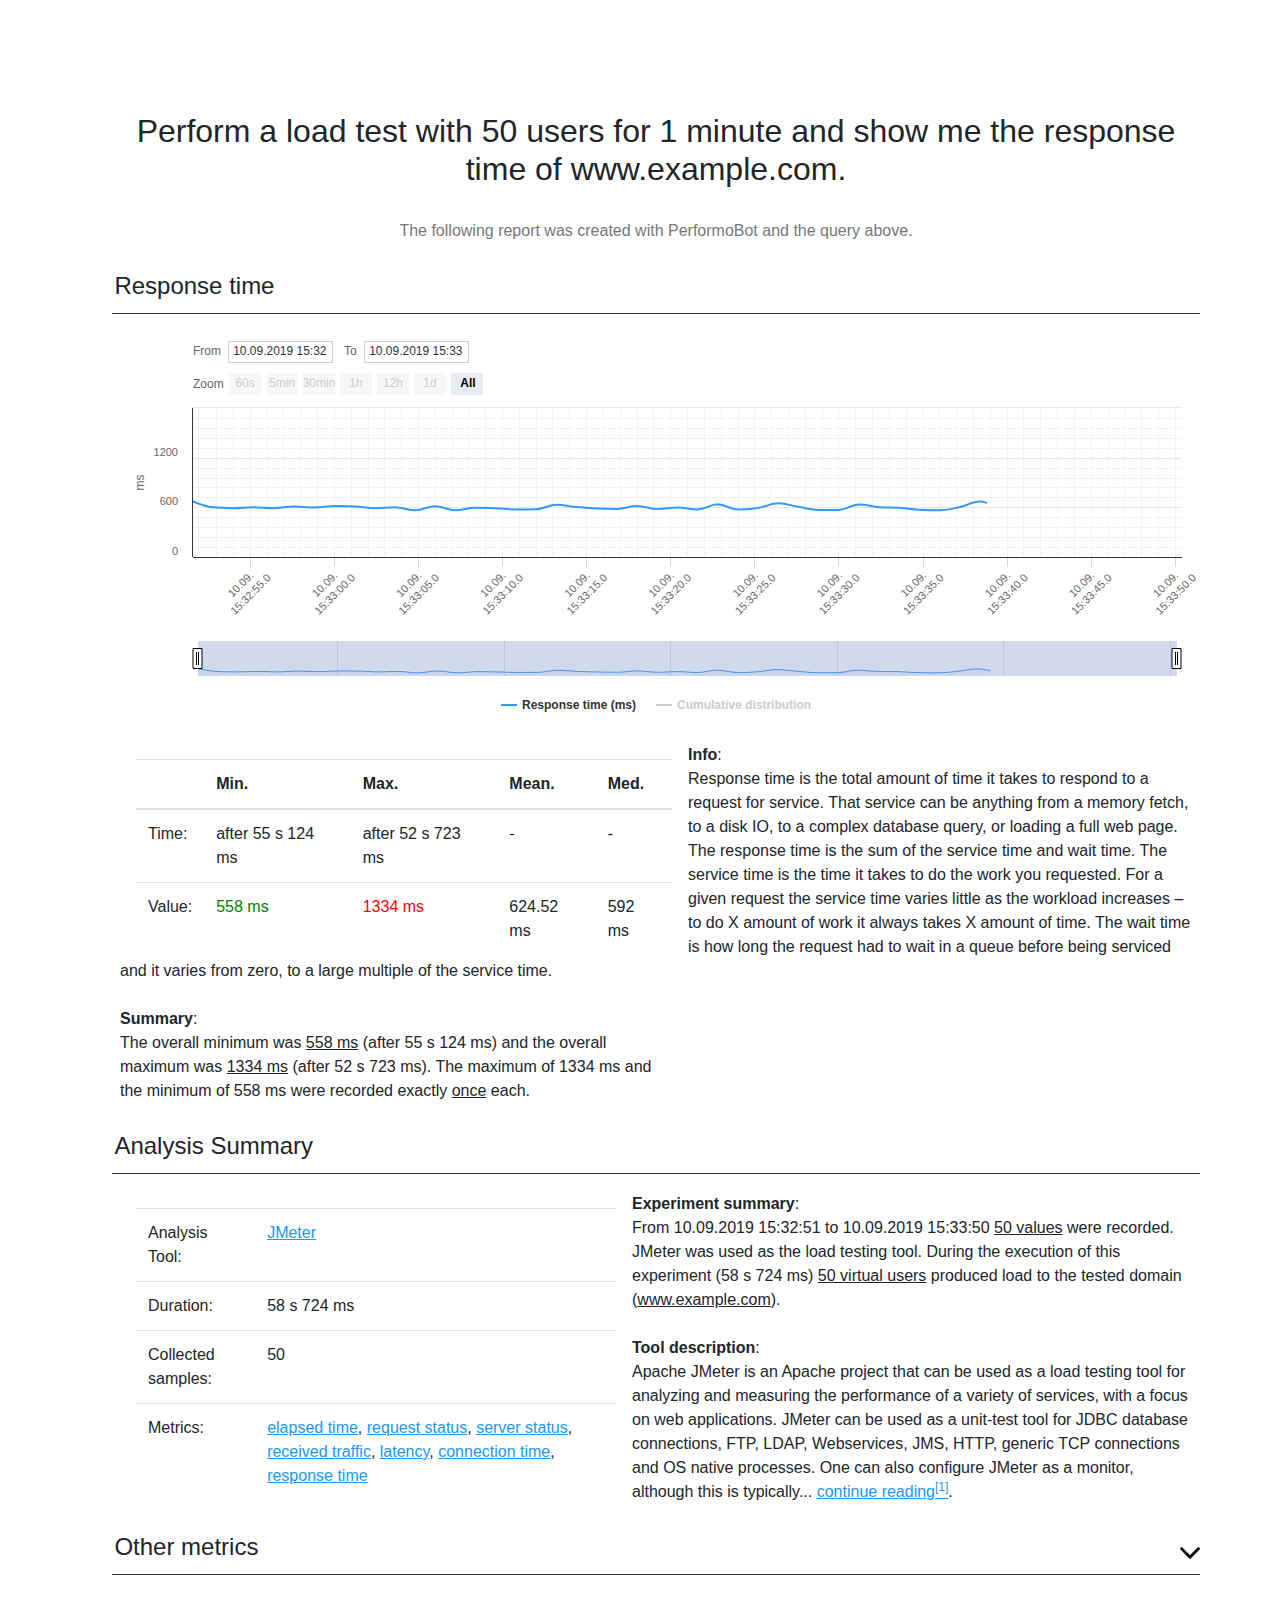
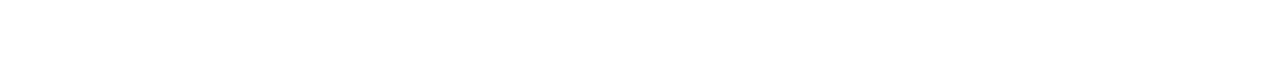
<file: report/5894f982/Report.html>
<!DOCTYPE html>
<html lang="en">
<head>

  
  
  
  
  

  <title>Performance Report</title>

    <meta charset="utf-8">
  <meta name="viewport" content="width=device-width, initial-scale=1">

  

  <script type="text/javascript" src="./static/js/jquery.min.js"></script>
  <script type="text/javascript" src="./static/js/bootstrap.min.js"></script>

  <link rel="stylesheet" type="text/css" href="./static/css/bootstrap.min.css">

  <link rel="stylesheet" type="text/css" href="./static/css/main.css">


  <script type="text/javascript" src="./static/js/highstock.js"></script>

  <script type="text/javascript" src="./static/js/util.js"></script>
  <script type="text/javascript" src="./static/js/charts.js"></script>
  <script type="text/javascript" src="./static/js/text.js"></script>

  <link rel="stylesheet" type="text/css" href="./static/css/report.css">

  <script>

    

      $(document).ready(function () {
        
        $(document).mouseup(function (e) {
          var overlay = $(".v-overlay");

          if (overlay.is(e.target)) {
            overlay.hide();
          }
        });

        
        $('[data-toggle="tooltip"]').tooltip();

        
        

          chart("elapsed_time", "Elapsed time", {'unit': 'ms', 'type': 'spline', 'data': [[1568129571642, 270], [1568129572766, 242], [1568129573966, 238], [1568129575165, 243], [1568129576365, 236], [1568129577565, 245], [1568129578766, 240], [1568129579966, 247], [1568129581166, 244], [1568129582365, 238], [1568129583565, 245], [1568129584766, 227], [1568129585966, 250], [1568129587165, 228], [1568129588366, 238], [1568129589566, 236], [1568129590766, 231], [1568129591967, 232], [1568129593167, 259], [1568129594366, 244], [1568129595565, 236], [1568129596766, 236], [1568129597966, 247], [1568129599165, 234], [1568129600365, 241], [1568129601565, 233], [1568129602765, 254], [1568129603966, 232], [1568129605165, 238], [1568129606365, 256], [1568129607565, 245], [1568129608766, 229], [1568129609966, 229], [1568129611165, 254], [1568129612365, 247], [1568129613566, 241], [1568129614766, 229], [1568129615965, 227], [1568129617167, 246], [1568129618367, 270], [1568129619566, 236], [1568129620766, 228], [1568129621966, 226], [1568129623166, 236], [1568129624365, 607], [1568129625565, 225], [1568129626766, 224], [1568129627965, 602], [1568129629165, 232], [1568129630366, 255]], 'cumulative': [[224, 2], [225, 4], [226, 6], [227, 8], [227, 10], [228, 12], [228, 14], [229, 16], [229, 18], [229, 20], [231, 22], [232, 24], [232, 26], [232, 28], [233, 30], [234, 32], [236, 34], [236, 36], [236, 38], [236, 40], [236, 42], [236, 44], [238, 46], [238, 48], [238, 50], [238, 52], [240, 54], [241, 56], [241, 58], [242, 60], [243, 62], [244, 64], [244, 66], [245, 68], [245, 70], [245, 72], [246, 74], [247, 76], [247, 78], [247, 80], [250, 82], [254, 84], [254, 86], [255, 88], [256, 90], [259, 92], [270, 94], [270, 96], [602, 98], [607, 100]], 'min': {'ts': 1568129626766, 'val': 224, 'f': 1}, 'max': {'ts': 1568129624365, 'val': 607, 'f': 1}, 'mean': {'val': 254.56}, 'p5': {'val': 226, 'f': 1}, 'p25': {'val': 232, 'f': 3}, 'p50': {'val': 238, 'f': 4}, 'p75': {'val': 247, 'f': 3}, 'p95': {'val': 270, 'f': 2}, 'total': 12728, 'from': 1568129571642, 'to': 1568129630366, 'frequencies': {236: 6, 238: 4, 229: 3}, 'text': {'table': '<thead class="thead"><tr>  <th scope="col"></th>  <th scope="col">Min.</th>  <th scope="col">Max.</th>  <th scope="col">Mean.</th>  <th scope="col">Med.</th></tr></thead><tbody><tr>  <td>Time:</td>  <td>after 55 s 124 ms</td>  <td>after 52 s 723 ms</td>  <td>-</td>  <td>-</td></tr><tr>  <td>Value:</td>  <td style="color: green">224 ms</td>  <td style="color: red">607 ms</td>  <td>254.56 ms</td>  <td>238 ms</td></tr></tbody>', 'explanation': '<b>Info</b>:<br>The elapsed time is the amount of time it takes to send the first request until the last response is received. This metric does not include the time a client is executing code.<br>', 'description': '<b>Summary</b>:<br>The overall minimum was <span class="important">224 ms</span> (after 55 s 124 ms) and the overall maximum was <span class="important">607 ms</span> (after 52 s 723 ms). The maximum of 607 ms and the minimum of 224 ms were recorded exactly <span class="important">once</span> each.<br>'}});

          
          $("#elapsed_timeAnchor").on('click',
            function () {
              $("#otherMetrics").css('display', 'inline-block');
              $("#elapsed_timeCollapse").css('display', 'inline-block');
              return true;
            });

        

          chart("request_status", "Request status", {'unit': '', 'type': 'gauge', 'data': [{'name': '100.0%<br>successful', 'description': 'successful', 'y': 100.0, 'abs': 50, 'sum': 50}], 'text': {'table': '', 'explanation': '<b>Info</b>:<br>If a request does not reach the server or is refused by it, the request was not successful. An unsuccessful request can contain the reason of the refusal as plain text in the response text. Another reason is a faulty connection to the server.<br>', 'description': '<b>Summary</b>:<br><br>'}});

          
          $("#request_statusAnchor").on('click',
            function () {
              $("#otherMetrics").css('display', 'inline-block');
              $("#request_statusCollapse").css('display', 'inline-block');
              return true;
            });

        

          chart("server_status", "Server status", {'unit': '', 'type': 'statusline', 'data': [{'description': 'Online', 'x': 1568129571642, 'y': 1}, {'description': 'Online', 'x': 1568129572766, 'y': 1}, {'description': 'Online', 'x': 1568129573966, 'y': 1}, {'description': 'Online', 'x': 1568129575165, 'y': 1}, {'description': 'Online', 'x': 1568129576365, 'y': 1}, {'description': 'Online', 'x': 1568129577565, 'y': 1}, {'description': 'Online', 'x': 1568129578766, 'y': 1}, {'description': 'Online', 'x': 1568129579966, 'y': 1}, {'description': 'Online', 'x': 1568129581166, 'y': 1}, {'description': 'Online', 'x': 1568129582365, 'y': 1}, {'description': 'Online', 'x': 1568129583565, 'y': 1}, {'description': 'Online', 'x': 1568129584766, 'y': 1}, {'description': 'Online', 'x': 1568129585966, 'y': 1}, {'description': 'Online', 'x': 1568129587165, 'y': 1}, {'description': 'Online', 'x': 1568129588366, 'y': 1}, {'description': 'Online', 'x': 1568129589566, 'y': 1}, {'description': 'Online', 'x': 1568129590766, 'y': 1}, {'description': 'Online', 'x': 1568129591967, 'y': 1}, {'description': 'Online', 'x': 1568129593167, 'y': 1}, {'description': 'Online', 'x': 1568129594366, 'y': 1}, {'description': 'Online', 'x': 1568129595565, 'y': 1}, {'description': 'Online', 'x': 1568129596766, 'y': 1}, {'description': 'Online', 'x': 1568129597966, 'y': 1}, {'description': 'Online', 'x': 1568129599165, 'y': 1}, {'description': 'Online', 'x': 1568129600365, 'y': 1}, {'description': 'Online', 'x': 1568129601565, 'y': 1}, {'description': 'Online', 'x': 1568129602765, 'y': 1}, {'description': 'Online', 'x': 1568129603966, 'y': 1}, {'description': 'Online', 'x': 1568129605165, 'y': 1}, {'description': 'Online', 'x': 1568129606365, 'y': 1}, {'description': 'Online', 'x': 1568129607565, 'y': 1}, {'description': 'Online', 'x': 1568129608766, 'y': 1}, {'description': 'Online', 'x': 1568129609966, 'y': 1}, {'description': 'Online', 'x': 1568129611165, 'y': 1}, {'description': 'Online', 'x': 1568129612365, 'y': 1}, {'description': 'Online', 'x': 1568129613566, 'y': 1}, {'description': 'Online', 'x': 1568129614766, 'y': 1}, {'description': 'Online', 'x': 1568129615965, 'y': 1}, {'description': 'Online', 'x': 1568129617167, 'y': 1}, {'description': 'Online', 'x': 1568129618367, 'y': 1}, {'description': 'Online', 'x': 1568129619566, 'y': 1}, {'description': 'Online', 'x': 1568129620766, 'y': 1}, {'description': 'Online', 'x': 1568129621966, 'y': 1}, {'description': 'Online', 'x': 1568129623166, 'y': 1}, {'description': 'Online', 'x': 1568129624365, 'y': 1}, {'description': 'Online', 'x': 1568129625565, 'y': 1}, {'description': 'Online', 'x': 1568129626766, 'y': 1}, {'description': 'Online', 'x': 1568129627965, 'y': 1}, {'description': 'Online', 'x': 1568129629165, 'y': 1}, {'description': 'Online', 'x': 1568129630366, 'y': 1}], 'min': {'ts': 1568129571642, 'val': 1, 'f': 50}, 'max': {'ts': 1568129571642, 'val': 1, 'f': 50}, 'mean': {'val': 1.0}, 'p5': {'val': 1, 'f': 50}, 'p25': {'val': 1, 'f': 50}, 'p50': {'val': 1, 'f': 50}, 'p75': {'val': 1, 'f': 50}, 'p95': {'val': 1, 'f': 50}, 'total': 50, 'from': 1568129571642, 'to': 1568129630366, 'frequencies': {1: 50}, 'text': {'table': '', 'explanation': '<b>Info</b>:<br>If a request does not reach the server or is refused by it, the request was not successful. An unsuccessful request can contain the reason of the refusal as plain text in the response text. Another reason is a faulty connection to the server.<br>', 'description': '<b>Summary</b>:<br><br>'}});

          
          $("#server_statusAnchor").on('click',
            function () {
              $("#otherMetrics").css('display', 'inline-block');
              $("#server_statusCollapse").css('display', 'inline-block');
              return true;
            });

        

          chart("received_traffic", "Received traffic", {'unit': 'bytes per request', 'type': 'column', 'data': [[1568129571642, 1592], [1568129572766, 1592], [1568129573966, 1608], [1568129575165, 1608], [1568129576365, 1614], [1568129577565, 1614], [1568129578766, 1608], [1568129579966, 1592], [1568129581166, 1592], [1568129582365, 1614], [1568129583565, 1592], [1568129584766, 1592], [1568129585966, 1592], [1568129587165, 1592], [1568129588366, 1614], [1568129589566, 1592], [1568129590766, 1597], [1568129591967, 1592], [1568129593167, 1608], [1568129594366, 1608], [1568129595565, 1608], [1568129596766, 1608], [1568129597966, 1592], [1568129599165, 1608], [1568129600365, 1592], [1568129601565, 1592], [1568129602765, 1608], [1568129603966, 1592], [1568129605165, 1608], [1568129606365, 1614], [1568129607565, 1614], [1568129608766, 1608], [1568129609966, 1608], [1568129611165, 1592], [1568129612365, 1592], [1568129613566, 1614], [1568129614766, 1592], [1568129615965, 1614], [1568129617167, 1592], [1568129618367, 1608], [1568129619566, 1592], [1568129620766, 1592], [1568129621966, 1592], [1568129623166, 1592], [1568129624365, 1608], [1568129625565, 1592], [1568129626766, 1614], [1568129627965, 1592], [1568129629165, 1597], [1568129630366, 1592]], 'cumulative': [], 'min': {'ts': 1568129571642, 'val': 1592, 'f': 25}, 'max': {'ts': 1568129576365, 'val': 1614, 'f': 9}, 'mean': {'val': 1600.64}, 'p5': {'val': 1592, 'f': 25}, 'p25': {'val': 1592, 'f': 25}, 'p50': {'val': 1592, 'f': 25}, 'p75': {'val': 1608, 'f': 14}, 'p95': {'val': 1614, 'f': 9}, 'total': 80032, 'from': 1568129571642, 'to': 1568129630366, 'frequencies': {1592: 25, 1608: 14, 1614: 9}, 'text': {'table': '<thead class="thead"><tr>  <th scope="col"></th>  <th scope="col">Min.</th>  <th scope="col">Max.</th>  <th scope="col">Mean.</th>  <th scope="col">Med.</th></tr></thead><tbody><tr>  <td>Time:</td>  <td>at the beginning</td>  <td>after 4 s 723 ms</td>  <td>-</td>  <td>-</td></tr><tr>  <td>Value:</td>  <td style="color: green">1592 bytes per request</td>  <td style="color: red">1614 bytes per request</td>  <td>1600.64 bytes per request</td>  <td>1592 bytes per request</td></tr></tbody>', 'explanation': '<b>Info</b>:<br>To perform a request, it is necessary to exchange data between client and server. This data consists of header data and meta information, which is needed by the server. The amount of exchanged information is measured in bytes.<br>', 'description': '<b>Summary</b>:<br>The overall minimum was <span class="important">1592 bytes per request</span> (at the beginning) and the overall maximum was <span class="important">1614 bytes per request</span> (after 4 s 723 ms). The maximum of 1614 bytes per request was recorded <span class="important">9 times</span> while the minimum of 1592 bytes per request was recorded <span class="important">25 times</span>.<br>'}});

          
          $("#received_trafficAnchor").on('click',
            function () {
              $("#otherMetrics").css('display', 'inline-block');
              $("#received_trafficCollapse").css('display', 'inline-block');
              return true;
            });

        

          chart("latency", "Latency", {'unit': 'ms', 'type': 'spline', 'data': [[1568129571642, 270], [1568129572766, 242], [1568129573966, 238], [1568129575165, 243], [1568129576365, 236], [1568129577565, 245], [1568129578766, 240], [1568129579966, 247], [1568129581166, 244], [1568129582365, 236], [1568129583565, 245], [1568129584766, 227], [1568129585966, 250], [1568129587165, 228], [1568129588366, 237], [1568129589566, 236], [1568129590766, 231], [1568129591967, 232], [1568129593167, 258], [1568129594366, 241], [1568129595565, 235], [1568129596766, 236], [1568129597966, 247], [1568129599165, 231], [1568129600365, 239], [1568129601565, 231], [1568129602765, 250], [1568129603966, 228], [1568129605165, 238], [1568129606365, 255], [1568129607565, 241], [1568129608766, 229], [1568129609966, 228], [1568129611165, 251], [1568129612365, 246], [1568129613566, 237], [1568129614766, 229], [1568129615965, 227], [1568129617167, 245], [1568129618367, 270], [1568129619566, 236], [1568129620766, 228], [1568129621966, 226], [1568129623166, 236], [1568129624365, 606], [1568129625565, 225], [1568129626766, 224], [1568129627965, 602], [1568129629165, 232], [1568129630366, 250]], 'cumulative': [[224, 2], [225, 4], [226, 6], [227, 8], [227, 10], [228, 12], [228, 14], [228, 16], [228, 18], [229, 20], [229, 22], [231, 24], [231, 26], [231, 28], [232, 30], [232, 32], [235, 34], [236, 36], [236, 38], [236, 40], [236, 42], [236, 44], [236, 46], [237, 48], [237, 50], [238, 52], [238, 54], [239, 56], [240, 58], [241, 60], [241, 62], [242, 64], [243, 66], [244, 68], [245, 70], [245, 72], [245, 74], [246, 76], [247, 78], [247, 80], [250, 82], [250, 84], [250, 86], [251, 88], [255, 90], [258, 92], [270, 94], [270, 96], [602, 98], [606, 100]], 'min': {'ts': 1568129626766, 'val': 224, 'f': 1}, 'max': {'ts': 1568129624365, 'val': 606, 'f': 1}, 'mean': {'val': 253.68}, 'p5': {'val': 226, 'f': 1}, 'p25': {'val': 231, 'f': 3}, 'p50': {'val': 237, 'f': 2}, 'p75': {'val': 246, 'f': 1}, 'p95': {'val': 270, 'f': 2}, 'total': 12684, 'from': 1568129571642, 'to': 1568129630366, 'frequencies': {236: 6, 228: 4, 245: 3}, 'text': {'table': '<thead class="thead"><tr>  <th scope="col"></th>  <th scope="col">Min.</th>  <th scope="col">Max.</th>  <th scope="col">Mean.</th>  <th scope="col">Med.</th></tr></thead><tbody><tr>  <td>Time:</td>  <td>after 55 s 124 ms</td>  <td>after 52 s 723 ms</td>  <td>-</td>  <td>-</td></tr><tr>  <td>Value:</td>  <td style="color: green">224 ms</td>  <td style="color: red">606 ms</td>  <td>253.68 ms</td>  <td>237 ms</td></tr></tbody>', 'explanation': '<b>Info</b>:<br>Latency is the amount of time a message takes to traverse a system. In a computer network, it is an expression of how much time it takes for a packet of data to get from one designated point to another. It is measured as the time required for a request to be sent to the server and returned to its sender. Latency depends on the speed of the transmission medium  and the delays in the transmission by devices along the way. A low latency indicates a high network efficiency.<br>', 'description': '<b>Summary</b>:<br>The overall minimum was <span class="important">224 ms</span> (after 55 s 124 ms) and the overall maximum was <span class="important">606 ms</span> (after 52 s 723 ms). The maximum of 606 ms and the minimum of 224 ms were recorded exactly <span class="important">once</span> each.<br>'}});

          
          $("#latencyAnchor").on('click',
            function () {
              $("#otherMetrics").css('display', 'inline-block');
              $("#latencyCollapse").css('display', 'inline-block');
              return true;
            });

        

          chart("connection_time", "Connection time", {'unit': 'ms', 'type': 'spline', 'data': [[1568129571642, 132], [1568129572766, 116], [1568129573966, 114], [1568129575165, 116], [1568129576365, 118], [1568129577565, 120], [1568129578766, 117], [1568129579966, 121], [1568129581166, 123], [1568129582365, 116], [1568129583565, 111], [1568129584766, 110], [1568129585966, 113], [1568129587165, 110], [1568129588366, 121], [1568129589566, 116], [1568129590766, 113], [1568129591967, 113], [1568129593167, 114], [1568129594366, 118], [1568129595565, 116], [1568129596766, 109], [1568129597966, 122], [1568129599165, 114], [1568129600365, 117], [1568129601565, 110], [1568129602765, 132], [1568129603966, 113], [1568129605165, 116], [1568129606365, 139], [1568129607565, 120], [1568129608766, 111], [1568129609966, 112], [1568129611165, 129], [1568129612365, 109], [1568129613566, 118], [1568129614766, 113], [1568129615965, 111], [1568129617167, 113], [1568129618367, 129], [1568129619566, 115], [1568129620766, 111], [1568129621966, 108], [1568129623166, 115], [1568129624365, 121], [1568129625565, 111], [1568129626766, 110], [1568129627965, 112], [1568129629165, 111], [1568129630366, 115]], 'cumulative': [[108, 2], [109, 4], [109, 6], [110, 8], [110, 10], [110, 12], [110, 14], [111, 16], [111, 18], [111, 20], [111, 22], [111, 24], [111, 26], [112, 28], [112, 30], [113, 32], [113, 34], [113, 36], [113, 38], [113, 40], [113, 42], [114, 44], [114, 46], [114, 48], [115, 50], [115, 52], [115, 54], [116, 56], [116, 58], [116, 60], [116, 62], [116, 64], [116, 66], [117, 68], [117, 70], [118, 72], [118, 74], [118, 76], [120, 78], [120, 80], [121, 82], [121, 84], [121, 86], [122, 88], [123, 90], [129, 92], [129, 94], [132, 96], [132, 98], [139, 100]], 'min': {'ts': 1568129621966, 'val': 108, 'f': 1}, 'max': {'ts': 1568129606365, 'val': 139, 'f': 1}, 'mean': {'val': 116.28}, 'p5': {'val': 109, 'f': 2}, 'p25': {'val': 111, 'f': 6}, 'p50': {'val': 115, 'f': 3}, 'p75': {'val': 118, 'f': 3}, 'p95': {'val': 132, 'f': 2}, 'total': 5814, 'from': 1568129571642, 'to': 1568129630366, 'frequencies': {113: 6, 111: 6, 116: 6}, 'text': {'table': '<thead class="thead"><tr>  <th scope="col"></th>  <th scope="col">Min.</th>  <th scope="col">Max.</th>  <th scope="col">Mean.</th>  <th scope="col">Med.</th></tr></thead><tbody><tr>  <td>Time:</td>  <td>after 50 s 324 ms</td>  <td>after 34 s 723 ms</td>  <td>-</td>  <td>-</td></tr><tr>  <td>Value:</td>  <td style="color: green">108 ms</td>  <td style="color: red">139 ms</td>  <td>116.28 ms</td>  <td>115 ms</td></tr></tbody>', 'explanation': '<b>Info</b>:<br>The connection time is the amount of time it takes to establish a connection between a client and the server. If the connection request between client and server was successful, the client can send further requests. If the connection was not successful, no further requests can be send to the server. The connection time is also part of the latency. <br>', 'description': '<b>Summary</b>:<br>The overall minimum was <span class="important">108 ms</span> (after 50 s 324 ms) and the overall maximum was <span class="important">139 ms</span> (after 34 s 723 ms). The maximum of 139 ms and the minimum of 108 ms were recorded exactly <span class="important">once</span> each.<br>'}});

          
          $("#connection_timeAnchor").on('click',
            function () {
              $("#otherMetrics").css('display', 'inline-block');
              $("#connection_timeCollapse").css('display', 'inline-block');
              return true;
            });

        

          chart("response_time", "Response time", {'unit': 'ms', 'type': 'spline', 'data': [[1568129571642, 672], [1568129572766, 600], [1568129573966, 590], [1568129575165, 602], [1568129576365, 590], [1568129577565, 610], [1568129578766, 597], [1568129579966, 615], [1568129581166, 611], [1568129582365, 590], [1568129583565, 601], [1568129584766, 564], [1568129585966, 613], [1568129587165, 566], [1568129588366, 596], [1568129589566, 588], [1568129590766, 575], [1568129591967, 577], [1568129593167, 631], [1568129594366, 603], [1568129595565, 587], [1568129596766, 581], [1568129597966, 616], [1568129599165, 579], [1568129600365, 597], [1568129601565, 574], [1568129602765, 636], [1568129603966, 573], [1568129605165, 592], [1568129606365, 650], [1568129607565, 606], [1568129608766, 569], [1568129609966, 569], [1568129611165, 634], [1568129612365, 602], [1568129613566, 596], [1568129614766, 571], [1568129615965, 565], [1568129617167, 604], [1568129618367, 669], [1568129619566, 587], [1568129620766, 567], [1568129621966, 560], [1568129623166, 587], [1568129624365, 1334], [1568129625565, 561], [1568129626766, 558], [1568129627965, 1316], [1568129629165, 575], [1568129630366, 620]], 'cumulative': [[558, 2], [560, 4], [561, 6], [564, 8], [565, 10], [566, 12], [567, 14], [569, 16], [569, 18], [571, 20], [573, 22], [574, 24], [575, 26], [575, 28], [577, 30], [579, 32], [581, 34], [587, 36], [587, 38], [587, 40], [588, 42], [590, 44], [590, 46], [590, 48], [592, 50], [596, 52], [596, 54], [597, 56], [597, 58], [600, 60], [601, 62], [602, 64], [602, 66], [603, 68], [604, 70], [606, 72], [610, 74], [611, 76], [613, 78], [615, 80], [616, 82], [620, 84], [631, 86], [634, 88], [636, 90], [650, 92], [669, 94], [672, 96], [1316, 98], [1334, 100]], 'min': {'ts': 1568129626766, 'val': 558, 'f': 1}, 'max': {'ts': 1568129624365, 'val': 1334, 'f': 1}, 'mean': {'val': 624.52}, 'p5': {'val': 561, 'f': 1}, 'p25': {'val': 575, 'f': 2}, 'p50': {'val': 592, 'f': 1}, 'p75': {'val': 611, 'f': 1}, 'p95': {'val': 672, 'f': 1}, 'total': 31226, 'from': 1568129571642, 'to': 1568129630366, 'frequencies': {587: 3, 590: 3, 575: 2}, 'text': {'table': '<thead class="thead"><tr>  <th scope="col"></th>  <th scope="col">Min.</th>  <th scope="col">Max.</th>  <th scope="col">Mean.</th>  <th scope="col">Med.</th></tr></thead><tbody><tr>  <td>Time:</td>  <td>after 55 s 124 ms</td>  <td>after 52 s 723 ms</td>  <td>-</td>  <td>-</td></tr><tr>  <td>Value:</td>  <td style="color: green">558 ms</td>  <td style="color: red">1334 ms</td>  <td>624.52 ms</td>  <td>592 ms</td></tr></tbody>', 'explanation': '<b>Info</b>:<br>Response time is the total amount of time it takes to respond to a request for service. That service can be anything from a memory fetch, to a disk IO, to a complex database query, or loading a full web page. The response time is the sum of the service time and wait time. The service time is the time it takes to do the work you requested. For a given request the service time varies little as the workload increases – to do X amount of work it always takes X amount of time. The wait time is how long the request had to wait in a queue before being serviced and it varies from zero, to a large multiple of the service time.<br>', 'description': '<b>Summary</b>:<br>The overall minimum was <span class="important">558 ms</span> (after 55 s 124 ms) and the overall maximum was <span class="important">1334 ms</span> (after 52 s 723 ms). The maximum of 1334 ms and the minimum of 558 ms were recorded exactly <span class="important">once</span> each.<br>'}});

          
          $("#response_timeAnchor").on('click',
            function () {
              $("#otherMetrics").css('display', 'inline-block');
              $("#response_timeCollapse").css('display', 'inline-block');
              return true;
            });

        
      });

    
  </script>

</head>
<body>

  <nav class="navbar navbar-expand-sm bg-light border-bottom shadow row-12 main-nav">

    <ul class="navbar-nav col">

      <li class="nav-item col main-nav-el">
        <a class="nav-link text-nowrap" href="/"><div class="main-nav-link">Home</div></a>
      </li>

      <li class="nav-item col main-nav-el">
        <a class="nav-link text-nowrap" href="/details"><div class="main-nav-link">Details</div></a>
      </li>

      <li class="nav-item col main-nav-el">
        <a class="nav-link text-nowrap" href="/documentation"><div class="main-nav-link">Documentation</div></a>
      </li>

      <li class="nav-item col main-nav-el">
        <i><a class="nav-link text-nowrap" href="/my"><div class="main-nav-link">Yours</div></a></i>
      </li>

    </ul>

  </nav>


  <div class="bg-white shadow border-dark report">


    <h2 align="center">Perform a load test with 50 users for 1 minute and show me the response time of www.example.com.</h2>
    <h6 align="center" style="width: 100%; padding: 0 25% 0 25%; color: #777">The following report was created with PerformoBot and the query above.</h6>

    

    <h4>Response time</h4>
    <div class="v-sec v-big diagram" id="response_time"></div>

      <div class="v-sec v-big">

        
          <div class="v-float v-medium">
            <table class="table">
              
                <thead class="thead"><tr>  <th scope="col"></th>  <th scope="col">Min.</th>  <th scope="col">Max.</th>  <th scope="col">Mean.</th>  <th scope="col">Med.</th></tr></thead><tbody><tr>  <td>Time:</td>  <td>after 55 s 124 ms</td>  <td>after 52 s 723 ms</td>  <td>-</td>  <td>-</td></tr><tr>  <td>Value:</td>  <td style="color: green">558 ms</td>  <td style="color: red">1334 ms</td>  <td>624.52 ms</td>  <td>592 ms</td></tr></tbody>
              
            </table>
          </div>
        

        
        <span class="v-inline v-small">
          
            <b>Info</b>:<br>Response time is the total amount of time it takes to respond to a request for service. That service can be anything from a memory fetch, to a disk IO, to a complex database query, or loading a full web page. The response time is the sum of the service time and wait time. The service time is the time it takes to do the work you requested. For a given request the service time varies little as the workload increases – to do X amount of work it always takes X amount of time. The wait time is how long the request had to wait in a queue before being serviced and it varies from zero, to a large multiple of the service time.<br>
          
        </span>
        

        <br>

        
        <span class="v-inline v-small" style="min-width: 50%; display: inline-block; float: left">
          
            <b>Summary</b>:<br>The overall minimum was <span class="important">558 ms</span> (after 55 s 124 ms) and the overall maximum was <span class="important">1334 ms</span> (after 52 s 723 ms). The maximum of 1334 ms and the minimum of 558 ms were recorded exactly <span class="important">once</span> each.<br>
          
        </span>
        

      </div>

    


    <h4>Analysis Summary</h4>

    <div class="v-sec v-big">

      <div class="v-float v-small">
        <table class="table">
          <tbody>
          <tr>
            <td>Analysis Tool:</td>
            <td><a href="https://jmeter.apache.org/" target="_">JMeter</a></td>
          </tr>
          <tr>
            <td>Duration:</td>
            <td>58 s 724 ms</td>
          </tr>
          <tr>
            <td>Collected samples:</td>
            <td>50</td>
          </tr>
          <tr>
            <td>Metrics:</td>
            <td>

              
                <a href="#elapsed_timeCollapse" id="elapsed_timeAnchor">elapsed time</a>, <a href="#request_statusCollapse" id="request_statusAnchor">request status</a>, <a href="#server_statusCollapse" id="server_statusAnchor">server status</a>, <a href="#received_trafficCollapse" id="received_trafficAnchor">received traffic</a>, <a href="#latencyCollapse" id="latencyAnchor">latency</a>, <a href="#connection_timeCollapse" id="connection_timeAnchor">connection time</a>, <a href="#response_timeCollapse" id="response_timeAnchor">response time</a>
              
            </td>
          </tr>
          </tbody>
        </table>
      </div>

      
        <span class="v-inline v-small"><b>Experiment summary</b>:<br>From 10.09.2019 15:32:51  to 10.09.2019 15:33:50 <span class="important">50 values</span> were recorded. JMeter was used as the load testing tool. During the execution of this experiment (58 s 724 ms) <span class="important">50 virtual users</span> produced load to the tested domain (<span class="important">www.example.com</span>). <br></span>
      
      <br>
      
        <span class="v-inline v-small"><b>Tool description</b>:<br>Apache JMeter is an Apache project that can be used as a load testing tool for analyzing and measuring the performance of a variety of services, with a focus on web applications.
JMeter can be used as a unit-test tool for JDBC database connections, FTP, LDAP, Webservices, JMS, HTTP, generic TCP connections and OS native processes. One can also configure JMeter as a monitor, although this is typically... <a href="https://en.wikipedia.org/wiki/Apache_JMeter" target="_">continue reading<sup title="Taken from wikipedia.org">[1]</sup></a>.<br></span>
      

    </div>

    <h4 class="link vizard-collapse" onclick="toggleVisibility($('#otherMetrics'), 0, true, this)">Other metrics</h4>
    <div class="hidden pl-5" id="otherMetrics">
      

        

        <h4 class="link vizard-collapse" onclick="toggleVisibility($('#elapsed_timeCollapse'), 0, true, this)">Elapsed time</h4>

        <div class="v-large hidden vizard-metric-collapse" id="elapsed_timeCollapse">

          <div class="v-sec v-big diagram" id="elapsed_time"></div>

          <div class="v-sec v-big">

            
            <div class="v-float v-medium">
              <table class="table">
                
                  <thead class="thead"><tr>  <th scope="col"></th>  <th scope="col">Min.</th>  <th scope="col">Max.</th>  <th scope="col">Mean.</th>  <th scope="col">Med.</th></tr></thead><tbody><tr>  <td>Time:</td>  <td>after 55 s 124 ms</td>  <td>after 52 s 723 ms</td>  <td>-</td>  <td>-</td></tr><tr>  <td>Value:</td>  <td style="color: green">224 ms</td>  <td style="color: red">607 ms</td>  <td>254.56 ms</td>  <td>238 ms</td></tr></tbody>
                
              </table>
            </div>
            

            
            <span class="v-inline v-small">
              
                <b>Info</b>:<br>The elapsed time is the amount of time it takes to send the first request until the last response is received. This metric does not include the time a client is executing code.<br>
              
            </span>
            

            <br>

            
            <span class="v-inline v-small">
              
                <b>Summary</b>:<br>The overall minimum was <span class="important">224 ms</span> (after 55 s 124 ms) and the overall maximum was <span class="important">607 ms</span> (after 52 s 723 ms). The maximum of 607 ms and the minimum of 224 ms were recorded exactly <span class="important">once</span> each.<br>
              
            </span>
            

          </div>

        </div>

        

      

        

        <h4 class="link vizard-collapse" onclick="toggleVisibility($('#request_statusCollapse'), 0, true, this)">Request status</h4>

        <div class="v-large hidden vizard-metric-collapse" id="request_statusCollapse">

          <div class="v-sec v-big diagram" id="request_status"></div>

          <div class="v-sec v-big">

            

            
            <span class="v-inline v-small" style="min-width: 50%; display: inline-block; float: left">
              
                <b>Info</b>:<br>If a request does not reach the server or is refused by it, the request was not successful. An unsuccessful request can contain the reason of the refusal as plain text in the response text. Another reason is a faulty connection to the server.<br>
              
            </span>
            

            <br>

            
            <span class="v-inline v-small" style="min-width: 50%; display: inline-block; float: left">
              
                <b>Summary</b>: From a total of <u>50</u> requests 100% (50) were successful.<br><br>
              
            </span>
            

          </div>

        </div>

        

      

        

        <h4 class="link vizard-collapse" onclick="toggleVisibility($('#server_statusCollapse'), 0, true, this)">Server status</h4>

        <div class="v-large hidden vizard-metric-collapse" id="server_statusCollapse">

          <div class="v-sec v-big diagram" id="server_status"></div>

          <div class="v-sec v-big">

            

            
            <span class="v-inline v-small" style="min-width: 50%; display: inline-block; float: left">
              
                <b>Info</b>:<br>If a request does not reach the server or is refused by it, the request was not successful. An unsuccessful request can contain the reason of the refusal as plain text in the response text. Another reason is a faulty connection to the server.<br>
              
            </span>
            

            <br>

            
            <span class="v-inline v-small" style="min-width: 50%; display: inline-block; float: left">
              
                <b>Summary</b>: The system was running for 58 seconds without an incident.<br><br>
              
            </span>
            

          </div>

        </div>

        

      

        

        <h4 class="link vizard-collapse" onclick="toggleVisibility($('#received_trafficCollapse'), 0, true, this)">Received traffic</h4>

        <div class="v-large hidden vizard-metric-collapse" id="received_trafficCollapse">

          <div class="v-sec v-big diagram" id="received_traffic"></div>

          <div class="v-sec v-big">

            
            <div class="v-float v-medium">
              <table class="table">
                
                  <thead class="thead"><tr>  <th scope="col"></th>  <th scope="col">Min.</th>  <th scope="col">Max.</th>  <th scope="col">Mean.</th>  <th scope="col">Med.</th></tr></thead><tbody><tr>  <td>Time:</td>  <td>at the beginning</td>  <td>after 4 s 723 ms</td>  <td>-</td>  <td>-</td></tr><tr>  <td>Value:</td>  <td style="color: green">1592 bytes per request</td>  <td style="color: red">1614 bytes per request</td>  <td>1600.64 bytes per request</td>  <td>1592 bytes per request</td></tr></tbody>
                
              </table>
            </div>
            

            
            <span class="v-inline v-small">
              
                <b>Info</b>:<br>To perform a request, it is necessary to exchange data between client and server. This data consists of header data and meta information, which is needed by the server. The amount of exchanged information is measured in bytes.<br>
              
            </span>
            

            <br>

            
            <span class="v-inline v-small">
              
                <b>Summary</b>:<br>The overall minimum was <span class="important">1592 bytes per request</span> (at the beginning) and the overall maximum was <span class="important">1614 bytes per request</span> (after 4 s 723 ms). The maximum of 1614 bytes per request was recorded <span class="important">9 times</span> while the minimum of 1592 bytes per request was recorded <span class="important">25 times</span>.<br>
              
            </span>
            

          </div>

        </div>

        

      

        

        <h4 class="link vizard-collapse" onclick="toggleVisibility($('#latencyCollapse'), 0, true, this)">Latency</h4>

        <div class="v-large hidden vizard-metric-collapse" id="latencyCollapse">

          <div class="v-sec v-big diagram" id="latency"></div>

          <div class="v-sec v-big">

            
            <div class="v-float v-medium">
              <table class="table">
                
                  <thead class="thead"><tr>  <th scope="col"></th>  <th scope="col">Min.</th>  <th scope="col">Max.</th>  <th scope="col">Mean.</th>  <th scope="col">Med.</th></tr></thead><tbody><tr>  <td>Time:</td>  <td>after 55 s 124 ms</td>  <td>after 52 s 723 ms</td>  <td>-</td>  <td>-</td></tr><tr>  <td>Value:</td>  <td style="color: green">224 ms</td>  <td style="color: red">606 ms</td>  <td>253.68 ms</td>  <td>237 ms</td></tr></tbody>
                
              </table>
            </div>
            

            
            <span class="v-inline v-small">
              
                <b>Info</b>:<br>Latency is the amount of time a message takes to traverse a system. In a computer network, it is an expression of how much time it takes for a packet of data to get from one designated point to another. It is measured as the time required for a request to be sent to the server and returned to its sender. Latency depends on the speed of the transmission medium  and the delays in the transmission by devices along the way. A low latency indicates a high network efficiency.<br>
              
            </span>
            

            <br>

            
            <span class="v-inline v-small" style="min-width: 50%; display: inline-block; float: left">
              
                <b>Summary</b>:<br>The overall minimum was <span class="important">224 ms</span> (after 55 s 124 ms) and the overall maximum was <span class="important">606 ms</span> (after 52 s 723 ms). The maximum of 606 ms and the minimum of 224 ms were recorded exactly <span class="important">once</span> each.<br>
              
            </span>
            

          </div>

        </div>

        

      

        

        <h4 class="link vizard-collapse" onclick="toggleVisibility($('#connection_timeCollapse'), 0, true, this)">Connection time</h4>

        <div class="v-large hidden vizard-metric-collapse" id="connection_timeCollapse">

          <div class="v-sec v-big diagram" id="connection_time"></div>

          <div class="v-sec v-big">

            
            <div class="v-float v-medium">
              <table class="table">
                
                  <thead class="thead"><tr>  <th scope="col"></th>  <th scope="col">Min.</th>  <th scope="col">Max.</th>  <th scope="col">Mean.</th>  <th scope="col">Med.</th></tr></thead><tbody><tr>  <td>Time:</td>  <td>after 50 s 324 ms</td>  <td>after 34 s 723 ms</td>  <td>-</td>  <td>-</td></tr><tr>  <td>Value:</td>  <td style="color: green">108 ms</td>  <td style="color: red">139 ms</td>  <td>116.28 ms</td>  <td>115 ms</td></tr></tbody>
                
              </table>
            </div>
            

            
            <span class="v-inline v-small">
              
                <b>Info</b>:<br>The connection time is the amount of time it takes to establish a connection between a client and the server. If the connection request between client and server was successful, the client can send further requests. If the connection was not successful, no further requests can be send to the server. The connection time is also part of the latency. <br>
              
            </span>
            

            <br>

            
            <span class="v-inline v-small" style="min-width: 50%; display: inline-block; float: left">
              
                <b>Summary</b>:<br>The overall minimum was <span class="important">108 ms</span> (after 50 s 324 ms) and the overall maximum was <span class="important">139 ms</span> (after 34 s 723 ms). The maximum of 139 ms and the minimum of 108 ms were recorded exactly <span class="important">once</span> each.<br>
              
            </span>
            

          </div>

        </div>

        

      

        

      
    </div>

  </div>

  

</body>
</html>
</file>
<file: style/index_new.css>
body {
    background-color: #282c34;
    font-size: 16px;
}

.chatbot-window {
    border: none;
}

.navbar-default {
    background-color: #282c34;
    border: none;
    border-radius: 0px;
    color: white;
}

.navbar-brand {
    color: white !important;
}

.navbar-button {
    color: white !important;
    -webkit-transition-duration: 0.4s; /* Safari */
    transition-duration: 0.4s;
}

.navbar-button:hover {
    color: #A5D175 !important;
}

.navbar-button-selected {
    color: #A5D175 !important;
}

.navbar-toggle {
    color: white !important;
}

.navbar-toggle:hover {
    background-color: #A5D175 !important;
}

.textbox {
    background-color:#323B4E;
    color: white;
    padding: 8px 32px 16px 32px;
    margin-bottom: 16px;
    border-radius: 4px;
}

.btn-primary {
    background-color: #A5D175;
    color: #282c34;
    padding-left: 24px;
    padding-right: 24px;
    border: none;
    border-radius: 50px;
    -webkit-transition-duration: 0.4s; /* Safari */
    transition-duration: 0.4s;
}

.btn-primary:hover {
    background-color: white;
    color: #282c34;
}

.btn:active, .btn:focus {
    border: none !important;
    outline: none !important;
    box-shadow: none !important;
}

.btn-start-study {
    display: table;
    margin: 0 auto;
}

.chatbot-box {
    height: 600px;
    width: 100%;
    align-content: center;
}

ol {
    padding-left: 24px;
}

a {
    color: #A5D175 !important;
}

.task-header {
    width: 100%;
    display: flex;
}

#counter {    
    color: #A5D175;
}

#task-heading {
    flex: 1;
}

#study-container {
    margin-top: 70px;
    margin-bottom: 16px;
}

#survey-container {
    margin-top: 70px;
    margin-bottom: 16px;
    display: none;
}

#survey-box {
    display: table;
    margin: 0 auto;
    text-align: center;
}

#task-finished-container {
    margin-top: 70px;
    margin-bottom: 16px;
    display: none;
}

#task-finished-message {
    display: table;
    margin: 0 auto;
    text-align: center;
}

#show-report-btn {
    margin-right: 32px;
}

#show-survey-btn {
    margin-left: 32px;
}

#consent-form-label {
    display: block;
}

textarea {
    display: block;
    outline: none;
    resize: none;
    overflow: auto;
    border-radius: 4px;
    border: none;
    width: 100%;
    height: 150px;
    
    background-color: rgb(168, 187, 228);
    color: rgb(0, 25, 54);
    padding: 16px;
}

#checkbox-label {
    font-weight: normal;
}

.disclaimer {
    color: red;
}
</file>
<file: report/48b49d70/static/css/main.css>
body
{
    background: #f0f0ee;
}

a, a:hover, a:active, a:visited
{
    color: black;
    text-decoration: none;
}

.main-nav
{
    background: #ffffff;
    border-color: #666666;
}

.main-nav-el
{
    margin: 0 10% 0 10%;
    min-width: 100px;
}

.main-nav-link
{
    color: #339933;
    font-weight: bold;
}

.main-box
{
    margin: calc(20px + 5%) auto 5% auto;
    width: 80%;
    height: 80%;
}

.tile-box
{
    margin: calc(5% + 20px) 5% calc(5% + 20px) 5%;
    padding: 40px 50px 40px 50px;

    background: #f8f8f8;
    border: 1px solid #cccccc;
    text-align: center;
    transition: 250ms;
}

.tile-box:active
{
    cursor: pointer;
    background: #77ff77;
}

.tile-box:hover
{
    margin: 5%;
    padding: 60px 50px 60px 50px;

    cursor: pointer;
    background: #c0ffc0;
    border: 1px solid #000000;
}

.tile-box img
{
    width: 50px;
    height: 50px;
}
</file>
<file: report/48b49d70/static/css/report.css>
h4
{
    padding-bottom: 5px;
    border-bottom: 1px solid #333;
}

svg
{
    overflow: visible;
}

sup, sub
{
    cursor: pointer;
}

.navbar
{
    display: none;
}

.diagram
{

}

.sparkline
{
    width: 160px;
    height: 60px;
    margin: 10px;
}

.important
{
    text-decoration: underline;
}

.highcharts-container
{
    overflow: visible !important;
}

.settings-sidebar-background
{
    display: none;
    z-index: 9;
    position: fixed;
    top: calc(100% - 10em);
    height: 10em;
    width: 100%;
    background: linear-gradient(rgba(255, 255, 255, 0.25), rgba(255, 255, 255, 1.0));
}

.settings-sidebar
{
    z-index: 10;
    position: fixed;
    min-width: 3em;
    max-width: 3em;
    top: 35%;
    margin: 0.5em;
    padding: 0.5em;
    min-height: auto;
}

.settings-sidebar img
{
    max-width: 2em;
    max-height: 2em;
    margin: 0.5em 0 0.5em 0;
    cursor: pointer;
}

.v-overlay
{
    z-index: 10;
    display: none;
    position: fixed;
    top: 0;
    left: 0;
    width: 100%;
    height: 100%;
    margin: 0;
    padding: 0;
    background: rgba(150, 150, 150, 0.75);
}

.v-popup
{
    position: relative;
    top: 25%;
    left: 25%;
    min-width: 480px;
    width: 50%;
    min-height: 480px;
    height: 50%;
    border: 1px solid #333;
    border-radius: 0.25rem;
    background: white;
    padding: 5em;
}

.v-popup p
{
    line-height: 2;
    font-family: 'Roboto Mono', Sans-Serif, sans-serif;
    font-size: 1.2rem;
}

.v-badge
{
    font-family: 'Roboto Mono', Sans-Serif, sans-serif;
    font-weight: bolder;
    font-size: 0.9rem;
    padding: 0.2rem 0.5rem;
    border: none;
    border-radius: 0.25rem;
    display: inline-block;
    line-height: 1;
    text-align: center;
    white-space: nowrap;
    vertical-align: middle;
    user-select: none;
    cursor: pointer;
    outline: 0;
}

.v-badge-area
{
    font-family: 'Roboto Mono', Sans-Serif, sans-serif;
    font-weight: bolder;
    font-size: 0.9rem;
    padding: 0.1rem 0.5rem;
    border-radius: 0.25rem;
    display: inline-block;
    line-height: 1;
    text-align: center;
    white-space: nowrap;
    vertical-align: middle;
    user-select: none;
    border: 2px dashed transparent;
    min-height: 1.6rem;
    max-height: 1.6rem;
    min-width: 2.5rem;
}

.v-metric
{
    background: #0C0;
}

.v-metric-area
{
    background: rgba(0, 204, 0, 0.1);
    border-color: #0C0;
}

.v-time
{
    background: #0AD;
}

.v-time-area
{
    background: rgba(0, 170, 221, 0.1);
    border-color: #0AD;
}

.v-unit
{
    background: #B6C;
}

.v-unit-area
{
    background: rgba(187, 102, 204, 0.1);
    border-color: #B6C;
}

.v-sign
{
    background: #F82;
}

.v-sign-area
{
    background: rgba(255, 136, 34, 0.1);
    border-color: #F82;
}

.report
{
    position: absolute;
    display: flex;
    flex-wrap: wrap;
    align-items: end;
    vertical-align: top;
    padding: 5em 5em 5em 7em;
    width: 100%;
    min-width: calc(480px + 8em);
    max-width: 100%;
    min-height: 100%;
}

.report a, .report a:hover, .report a:active, .report a:visited
{
    color: #2196F3;
    text-decoration: underline;
}

.report p, .report .text
{
    text-align: justify;
}

.report h1, .report h2, .report h3, .report h4
{
    min-width: 480px;
    width: 100%;
    max-width: 1920px;
    padding: 1em 0.1em 0.5em 0.1em;
    margin: 0 auto 0.5em auto;
}

.report table
{
    overflow: auto;
    vertical-align: middle;
    padding: 0 5px 0 5px;
}

.report .diagram
{
    width: 100%;
}

.report .v-table
{
    display: table;
    vertical-align: middle;
}

.report .link
{
    cursor: pointer;
}

.report .hidden
{
    display: none;
}

.v-float
{
    display: inline;
    float: left;
    width: 50%;
    margin: 1em 1em -1em 1em;
    overflow: auto;
    vertical-align: middle;
}

.v-inline
{
    display: inline;
    vertical-align: top;
}

.v-sec
{
    display: inline-block;
    vertical-align: top;
    margin: 0.1em auto 0.1em auto;
    padding: 0.25em 0.5em 0.25em 0.5em;
}

.v-small
{
    min-width: 480px;
    width: 33%;
    max-width: 576px;
}

.v-medium
{
    min-width: 480px;
    width: 50%;

    float: left;
    display: inline;
    max-width: 960px;
}

.v-large
{
    min-width: 480px;
    width: calc(66% + 480px);
    max-width: 1920px;
}

.v-big
{
    min-width: 480px;
    width: 100%;
    max-width: 100%;
}

@media only screen and (max-width: 1200px)
{
    .v-float
    {
        width: 100%;
    }

    .v-small
    {
        width: 50%;
    }

    .v-medium
    {
        width: 50%;
    }

    .v-large
    {
        width: 100%;
    }
}

@media only screen and (max-width: 800px)
{
    .navbar
    {
        display: none;
    }

    .report
    {
        width: 100%;
        max-width: 100%;
        top: 0;
        left: 0;
        right: 0;
        padding: 1em 1em 10em 1em;
    }

    .settings-sidebar-background
    {
        display: block;
    }

    .settings-sidebar
    {
        position: fixed;
        max-height: 3em;
        min-height: 3em;
        top: calc(100% - 4em);
        left: 35%;
        margin: 0.5em;
        padding: 0.5em;
        width: 30%;
        min-width: 200px;
    }

    .settings-sidebar img
    {
        max-width: 2em;
        max-height: 2em;
        margin: 0 0.5em 0 0.5em;
    }

    .v-float
    {
        width: 100%;
        max-width: 100%;
    }

    .v-small, .v-medium, .v-large
    {
        width: 100%;
        max-width: 100%;
    }
}

.tooltipC
{
    position: relative;
    display: inline-block;
    color: red;
    border-bottom: 1px dotted black;
}

.tooltipC .tooltiptext
{
    visibility: hidden;
    min-width: 120px;
    width: auto;
    background-color: rgba(0, 0, 0, 0.9);
    color: white;
    text-align: center;
    border-radius: 6px;
    padding: 15px;
    position: absolute;
    z-index: 1;
    top: 150%;
    left: 50%;
    margin-left: -120px;
    transition: all 0.2s ease-in-out 0.2s;
}

.tooltipC .tooltiptext::after
{
    content: "";
    position: absolute;
    bottom: 100%;
    left: 50%;
    margin-left: -5px;
    border-width: 5px;
    border-style: solid;
    border-color: transparent transparent black transparent;
}

.tooltipC:hover .tooltiptext
{
    visibility: visible;
}

.vizard-collapse
{
    background: url("../img/down.svg") no-repeat;
    background-size: 20px 20px;
    background-position: 100% 75%;
    float: right;
}

.vizard-collapse-hide
{
    background-size: 0 0;
    background-position: -9999px -9999px;
}


.vizard-metric-collapse
{
    max-width: calc(100% - 3rem);
}
</file>
<file: report/5894f982/static/css/main.css>
body
{
    background: #f0f0ee;
}

a, a:hover, a:active, a:visited
{
    color: black;
    text-decoration: none;
}

.main-nav
{
    background: #ffffff;
    border-color: #666666;
}

.main-nav-el
{
    margin: 0 10% 0 10%;
    min-width: 100px;
}

.main-nav-link
{
    color: #339933;
    font-weight: bold;
}

.main-box
{
    margin: calc(20px + 5%) auto 5% auto;
    width: 80%;
    height: 80%;
}

.tile-box
{
    margin: calc(5% + 20px) 5% calc(5% + 20px) 5%;
    padding: 40px 50px 40px 50px;

    background: #f8f8f8;
    border: 1px solid #cccccc;
    text-align: center;
    transition: 250ms;
}

.tile-box:active
{
    cursor: pointer;
    background: #77ff77;
}

.tile-box:hover
{
    margin: 5%;
    padding: 60px 50px 60px 50px;

    cursor: pointer;
    background: #c0ffc0;
    border: 1px solid #000000;
}

.tile-box img
{
    width: 50px;
    height: 50px;
}
</file>
<file: report/5894f982/static/css/report.css>
h4
{
    padding-bottom: 5px;
    border-bottom: 1px solid #333;
}

svg
{
    overflow: visible;
}

sup, sub
{
    cursor: pointer;
}

.navbar
{
    display: none;
}

.diagram
{

}

.sparkline
{
    width: 160px;
    height: 60px;
    margin: 10px;
}

.important
{
    text-decoration: underline;
}

.highcharts-container
{
    overflow: visible !important;
}

.settings-sidebar-background
{
    display: none;
    z-index: 9;
    position: fixed;
    top: calc(100% - 10em);
    height: 10em;
    width: 100%;
    background: linear-gradient(rgba(255, 255, 255, 0.25), rgba(255, 255, 255, 1.0));
}

.settings-sidebar
{
    z-index: 10;
    position: fixed;
    min-width: 3em;
    max-width: 3em;
    top: 35%;
    margin: 0.5em;
    padding: 0.5em;
    min-height: auto;
}

.settings-sidebar img
{
    max-width: 2em;
    max-height: 2em;
    margin: 0.5em 0 0.5em 0;
    cursor: pointer;
}

.v-overlay
{
    z-index: 10;
    display: none;
    position: fixed;
    top: 0;
    left: 0;
    width: 100%;
    height: 100%;
    margin: 0;
    padding: 0;
    background: rgba(150, 150, 150, 0.75);
}

.v-popup
{
    position: relative;
    top: 25%;
    left: 25%;
    min-width: 480px;
    width: 50%;
    min-height: 480px;
    height: 50%;
    border: 1px solid #333;
    border-radius: 0.25rem;
    background: white;
    padding: 5em;
}

.v-popup p
{
    line-height: 2;
    font-family: 'Roboto Mono', Sans-Serif, sans-serif;
    font-size: 1.2rem;
}

.v-badge
{
    font-family: 'Roboto Mono', Sans-Serif, sans-serif;
    font-weight: bolder;
    font-size: 0.9rem;
    padding: 0.2rem 0.5rem;
    border: none;
    border-radius: 0.25rem;
    display: inline-block;
    line-height: 1;
    text-align: center;
    white-space: nowrap;
    vertical-align: middle;
    user-select: none;
    cursor: pointer;
    outline: 0;
}

.v-badge-area
{
    font-family: 'Roboto Mono', Sans-Serif, sans-serif;
    font-weight: bolder;
    font-size: 0.9rem;
    padding: 0.1rem 0.5rem;
    border-radius: 0.25rem;
    display: inline-block;
    line-height: 1;
    text-align: center;
    white-space: nowrap;
    vertical-align: middle;
    user-select: none;
    border: 2px dashed transparent;
    min-height: 1.6rem;
    max-height: 1.6rem;
    min-width: 2.5rem;
}

.v-metric
{
    background: #0C0;
}

.v-metric-area
{
    background: rgba(0, 204, 0, 0.1);
    border-color: #0C0;
}

.v-time
{
    background: #0AD;
}

.v-time-area
{
    background: rgba(0, 170, 221, 0.1);
    border-color: #0AD;
}

.v-unit
{
    background: #B6C;
}

.v-unit-area
{
    background: rgba(187, 102, 204, 0.1);
    border-color: #B6C;
}

.v-sign
{
    background: #F82;
}

.v-sign-area
{
    background: rgba(255, 136, 34, 0.1);
    border-color: #F82;
}

.report
{
    position: absolute;
    display: flex;
    flex-wrap: wrap;
    align-items: end;
    vertical-align: top;
    padding: 5em 5em 5em 7em;
    width: 100%;
    min-width: calc(480px + 8em);
    max-width: 100%;
    min-height: 100%;
}

.report a, .report a:hover, .report a:active, .report a:visited
{
    color: #2196F3;
    text-decoration: underline;
}

.report p, .report .text
{
    text-align: justify;
}

.report h1, .report h2, .report h3, .report h4
{
    min-width: 480px;
    width: 100%;
    max-width: 1920px;
    padding: 1em 0.1em 0.5em 0.1em;
    margin: 0 auto 0.5em auto;
}

.report table
{
    overflow: auto;
    vertical-align: middle;
    padding: 0 5px 0 5px;
}

.report .diagram
{
    width: 100%;
}

.report .v-table
{
    display: table;
    vertical-align: middle;
}

.report .link
{
    cursor: pointer;
}

.report .hidden
{
    display: none;
}

.v-float
{
    display: inline;
    float: left;
    width: 50%;
    margin: 1em 1em -1em 1em;
    overflow: auto;
    vertical-align: middle;
}

.v-inline
{
    display: inline;
    vertical-align:top;
}

.v-sec
{
    display: inline-block;
    vertical-align: top;
    margin: 0.1em auto 0.1em auto;
    padding: 0.25em 0.5em 0.25em 0.5em;
}

.v-small
{
    min-width: 480px;
    width: 33%;
    max-width: 576px;
}

.v-medium
{
    min-width: 480px;
    width: 50%;

    float: left;
    display: inline;
    max-width: 960px;
}

.v-large
{
    min-width: 480px;
    width: calc(66% + 480px);
    max-width: 1920px;
}

.v-big
{
    min-width: 480px;
    width: 100%;
    max-width: 100%;
}

@media only screen and (max-width: 1200px)
{
    .v-float
    {
        width: 100%;
    }

    .v-small
    {
        width: 50%;
    }

    .v-medium
    {
        width: 50%;
    }

    .v-large
    {
        width: 100%;
    }
}

@media only screen and (max-width: 800px)
{
    .navbar
    {
        display: none;
    }

    .report
    {
        width: 100%;
        max-width: 100%;
        top: 0;
        left: 0;
        right: 0;
        padding: 1em 1em 10em 1em;
    }

    .settings-sidebar-background
    {
        display: block;
    }

    .settings-sidebar
    {
        position: fixed;
        max-height: 3em;
        min-height: 3em;
        top: calc(100% - 4em);
        left: 35%;
        margin: 0.5em;
        padding: 0.5em;
        width: 30%;
        min-width: 200px;
    }

    .settings-sidebar img
    {
        max-width: 2em;
        max-height: 2em;
        margin: 0 0.5em 0 0.5em;
    }

    .v-float
    {
        width: 100%;
        max-width: 100%;
    }

    .v-small, .v-medium, .v-large
    {
        width: 100%;
        max-width: 100%;
    }
}

.tooltipC
{
    position: relative;
    display: inline-block;
    color: red;
    border-bottom: 1px dotted black;
}

.tooltipC .tooltiptext
{
    visibility: hidden;
    min-width: 120px;
    width: auto;
    background-color: rgba(0, 0, 0, 0.9);
    color: white;
    text-align: center;
    border-radius: 6px;
    padding: 15px;
    position: absolute;
    z-index: 1;
    top: 150%;
    left: 50%;
    margin-left: -120px;
    transition: all 0.2s ease-in-out 0.2s;
}

.tooltipC .tooltiptext::after
{
    content: "";
    position: absolute;
    bottom: 100%;
    left: 50%;
    margin-left: -5px;
    border-width: 5px;
    border-style: solid;
    border-color: transparent transparent black transparent;
}

.tooltipC:hover .tooltiptext
{
    visibility: visible;
}

.vizard-collapse
{
    background: url("../img/down.svg") no-repeat;
    background-size: 20px 20px;
    background-position: 100% 75%;
    float: right;
}

.vizard-collapse-hide
{
    background-size: 0 0;
    background-position: -9999px -9999px;
}


.vizard-metric-collapse
{
    max-width: calc(100% - 3rem);
}
</file>
